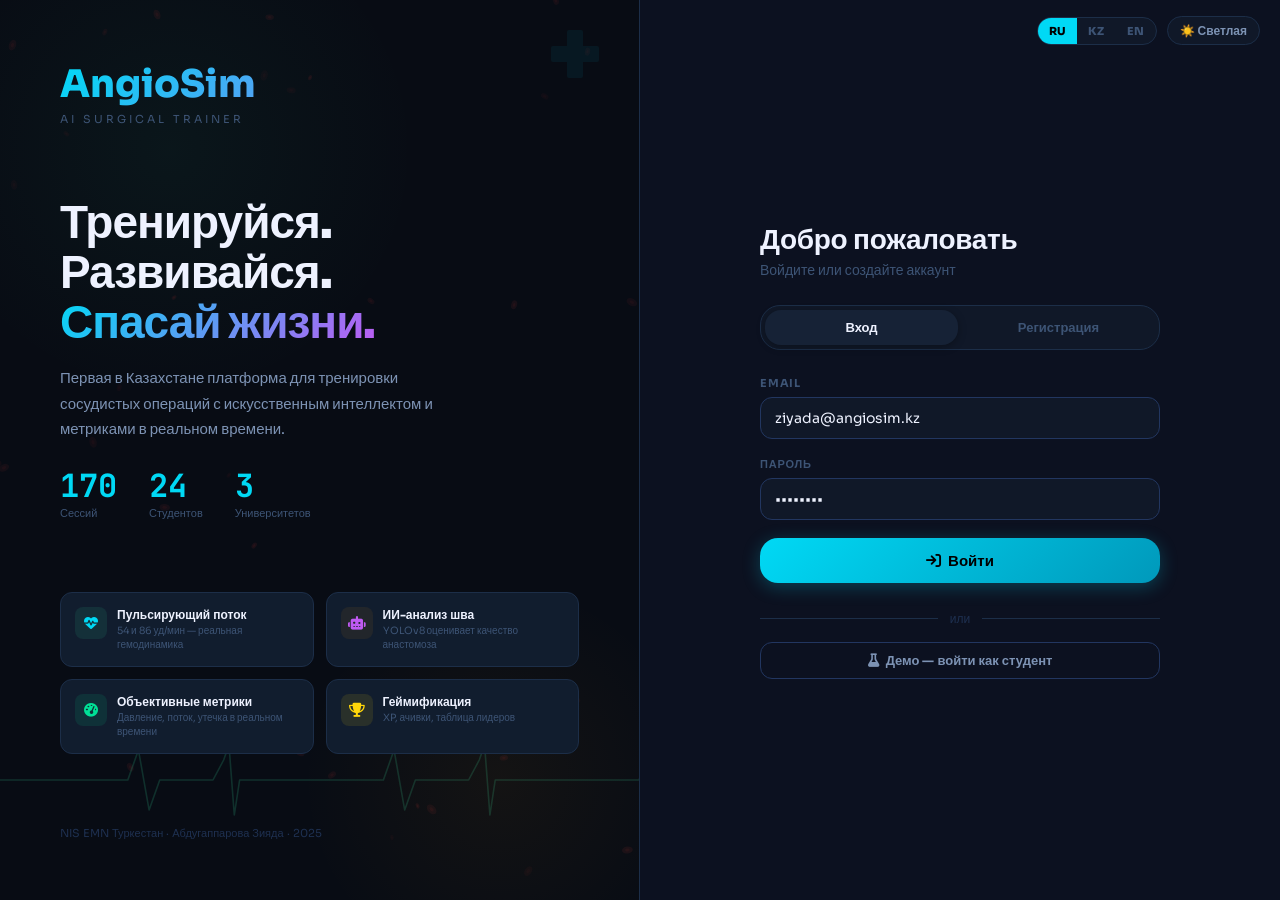
<file: index.html>
<!DOCTYPE html>
<html lang="ru" data-theme="dark">
<head>
<meta charset="UTF-8">
<meta name="viewport" content="width=device-width, initial-scale=1.0">
<title>AngioSim — AI Surgical Trainer</title>
<link rel="stylesheet" href="https://cdnjs.cloudflare.com/ajax/libs/font-awesome/6.5.0/css/all.min.css">
  <link rel="stylesheet" href="assets/css/styles.css">
  <link rel="stylesheet" href="assets/css/index.css">
</head>
<body data-page="login">

<div class="login-controls">
  <div class="lang-select">
    <button class="lang-btn active" data-lang="ru" onclick="applyLang('ru')">RU</button>
    <button class="lang-btn" data-lang="kz" onclick="applyLang('kz')">KZ</button>
    <button class="lang-btn" data-lang="en" onclick="applyLang('en')">EN</button>
  </div>
  <button class="ctrl-btn" id="theme-btn" onclick="toggleTheme()">☀️ Светлая</button>
</div>

<div class="login-page">
  <!-- LEFT: HERO -->
  <div class="l-left">
    <canvas id="particles-canvas" style="position:absolute;inset:0;width:100%;height:100%;pointer-events:none;z-index:0;opacity:.55"></canvas>
    <div class="ecg-wrap">
      <svg class="ecg-svg" viewBox="0 0 1200 80" preserveAspectRatio="none" fill="none" xmlns="http://www.w3.org/2000/svg">
        <polyline points="0,40 100,40 120,40 130,10 140,70 150,40 160,40 180,40 200,40 210,20 215,5 220,75 225,40 240,40 340,40 360,40 370,10 380,70 390,40 400,40 420,40 440,40 450,20 455,5 460,75 465,40 480,40 580,40 600,40 610,10 620,70 630,40 640,40 660,40 680,40 690,20 695,5 700,75 705,40 720,40 820,40 840,40 850,10 860,70 870,40 880,40 900,40 920,40 930,20 935,5 940,75 945,40 960,40 1060,40 1080,40 1090,10 1100,70 1110,40 1120,40 1140,40 1160,40 1170,20 1175,5 1180,75 1185,40 1200,40"
          stroke="#34d399" stroke-width="1.5" stroke-linejoin="round" stroke-linecap="round"/>
      </svg>
    </div>
    <div class="med-cross"></div>
    <div>
      <div class="brand-logo">AngioSim</div>
      <div class="brand-sub">AI Surgical Trainer</div>
    </div>

    <div class="hero fade">
      <h1>Тренируйся.<br>Развивайся.<br><span>Спасай жизни.</span></h1>
      <p>Первая в Казахстане платформа для тренировки сосудистых операций с искусственным интеллектом и метриками в реальном времени.</p>
      <div class="hero-stats">
        <div class="hstat"><div class="hstat-num" id="c1">0</div><div class="hstat-lbl">Сессий</div></div>
        <div class="hstat"><div class="hstat-num" id="c2">0</div><div class="hstat-lbl">Студентов</div></div>
        <div class="hstat"><div class="hstat-num" id="c3">0</div><div class="hstat-lbl">Университетов</div></div>
      </div>
    </div>

    <div class="features fade d2">
      <div class="feat">
        <div class="feat-icon"><i class="fa-solid fa-heart-pulse"></i></div>
        <div><div class="feat-name">Пульсирующий поток</div><div class="feat-desc">54 и 86 уд/мин — реальная гемодинамика</div></div>
      </div>
      <div class="feat">
        <div class="feat-icon" style="background:rgba(245,158,11,.08);color:var(--purple)"><i class="fa-solid fa-robot"></i></div>
        <div><div class="feat-name">ИИ-анализ шва</div><div class="feat-desc">YOLOv8 оценивает качество анастомоза</div></div>
      </div>
      <div class="feat">
        <div class="feat-icon" style="background:rgba(0,224,150,.1);color:var(--green)"><i class="fa-solid fa-gauge-high"></i></div>
        <div><div class="feat-name">Объективные метрики</div><div class="feat-desc">Давление, поток, утечка в реальном времени</div></div>
      </div>
      <div class="feat">
        <div class="feat-icon" style="background:rgba(255,214,10,.1);color:var(--yellow)"><i class="fa-solid fa-trophy"></i></div>
        <div><div class="feat-name">Геймификация</div><div class="feat-desc">XP, ачивки, таблица лидеров</div></div>
      </div>
    </div>

    <div style="font-size:11px;color:var(--t4)">NIS EMN Туркестан · Абдугаппарова Зияда · 2025</div>
  </div>

  <!-- RIGHT: AUTH -->
  <div class="l-right">
    <div class="auth-box fade d1">
      <div class="auth-heading" data-t="login_welcome">Добро пожаловать</div>
      <div class="auth-sub" data-t="login_sub">Войдите или создайте аккаунт</div>

      <div class="auth-tabs">
        <button class="auth-tab on" onclick="showTab('login')" data-t="login_tab">Вход</button>
        <button class="auth-tab" onclick="showTab('register')" data-t="reg_tab">Регистрация</button>
      </div>

      <!-- LOGIN FORM -->
      <div id="form-login">
        <div class="form-group">
          <label class="lbl" data-t="login_email">Email</label>
          <input class="inp" type="email" value="ziyada@angiosim.kz" data-tp="login_email">
        </div>
        <div class="form-group">
          <label class="lbl" data-t="login_pass">Пароль</label>
          <input class="inp" type="password" value="••••••••">
        </div>
        <button class="btn btn-primary btn-lg btn-full mb12" onclick="window.location.href='dashboard.html'">
          <i class="fa-solid fa-arrow-right-to-bracket"></i>
          <span data-t="login_btn">Войти</span>
        </button>
        <div class="sep-line">или</div>
        <button class="btn btn-ghost btn-full" onclick="window.location.href='dashboard.html'">
          <i class="fa-solid fa-flask"></i>
          <span data-t="demo_btn">Демо — войти как студент</span>
        </button>
      </div>

      <!-- REGISTER FORM -->
      <div id="form-register" style="display:none">
        <div class="form-group mb12">
          <label class="lbl" data-t="reg_role">Роль</label>
          <div class="role-grid">
            <div class="role-opt on" onclick="pickRole(this)">
              <div class="role-em">🎓</div>
              <div class="role-name" data-t="role_student">Студент</div>
              <div class="role-desc" data-t="role_student_desc">Тренировки и прогресс</div>
            </div>
            <div class="role-opt" onclick="pickRole(this)">
              <div class="role-em">👨‍🏫</div>
              <div class="role-name" data-t="role_teacher">Преподаватель</div>
              <div class="role-desc" data-t="role_teacher_desc">Мониторинг студентов</div>
            </div>
          </div>
        </div>
        <div class="form-row-2">
          <div class="form-group"><label class="lbl" data-t="reg_name">Имя и фамилия</label><input class="inp" data-tp="reg_name"></div>
          <div class="form-group"><label class="lbl" data-t="login_email">Email</label><input class="inp" type="email" data-tp="login_email"></div>
        </div>
        <div class="form-group">
          <label class="lbl" data-t="reg_uni">Университет</label>
          <input class="inp" placeholder="NIS EMN Туркестан" data-tp="reg_uni">
        </div>
        <div class="form-group">
          <label class="lbl" data-t="login_pass">Пароль</label>
          <input class="inp" type="password">
        </div>
        <button class="btn btn-primary btn-lg btn-full" onclick="window.location.href='dashboard.html'">
          <i class="fa-solid fa-user-plus"></i>
          <span data-t="reg_btn">Создать аккаунт</span>
        </button>
      </div>
    </div>
  </div>
</div>

<script>
/* ═══════════════════════════════════
   base.js — AngioSim shared logic
   Theme toggle + Language system
   ═══════════════════════════════════ */

// ── TRANSLATIONS ─────────────────────────────────────────────────
const LANG = {
  ru: {
    // nav
    nav_dashboard:    'Главная',
    nav_session:      'Новая сессия',
    nav_results:      'Результаты',
    nav_leaderboard:  'Рейтинг',
    nav_profile:      'Мой профиль',
    nav_teacher:      'Преподаватель',
  
  /* ── NAVIGATION EXTRAS ── */
  nav_lessons:         'Уроки',

  /* ── LESSONS PAGE ── */
  lessons_title:       'Видеоуроки',
  lessons_sub:         'Теория и техника сосудистой хирургии',
  filter_all:          '🎯 Все',
  filter_basics:       '📖 Основы',
  filter_technique:    '🔬 Техника',
  filter_sim:          '🤖 Симулятор',
  filter_ai:           '🧠 ИИ-анализ',
  filter_done:         '✅ Пройденные',
  search_lessons:      'Поиск уроков...',

  /* ── PROFILE PAGE ── */
  profile_title:       'Мой профиль',
  profile_sub:         'Прогресс, достижения, настройки',
  profile_sessions:    'Сессий',
  profile_avg:         'Средний балл',
  profile_badges:      'Значков',
  profile_skills:      'Навыки',
  profile_recent:      'Последние сессии',
  profile_achievements:'Достижения',
  profile_settings:    'Настройки',
  profile_all_history: 'Вся история',
  set_theme:           'Тёмная тема',
  set_theme_d:         'Переключить между тёмным и светлым режимом',
  set_notif:           'Уведомления',
  set_notif_d:         'Напоминания о тренировках и новых уроках',
  set_sound:           'Звуковые сигналы',
  set_sound_d:         'Звук при завершении сессии и достижении',
  set_lang:            'Язык интерфейса',
  set_lang_d:          'Выберите язык платформы',
  set_export:          'Экспорт данных',
  set_export_d:        'Скачать все сессии и результаты в PDF',
  set_reset:           'Сбросить прогресс',
  set_reset_d:         'Удалить все сессии и начать заново',
    nav_logout:       'Выйти',
    // topbar
    theme_dark:  '🌙 Тёмная',
    theme_light: '☀️ Светлая',
    // common
    btn_start_session: '▶ Начать сессию',
    btn_view: 'Открыть',
    btn_all: 'Все',
    live_label: 'Симулятор активен',
    // login
    login_welcome: 'Добро пожаловать',
    login_sub: 'Войдите или создайте аккаунт',
    login_tab: 'Вход',
    reg_tab: 'Регистрация',
    login_email: 'Email',
    login_pass: 'Пароль',
    login_btn: 'Войти',
    demo_btn: 'Демо — войти как студент',
    reg_name: 'Имя и фамилия',
    reg_uni: 'Университет',
    reg_role: 'Роль',
    role_student: 'Студент',
    role_teacher: 'Преподаватель',
    role_student_desc: 'Тренировки и прогресс',
    role_teacher_desc: 'Мониторинг студентов',
    reg_btn: 'Создать аккаунт',
    // dashboard
    dash_title: 'Главная',
    dash_sub: 'Добро пожаловать обратно',
    dash_welcome: 'Привет',
    dash_sessions: 'Всего сессий',
    dash_avg: 'Средний балл',
    dash_best: 'Лучший результат',
    dash_achievements: 'Достижений',
    dash_progress: 'Прогресс',
    dash_ai_tip: 'Рекомендация ИИ',
    dash_lessons: 'Видеоуроки',
    dash_recent: 'Последние сессии',
    dash_history: 'История',
    dash_ach_title: 'Достижения',
    // sessions table headers
    th_date: 'Дата',
    th_mode: 'Режим',
    th_vessel: 'Сосуд',
    th_osats: 'OSATS',
    th_leak: 'Утечка',
    th_time: 'Время',
    th_score: 'Итог',
    // lessons
    les_anatomy: 'Анатомия сосудов',
    les_anatomy_desc: 'Базовый курс: строение артерий и вен',
    les_suture: 'Техника анастомоза',
    les_suture_desc: 'Пошаговое руководство по сосудистому шву',
    les_pressure: 'Гемодинамика',
    les_pressure_desc: 'Давление, поток и клинические нормы',
    les_ai: 'ИИ-оценка шва',
    les_ai_desc: 'Как читать результаты AngioSim AI',
    les_min: 'мин',
    les_watch: 'Смотреть',
    // session
    sess_title: 'Сессия',
    sess_sensors: 'Датчики',
    sess_bpm: 'Частота пульса',
    sess_flow: 'Поток',
    sess_press: 'Давление',
    sess_leak: 'Утечка',
    sess_time: 'Время',
    sess_camera: 'Зона анализа шва',
    sess_capture: 'Сфотографировать шов',
    sess_upload: 'Загрузить',
    sess_ai: 'ИИ-анализ',
    sess_notes: 'Заметки',
    sess_end: 'Завершить сессию',
    sess_mode: 'Режим',
    sess_cam_hint: 'Нажми для анализа шва',
    sess_cam_sub: 'ИИ оценит качество анастомоза',
    sess_analyzing: 'ИИ анализирует шов...',
    sess_ai_empty: 'Сфотографируй анастомоз для оценки',
    sess_stitches: 'Стежков',
    sess_uniformity: 'Равномерность',
    // results
    res_title: 'Результаты',
    res_grade_ex: 'Отлично',
    res_grade_gd: 'Хорошо',
    res_grade_ok: 'Удовлетворительно',
    res_grade_bd: 'Требует доработки',
    res_breakdown: 'Разбивка оценки',
    res_ai: 'Анализ ИИ',
    res_strong: 'Сильные стороны',
    res_weak: 'Для улучшения',
    res_teacher_fb: 'Фидбек преподавателя',
    res_prev: 'Предыдущая сессия',
    // leaderboard
    lb_title: 'Рейтинг',
    lb_sub: 'Лучшие хирурги платформы',
    lb_score: '🏆 Лучший балл',
    lb_xp: '📈 XP Прогресс',
    lb_active: '⚡ Активность',
    lb_student: 'Студент',
    lb_uni: 'Университет',
    lb_level: 'Уровень',
    lb_avg: 'Средний балл',
    lb_trend: 'Тренд',
    // teacher
    tea_title: 'Панель преподавателя',
    tea_students: 'Студентов',
    tea_sessions: 'Сессий всего',
    tea_avg: 'Средний балл группы',
    tea_attention: 'Требуют внимания',
    tea_all_students: 'Все студенты',
    tea_group_progress: 'Прогресс группы',
  },

  kz: {
    nav_dashboard:    'Басты бет',
    nav_session:      'Жаңа сессия',
    nav_results:      'Нәтижелер',
    nav_leaderboard:  'Рейтинг',
    nav_profile:      'Менің профилім',
    nav_teacher:      'Оқытушы',
  
  nav_lessons:         'Сабақтар',
  lessons_title:       'Бейне сабақтар',
  lessons_sub:         'Тамырлық хирургияның теориясы мен техникасы',
  filter_all:          '🎯 Барлығы',
  filter_basics:       '📖 Негіздер',
  filter_technique:    '🔬 Техника',
  filter_sim:          '🤖 Симулятор',
  filter_ai:           '🧠 ЖИ-талдау',
  filter_done:         '✅ Аяқталған',
  search_lessons:      'Сабақтарды іздеу...',
  profile_title:       'Менің профилім',
  profile_sub:         'Прогресс, жетістіктер, параметрлер',
  profile_sessions:    'Сессиялар',
  profile_avg:         'Орташа балл',
  profile_badges:      'Белгілер',
  profile_skills:      'Дағдылар',
  profile_recent:      'Соңғы сессиялар',
  profile_achievements:'Жетістіктер',
  profile_settings:    'Параметрлер',
  profile_all_history: 'Барлық тарих',
  set_theme:           'Күңгірт тақырып',
  set_theme_d:         'Күңгірт және жарық режим арасында ауысу',
  set_notif:           'Хабарландырулар',
  set_notif_d:         'Жаттығулар мен жаңа сабақтар туралы еске салу',
  set_sound:           'Дыбыстық сигналдар',
  set_sound_d:         'Сессия аяқталғанда және жетістік алғанда дыбыс',
  set_lang:            'Интерфейс тілі',
  set_lang_d:          'Платформа тілін таңдаңыз',
  set_export:          'Деректерді экспорттау',
  set_export_d:        'Барлық сессияларды PDF форматында жүктеу',
  set_reset:           'Прогресті қалпына келтіру',
  set_reset_d:         'Барлық сессияларды жою және қайта бастау',
    nav_logout:       'Шығу',
    theme_dark:  '🌙 Қараңғы',
    theme_light: '☀️ Ашық',
    btn_start_session: '▶ Сессия бастау',
    btn_view: 'Ашу',
    btn_all: 'Барлығы',
    live_label: 'Симулятор белсенді',
    login_welcome: 'Қош келдіңіз',
    login_sub: 'Кіріңіз немесе тіркеліңіз',
    login_tab: 'Кіру',
    reg_tab: 'Тіркелу',
    login_email: 'Email',
    login_pass: 'Құпия сөз',
    login_btn: 'Кіру',
    demo_btn: 'Демо — студент ретінде кіру',
    reg_name: 'Аты-жөні',
    reg_uni: 'Университет',
    reg_role: 'Рөл',
    role_student: 'Студент',
    role_teacher: 'Оқытушы',
    role_student_desc: 'Жаттығу және прогресс',
    role_teacher_desc: 'Студенттерді бақылау',
    reg_btn: 'Тіркелу',
    dash_title: 'Басты бет',
    dash_sub: 'Қайта оралуыңызбен',
    dash_welcome: 'Сәлем',
    dash_sessions: 'Барлық сессиялар',
    dash_avg: 'Орташа балл',
    dash_best: 'Үздік нәтиже',
    dash_achievements: 'Жетістіктер',
    dash_progress: 'Прогресс',
    dash_ai_tip: 'ЖИ ұсынысы',
    dash_lessons: 'Бейне сабақтар',
    dash_recent: 'Соңғы сессиялар',
    dash_history: 'Тарих',
    dash_ach_title: 'Жетістіктер',
    th_date:'Күні',th_mode:'Режим',th_vessel:'Тамыр',th_osats:'OSATS',th_leak:'Ағып кету',th_time:'Уақыт',th_score:'Нәтиже',
    les_anatomy:'Тамыр анатомиясы',les_anatomy_desc:'Негізгі курс: артерия және вена құрылымы',
    les_suture:'Анастомоз техникасы',les_suture_desc:'Тамырлық тігіске қадамдық нұсқаулық',
    les_pressure:'Гемодинамика',les_pressure_desc:'Қысым, ағын және клиникалық нормалар',
    les_ai:'ЖИ тігіс бағасы',les_ai_desc:'AngioSim AI нәтижелерін қалай оқуға болады',
    les_min:'мин',les_watch:'Қарау',
    sess_title:'Сессия',sess_sensors:'Датчиктер',sess_bpm:'Жүрек соғысы жиілігі',
    sess_flow:'Ағын',sess_press:'Қысым',sess_leak:'Ағып кету',sess_time:'Уақыт',
    sess_camera:'Тігіс талдау аймағы',sess_capture:'Тігісті суретке түсіру',
    sess_upload:'Жүктеу',sess_ai:'ЖИ-талдау',sess_notes:'Жазбалар',
    sess_end:'Сессияны аяқтау',sess_mode:'Режим',
    sess_cam_hint:'Талдау үшін басыңыз',sess_cam_sub:'ЖИ анастомоз сапасын бағалайды',
    sess_analyzing:'ЖИ тігісті талдап жатыр...',sess_ai_empty:'Бағалау үшін анастомозды суретке түсіріңіз',
    sess_stitches:'Тігістер',sess_uniformity:'Біркелкілік',
    res_title:'Нәтижелер',res_grade_ex:'Өте жақсы',res_grade_gd:'Жақсы',
    res_grade_ok:'Қанағаттанарлық',res_grade_bd:'Жетілдіру қажет',
    res_breakdown:'Баллдың бөлінуі',res_ai:'ЖИ талдауы',
    res_strong:'Күшті жақтары',res_weak:'Жақсарту үшін',res_teacher_fb:'Оқытушы пікірі',res_prev:'Алдыңғы сессия',
    lb_title:'Рейтинг',lb_sub:'Платформаның үздік хирургтары',
    lb_score:'🏆 Үздік балл',lb_xp:'📈 XP Прогресс',lb_active:'⚡ Белсенділік',
    lb_student:'Студент',lb_uni:'Университет',lb_level:'Деңгей',lb_avg:'Орташа балл',lb_trend:'Үрдіс',
    tea_title:'Оқытушы тақтасы',tea_students:'Студенттер',tea_sessions:'Барлық сессиялар',
    tea_avg:'Топтың орташа баллы',tea_attention:'Назар аудару қажет',
    tea_all_students:'Барлық студенттер',tea_group_progress:'Топ прогресі',
  },

  en: {
    nav_dashboard:    'Dashboard',
    nav_session:      'New Session',
    nav_results:      'Results',
    nav_leaderboard:  'Leaderboard',
    nav_profile:      'My Profile',
    nav_teacher:      'Teacher',
  
  nav_lessons:         'Lessons',
  lessons_title:       'Video Lessons',
  lessons_sub:         'Theory and technique of vascular surgery',
  filter_all:          '🎯 All',
  filter_basics:       '📖 Basics',
  filter_technique:    '🔬 Technique',
  filter_sim:          '🤖 Simulator',
  filter_ai:           '🧠 AI Analysis',
  filter_done:         '✅ Completed',
  search_lessons:      'Search lessons...',
  profile_title:       'My Profile',
  profile_sub:         'Progress, achievements, settings',
  profile_sessions:    'Sessions',
  profile_avg:         'Average Score',
  profile_badges:      'Badges',
  profile_skills:      'Skills',
  profile_recent:      'Recent Sessions',
  profile_achievements:'Achievements',
  profile_settings:    'Settings',
  profile_all_history: 'Full History',
  set_theme:           'Dark Theme',
  set_theme_d:         'Switch between dark and light mode',
  set_notif:           'Notifications',
  set_notif_d:         'Reminders about training and new lessons',
  set_sound:           'Sound Alerts',
  set_sound_d:         'Sound on session end and new achievement',
  set_lang:            'Interface Language',
  set_lang_d:          'Choose platform language',
  set_export:          'Export Data',
  set_export_d:        'Download all sessions and results as PDF',
  set_reset:           'Reset Progress',
  set_reset_d:         'Delete all sessions and start over',
    nav_logout:       'Log Out',
    theme_dark:  '🌙 Dark',
    theme_light: '☀️ Light',
    btn_start_session: '▶ Start Session',
    btn_view: 'Open',
    btn_all: 'All',
    live_label: 'Simulator Active',
    login_welcome: 'Welcome',
    login_sub: 'Sign in or create an account',
    login_tab: 'Sign In',
    reg_tab: 'Register',
    login_email: 'Email',
    login_pass: 'Password',
    login_btn: 'Sign In',
    demo_btn: 'Demo — enter as student',
    reg_name: 'Full Name',
    reg_uni: 'University',
    reg_role: 'Role',
    role_student: 'Student',
    role_teacher: 'Teacher',
    role_student_desc: 'Training & progress',
    role_teacher_desc: 'Monitor students',
    reg_btn: 'Create Account',
    dash_title: 'Dashboard',
    dash_sub: 'Welcome back',
    dash_welcome: 'Hello',
    dash_sessions: 'Total Sessions',
    dash_avg: 'Average Score',
    dash_best: 'Best Result',
    dash_achievements: 'Achievements',
    dash_progress: 'Progress',
    dash_ai_tip: 'AI Recommendation',
    dash_lessons: 'Video Lessons',
    dash_recent: 'Recent Sessions',
    dash_history: 'History',
    dash_ach_title: 'Achievements',
    th_date:'Date',th_mode:'Mode',th_vessel:'Vessel',th_osats:'OSATS',th_leak:'Leak',th_time:'Time',th_score:'Score',
    les_anatomy:'Vascular Anatomy',les_anatomy_desc:'Basic course: artery and vein structure',
    les_suture:'Anastomosis Technique',les_suture_desc:'Step-by-step vascular suture guide',
    les_pressure:'Hemodynamics',les_pressure_desc:'Pressure, flow and clinical norms',
    les_ai:'AI Suture Assessment',les_ai_desc:'How to read AngioSim AI results',
    les_min:'min',les_watch:'Watch',
    sess_title:'Session',sess_sensors:'Sensors',sess_bpm:'Heart Rate',
    sess_flow:'Flow',sess_press:'Pressure',sess_leak:'Leak',sess_time:'Time',
    sess_camera:'Suture Analysis Zone',sess_capture:'Photograph Suture',
    sess_upload:'Upload',sess_ai:'AI Analysis',sess_notes:'Notes',
    sess_end:'End Session',sess_mode:'Mode',
    sess_cam_hint:'Tap to analyze suture',sess_cam_sub:'AI will evaluate anastomosis quality',
    sess_analyzing:'AI analyzing suture...',sess_ai_empty:'Photograph anastomosis for assessment',
    sess_stitches:'Stitches',sess_uniformity:'Uniformity',
    res_title:'Results',res_grade_ex:'Excellent',res_grade_gd:'Good',
    res_grade_ok:'Satisfactory',res_grade_bd:'Needs Improvement',
    res_breakdown:'Score Breakdown',res_ai:'AI Analysis',
    res_strong:'Strengths',res_weak:'Areas to Improve',res_teacher_fb:'Teacher Feedback',res_prev:'Previous Session',
    lb_title:'Leaderboard',lb_sub:'Top surgeons on the platform',
    lb_score:'🏆 Best Score',lb_xp:'📈 XP Progress',lb_active:'⚡ Activity',
    lb_student:'Student',lb_uni:'University',lb_level:'Level',lb_avg:'Avg Score',lb_trend:'Trend',
    tea_title:'Teacher Dashboard',tea_students:'Students',tea_sessions:'Total Sessions',
    tea_avg:'Group Average Score',tea_attention:'Need Attention',
    tea_all_students:'All Students',tea_group_progress:'Group Progress',
  }
};

// ── STATE ─────────────────────────────────────────────────────────
let currentLang = localStorage.getItem('as_lang') || 'ru';
let currentTheme = localStorage.getItem('as_theme') || 'dark';

// ── APPLY THEME ───────────────────────────────────────────────────
function applyTheme(theme) {
  currentTheme = theme;
  document.documentElement.setAttribute('data-theme', theme);
  localStorage.setItem('as_theme', theme);
  const btn = document.getElementById('theme-btn');
  if (btn) btn.textContent = LANG[currentLang][theme === 'dark' ? 'theme_light' : 'theme_dark'];
}

function toggleTheme() {
  applyTheme(currentTheme === 'dark' ? 'light' : 'dark');
}

// ── APPLY LANGUAGE ────────────────────────────────────────────────
function applyLang(lang) {
  currentLang = lang;
  localStorage.setItem('as_lang', lang);

  // update all [data-t] elements
  document.querySelectorAll('[data-t]').forEach(el => {
    const key = el.getAttribute('data-t');
    if (LANG[lang][key] !== undefined) el.textContent = LANG[lang][key];
  });

  // update placeholder [data-tp]
  document.querySelectorAll('[data-tp]').forEach(el => {
    const key = el.getAttribute('data-tp');
    if (LANG[lang][key] !== undefined) el.placeholder = LANG[lang][key];
  });

  // highlight active lang button
  document.querySelectorAll('.lang-btn').forEach(b => {
    b.classList.toggle('active', b.dataset.lang === lang);
  });

  // update theme btn label
  const btn = document.getElementById('theme-btn');
  if (btn) btn.textContent = LANG[lang][currentTheme === 'dark' ? 'theme_light' : 'theme_dark'];
}

// ── SIDEBAR ACTIVE STATE ──────────────────────────────────────────
function setActiveNav() {
  const page = document.body.dataset.page;
  document.querySelectorAll('.nav-item[data-page]').forEach(el => {
    el.classList.toggle('active', el.dataset.page === page);
  });
}

// ── INIT ──────────────────────────────────────────────────────────
document.addEventListener('DOMContentLoaded', () => {
  applyTheme(currentTheme);
  applyLang(currentLang);
  setActiveNav();
});

// T helper for JS-generated text
function t(key) {
  return LANG[currentLang][key] || key;
}


/* ══════════════════════════════════════
   #9  RIPPLE on all .btn clicks
══════════════════════════════════════ */
document.addEventListener('click', function(e) {
  const btn = e.target.closest('.btn');
  if (!btn) return;
  const r = document.createElement('span');
  r.className = 'ripple';
  const rect = btn.getBoundingClientRect();
  const size = Math.max(rect.width, rect.height);
  r.style.cssText = 'width:'+size+'px;height:'+size+'px;left:'+(e.clientX-rect.left-size/2)+'px;top:'+(e.clientY-rect.top-size/2)+'px';
  btn.appendChild(r);
  setTimeout(function(){ r.remove(); }, 560);
});

/* ══════════════════════════════════════
   #5  SKELETON on stat cards (dashboard/teacher)
══════════════════════════════════════ */
(function(){
  const scards = document.querySelectorAll('.scard');
  if (!scards.length) return;
  scards.forEach(function(c){ c.classList.add('sk-active'); });
  setTimeout(function(){
    scards.forEach(function(c){
      c.classList.remove('sk-active');
      c.style.transition = 'opacity .4s';
    });
  }, 900);
})();

</script>
<script>
function showTab(t) {
  document.getElementById('form-login').style.display = t==='login' ? 'block' : 'none';
  document.getElementById('form-register').style.display = t==='register' ? 'block' : 'none';
  document.querySelectorAll('.auth-tab').forEach((el,i) =>
    el.classList.toggle('on', (t==='login'&&i===0)||(t==='register'&&i===1))
  );
}
function pickRole(el) {
  document.querySelectorAll('.role-opt').forEach(r => r.classList.remove('on'));
  el.classList.add('on');
}
// counters
function animCount(el, target) {
  let v = 0; const step = Math.ceil(target/40);
  const id = setInterval(() => { v = Math.min(v+step, target); el.textContent = v; if(v>=target) clearInterval(id); }, 35);
}
animCount(document.getElementById('c1'), 187);
animCount(document.getElementById('c2'), 24);
animCount(document.getElementById('c3'), 3);


/* ══ #2 BLOOD CELL PARTICLES ══ */
(function(){
  const cv = document.getElementById('particles-canvas');
  if (!cv) return;
  const ctx = cv.getContext('2d');
  function resize(){ cv.width = cv.offsetWidth; cv.height = cv.offsetHeight; }
  resize();
  window.addEventListener('resize', resize);
  const N = 38;
  const cells = Array.from({length:N}, function(){
    return {
      x: Math.random()*cv.width,
      y: Math.random()*cv.height,
      r: 2.5 + Math.random()*3.5,
      vx: (Math.random()-.5)*.35,
      vy: (Math.random()-.5)*.35,
      op: .06 + Math.random()*.1,
      rot: Math.random()*Math.PI*2,
      vr: (Math.random()-.5)*.008,
    };
  });
  function draw(){
    ctx.clearRect(0,0,cv.width,cv.height);
    cells.forEach(function(c){
      c.x+=c.vx; c.y+=c.vy; c.rot+=c.vr;
      if(c.x<-20) c.x=cv.width+20;
      if(c.x>cv.width+20) c.x=-20;
      if(c.y<-20) c.y=cv.height+20;
      if(c.y>cv.height+20) c.y=-20;
      ctx.save();
      ctx.globalAlpha=c.op;
      ctx.translate(c.x,c.y);
      ctx.rotate(c.rot);
      // erythrocyte shape
      ctx.beginPath();
      ctx.ellipse(0,0,c.r,c.r*.65,0,0,Math.PI*2);
      ctx.fillStyle='#e53e3e';
      ctx.fill();
      // center dimple
      ctx.beginPath();
      ctx.ellipse(0,0,c.r*.42,c.r*.28,0,0,Math.PI*2);
      ctx.fillStyle='#c53030';
      ctx.fill();
      ctx.restore();
    });
    requestAnimationFrame(draw);
  }
  draw();
})();

</script>
</body>
</html>
</file>
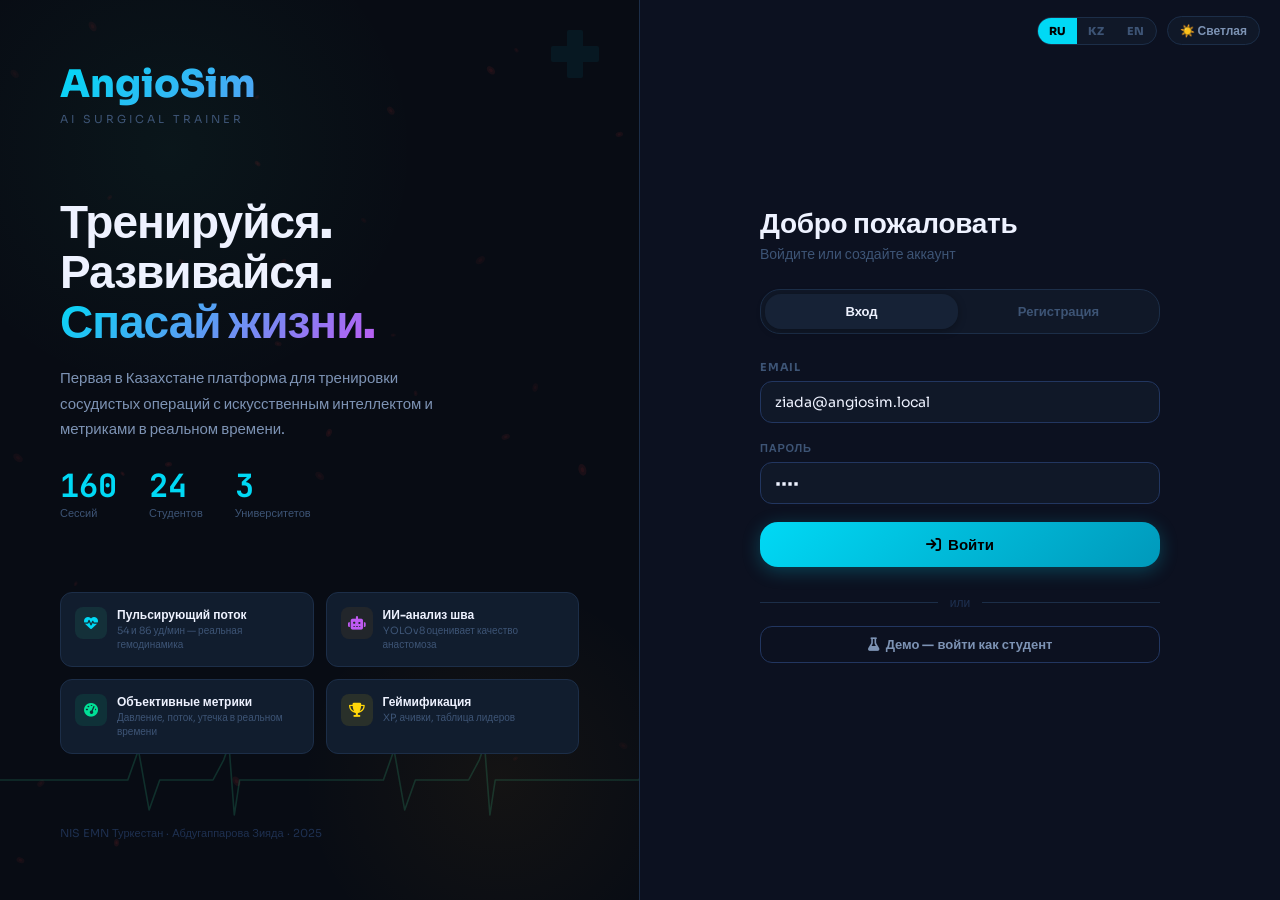
<file: frontend/static/index.html>
<!DOCTYPE html>
<html lang="ru" data-theme="dark">
<head>
<meta charset="UTF-8">
<meta name="viewport" content="width=device-width, initial-scale=1.0">
<title>AngioSim — AI Surgical Trainer</title>
<link rel="stylesheet" href="https://cdnjs.cloudflare.com/ajax/libs/font-awesome/6.5.0/css/all.min.css">
  <link rel="stylesheet" href="assets/css/styles.css">
  <link rel="stylesheet" href="assets/css/index.css">
</head>
<body data-page="login">

<div class="login-controls">
  <div class="lang-select">
    <button class="lang-btn active" data-lang="ru" onclick="applyLang('ru')">RU</button>
    <button class="lang-btn" data-lang="kz" onclick="applyLang('kz')">KZ</button>
    <button class="lang-btn" data-lang="en" onclick="applyLang('en')">EN</button>
  </div>
  <button class="ctrl-btn" id="theme-btn" onclick="toggleTheme()">☀️ Светлая</button>
</div>

<div class="login-page">
  <!-- LEFT: HERO -->
  <div class="l-left">
    <canvas id="particles-canvas" style="position:absolute;inset:0;width:100%;height:100%;pointer-events:none;z-index:0;opacity:.55"></canvas>
    <div class="ecg-wrap">
      <svg class="ecg-svg" viewBox="0 0 1200 80" preserveAspectRatio="none" fill="none" xmlns="http://www.w3.org/2000/svg">
        <polyline points="0,40 100,40 120,40 130,10 140,70 150,40 160,40 180,40 200,40 210,20 215,5 220,75 225,40 240,40 340,40 360,40 370,10 380,70 390,40 400,40 420,40 440,40 450,20 455,5 460,75 465,40 480,40 580,40 600,40 610,10 620,70 630,40 640,40 660,40 680,40 690,20 695,5 700,75 705,40 720,40 820,40 840,40 850,10 860,70 870,40 880,40 900,40 920,40 930,20 935,5 940,75 945,40 960,40 1060,40 1080,40 1090,10 1100,70 1110,40 1120,40 1140,40 1160,40 1170,20 1175,5 1180,75 1185,40 1200,40"
          stroke="#34d399" stroke-width="1.5" stroke-linejoin="round" stroke-linecap="round"/>
      </svg>
    </div>
    <div class="med-cross"></div>
    <div>
      <div class="brand-logo">AngioSim</div>
      <div class="brand-sub">AI Surgical Trainer</div>
    </div>

    <div class="hero fade">
      <h1>Тренируйся.<br>Развивайся.<br><span>Спасай жизни.</span></h1>
      <p>Первая в Казахстане платформа для тренировки сосудистых операций с искусственным интеллектом и метриками в реальном времени.</p>
      <div class="hero-stats">
        <div class="hstat"><div class="hstat-num" id="c1">0</div><div class="hstat-lbl">Сессий</div></div>
        <div class="hstat"><div class="hstat-num" id="c2">0</div><div class="hstat-lbl">Студентов</div></div>
        <div class="hstat"><div class="hstat-num" id="c3">0</div><div class="hstat-lbl">Университетов</div></div>
      </div>
    </div>

    <div class="features fade d2">
      <div class="feat">
        <div class="feat-icon"><i class="fa-solid fa-heart-pulse"></i></div>
        <div><div class="feat-name">Пульсирующий поток</div><div class="feat-desc">54 и 86 уд/мин — реальная гемодинамика</div></div>
      </div>
      <div class="feat">
        <div class="feat-icon" style="background:rgba(245,158,11,.08);color:var(--purple)"><i class="fa-solid fa-robot"></i></div>
        <div><div class="feat-name">ИИ-анализ шва</div><div class="feat-desc">YOLOv8 оценивает качество анастомоза</div></div>
      </div>
      <div class="feat">
        <div class="feat-icon" style="background:rgba(0,224,150,.1);color:var(--green)"><i class="fa-solid fa-gauge-high"></i></div>
        <div><div class="feat-name">Объективные метрики</div><div class="feat-desc">Давление, поток, утечка в реальном времени</div></div>
      </div>
      <div class="feat">
        <div class="feat-icon" style="background:rgba(255,214,10,.1);color:var(--yellow)"><i class="fa-solid fa-trophy"></i></div>
        <div><div class="feat-name">Геймификация</div><div class="feat-desc">XP, ачивки, таблица лидеров</div></div>
      </div>
    </div>

    <div style="font-size:11px;color:var(--t4)">NIS EMN Туркестан · Абдугаппарова Зияда · 2025</div>
  </div>

  <!-- RIGHT: AUTH -->
  <div class="l-right">
    <div class="auth-box fade d1">
      <div class="auth-heading" data-t="login_welcome">Добро пожаловать</div>
      <div class="auth-sub" data-t="login_sub">Войдите или создайте аккаунт</div>

      <div class="auth-tabs">
        <button class="auth-tab on" onclick="showTab('login')" data-t="login_tab">Вход</button>
        <button class="auth-tab" onclick="showTab('register')" data-t="reg_tab">Регистрация</button>
      </div>

      <!-- LOGIN FORM -->
      <div id="form-login">
        <div class="form-group">
          <label class="lbl" data-t="login_email">Email</label>
          <input class="inp" id="login-email" type="email" value="ziada@angiosim.local" data-tp="login_email">
        </div>
        <div class="form-group">
          <label class="lbl" data-t="login_pass">Пароль</label>
          <input class="inp" id="login-password" type="password" value="demo">
        </div>
        <button type="button" class="btn btn-primary btn-lg btn-full mb12" onclick="loginUser()">
          <i class="fa-solid fa-arrow-right-to-bracket"></i>
          <span data-t="login_btn">Войти</span>
        </button>
        <div class="sep-line">или</div>
        <button type="button" class="btn btn-ghost btn-full" onclick="demoLogin('student')">
          <i class="fa-solid fa-flask"></i>
          <span data-t="demo_btn">Демо — войти как студент</span>
        </button>
      </div>

      <!-- REGISTER FORM -->
      <div id="form-register" style="display:none">
        <div class="form-group mb12">
          <label class="lbl" data-t="reg_role">Роль</label>
          <div class="role-grid">
            <div class="role-opt on" data-role="student" onclick="pickRole(this)">
              <div class="role-em">🎓</div>
              <div class="role-name" data-t="role_student">Студент</div>
              <div class="role-desc" data-t="role_student_desc">Тренировки и прогресс</div>
            </div>
            <div class="role-opt" data-role="teacher" onclick="pickRole(this)">
              <div class="role-em">👨‍🏫</div>
              <div class="role-name" data-t="role_teacher">Преподаватель</div>
              <div class="role-desc" data-t="role_teacher_desc">Мониторинг студентов</div>
            </div>
          </div>
        </div>
        <div class="form-row-2">
          <div class="form-group"><label class="lbl" data-t="reg_name">Имя и фамилия</label><input class="inp" id="reg-name" data-tp="reg_name"></div>
          <div class="form-group"><label class="lbl" data-t="login_email">Email</label><input class="inp" id="reg-email" type="email" data-tp="login_email"></div>
        </div>
        <div class="form-group">
          <label class="lbl" data-t="reg_uni">Университет</label>
          <input class="inp" id="reg-university" placeholder="NIS EMN Туркестан" data-tp="reg_uni">
        </div>
        <div class="form-group">
          <label class="lbl" data-t="login_pass">Пароль</label>
          <input class="inp" id="reg-password" type="password">
        </div>
        <button type="button" class="btn btn-primary btn-lg btn-full" onclick="registerUser()">
          <i class="fa-solid fa-user-plus"></i>
          <span data-t="reg_btn">Создать аккаунт</span>
        </button>
      </div>
      <div id="auth-message" class="auth-message" role="status" aria-live="polite"></div>
    </div>
  </div>
</div>

<script>
/* ═══════════════════════════════════
   base.js — AngioSim shared logic
   Theme toggle + Language system
   ═══════════════════════════════════ */

// ── TRANSLATIONS ─────────────────────────────────────────────────
const LANG = {
  ru: {
    // nav
    nav_dashboard:    'Главная',
    nav_session:      'Новая сессия',
    nav_results:      'Результаты',
    nav_leaderboard:  'Рейтинг',
    nav_profile:      'Мой профиль',
    nav_teacher:      'Преподаватель',
  
  /* ── NAVIGATION EXTRAS ── */
  nav_lessons:         'Уроки',

  /* ── LESSONS PAGE ── */
  lessons_title:       'Видеоуроки',
  lessons_sub:         'Теория и техника сосудистой хирургии',
  filter_all:          '🎯 Все',
  filter_basics:       '📖 Основы',
  filter_technique:    '🔬 Техника',
  filter_sim:          '🤖 Симулятор',
  filter_ai:           '🧠 ИИ-анализ',
  filter_done:         '✅ Пройденные',
  search_lessons:      'Поиск уроков...',

  /* ── PROFILE PAGE ── */
  profile_title:       'Мой профиль',
  profile_sub:         'Прогресс, достижения, настройки',
  profile_sessions:    'Сессий',
  profile_avg:         'Средний балл',
  profile_badges:      'Значков',
  profile_skills:      'Навыки',
  profile_recent:      'Последние сессии',
  profile_achievements:'Достижения',
  profile_settings:    'Настройки',
  profile_all_history: 'Вся история',
  set_theme:           'Тёмная тема',
  set_theme_d:         'Переключить между тёмным и светлым режимом',
  set_notif:           'Уведомления',
  set_notif_d:         'Напоминания о тренировках и новых уроках',
  set_sound:           'Звуковые сигналы',
  set_sound_d:         'Звук при завершении сессии и достижении',
  set_lang:            'Язык интерфейса',
  set_lang_d:          'Выберите язык платформы',
  set_export:          'Экспорт данных',
  set_export_d:        'Скачать все сессии и результаты в PDF',
  set_reset:           'Сбросить прогресс',
  set_reset_d:         'Удалить все сессии и начать заново',
    nav_logout:       'Выйти',
    // topbar
    theme_dark:  '🌙 Тёмная',
    theme_light: '☀️ Светлая',
    // common
    btn_start_session: '▶ Начать сессию',
    btn_view: 'Открыть',
    btn_all: 'Все',
    live_label: 'Симулятор активен',
    // login
    login_welcome: 'Добро пожаловать',
    login_sub: 'Войдите или создайте аккаунт',
    login_tab: 'Вход',
    reg_tab: 'Регистрация',
    login_email: 'Email',
    login_pass: 'Пароль',
    login_btn: 'Войти',
    demo_btn: 'Демо — войти как студент',
    reg_name: 'Имя и фамилия',
    reg_uni: 'Университет',
    reg_role: 'Роль',
    role_student: 'Студент',
    role_teacher: 'Преподаватель',
    role_student_desc: 'Тренировки и прогресс',
    role_teacher_desc: 'Мониторинг студентов',
    reg_btn: 'Создать аккаунт',
    // dashboard
    dash_title: 'Главная',
    dash_sub: 'Добро пожаловать обратно',
    dash_welcome: 'Привет',
    dash_sessions: 'Всего сессий',
    dash_avg: 'Средний балл',
    dash_best: 'Лучший результат',
    dash_achievements: 'Достижений',
    dash_progress: 'Прогресс',
    dash_ai_tip: 'Рекомендация ИИ',
    dash_lessons: 'Видеоуроки',
    dash_recent: 'Последние сессии',
    dash_history: 'История',
    dash_ach_title: 'Достижения',
    // sessions table headers
    th_date: 'Дата',
    th_mode: 'Режим',
    th_vessel: 'Сосуд',
    th_osats: 'OSATS',
    th_leak: 'Утечка',
    th_time: 'Время',
    th_score: 'Итог',
    // lessons
    les_anatomy: 'Анатомия сосудов',
    les_anatomy_desc: 'Базовый курс: строение артерий и вен',
    les_suture: 'Техника анастомоза',
    les_suture_desc: 'Пошаговое руководство по сосудистому шву',
    les_pressure: 'Гемодинамика',
    les_pressure_desc: 'Давление, поток и клинические нормы',
    les_ai: 'ИИ-оценка шва',
    les_ai_desc: 'Как читать результаты AngioSim AI',
    les_min: 'мин',
    les_watch: 'Смотреть',
    // session
    sess_title: 'Сессия',
    sess_sensors: 'Датчики',
    sess_bpm: 'Частота пульса',
    sess_flow: 'Поток',
    sess_press: 'Давление',
    sess_leak: 'Утечка',
    sess_time: 'Время',
    sess_camera: 'Зона анализа шва',
    sess_capture: 'Сфотографировать шов',
    sess_upload: 'Загрузить',
    sess_ai: 'ИИ-анализ',
    sess_notes: 'Заметки',
    sess_end: 'Завершить сессию',
    sess_mode: 'Режим',
    sess_cam_hint: 'Нажми для анализа шва',
    sess_cam_sub: 'ИИ оценит качество анастомоза',
    sess_analyzing: 'ИИ анализирует шов...',
    sess_ai_empty: 'Сфотографируй анастомоз для оценки',
    sess_stitches: 'Стежков',
    sess_uniformity: 'Равномерность',
    // results
    res_title: 'Результаты',
    res_grade_ex: 'Отлично',
    res_grade_gd: 'Хорошо',
    res_grade_ok: 'Удовлетворительно',
    res_grade_bd: 'Требует доработки',
    res_breakdown: 'Разбивка оценки',
    res_ai: 'Анализ ИИ',
    res_strong: 'Сильные стороны',
    res_weak: 'Для улучшения',
    res_teacher_fb: 'Фидбек преподавателя',
    res_prev: 'Предыдущая сессия',
    // leaderboard
    lb_title: 'Рейтинг',
    lb_sub: 'Лучшие хирурги платформы',
    lb_score: '🏆 Лучший балл',
    lb_xp: '📈 XP Прогресс',
    lb_active: '⚡ Активность',
    lb_student: 'Студент',
    lb_uni: 'Университет',
    lb_level: 'Уровень',
    lb_avg: 'Средний балл',
    lb_trend: 'Тренд',
    // teacher
    tea_title: 'Панель преподавателя',
    tea_students: 'Студентов',
    tea_sessions: 'Сессий всего',
    tea_avg: 'Средний балл группы',
    tea_attention: 'Требуют внимания',
    tea_all_students: 'Все студенты',
    tea_group_progress: 'Прогресс группы',
  },

  kz: {
    nav_dashboard:    'Басты бет',
    nav_session:      'Жаңа сессия',
    nav_results:      'Нәтижелер',
    nav_leaderboard:  'Рейтинг',
    nav_profile:      'Менің профилім',
    nav_teacher:      'Оқытушы',
  
  nav_lessons:         'Сабақтар',
  lessons_title:       'Бейне сабақтар',
  lessons_sub:         'Тамырлық хирургияның теориясы мен техникасы',
  filter_all:          '🎯 Барлығы',
  filter_basics:       '📖 Негіздер',
  filter_technique:    '🔬 Техника',
  filter_sim:          '🤖 Симулятор',
  filter_ai:           '🧠 ЖИ-талдау',
  filter_done:         '✅ Аяқталған',
  search_lessons:      'Сабақтарды іздеу...',
  profile_title:       'Менің профилім',
  profile_sub:         'Прогресс, жетістіктер, параметрлер',
  profile_sessions:    'Сессиялар',
  profile_avg:         'Орташа балл',
  profile_badges:      'Белгілер',
  profile_skills:      'Дағдылар',
  profile_recent:      'Соңғы сессиялар',
  profile_achievements:'Жетістіктер',
  profile_settings:    'Параметрлер',
  profile_all_history: 'Барлық тарих',
  set_theme:           'Күңгірт тақырып',
  set_theme_d:         'Күңгірт және жарық режим арасында ауысу',
  set_notif:           'Хабарландырулар',
  set_notif_d:         'Жаттығулар мен жаңа сабақтар туралы еске салу',
  set_sound:           'Дыбыстық сигналдар',
  set_sound_d:         'Сессия аяқталғанда және жетістік алғанда дыбыс',
  set_lang:            'Интерфейс тілі',
  set_lang_d:          'Платформа тілін таңдаңыз',
  set_export:          'Деректерді экспорттау',
  set_export_d:        'Барлық сессияларды PDF форматында жүктеу',
  set_reset:           'Прогресті қалпына келтіру',
  set_reset_d:         'Барлық сессияларды жою және қайта бастау',
    nav_logout:       'Шығу',
    theme_dark:  '🌙 Қараңғы',
    theme_light: '☀️ Ашық',
    btn_start_session: '▶ Сессия бастау',
    btn_view: 'Ашу',
    btn_all: 'Барлығы',
    live_label: 'Симулятор белсенді',
    login_welcome: 'Қош келдіңіз',
    login_sub: 'Кіріңіз немесе тіркеліңіз',
    login_tab: 'Кіру',
    reg_tab: 'Тіркелу',
    login_email: 'Email',
    login_pass: 'Құпия сөз',
    login_btn: 'Кіру',
    demo_btn: 'Демо — студент ретінде кіру',
    reg_name: 'Аты-жөні',
    reg_uni: 'Университет',
    reg_role: 'Рөл',
    role_student: 'Студент',
    role_teacher: 'Оқытушы',
    role_student_desc: 'Жаттығу және прогресс',
    role_teacher_desc: 'Студенттерді бақылау',
    reg_btn: 'Тіркелу',
    dash_title: 'Басты бет',
    dash_sub: 'Қайта оралуыңызбен',
    dash_welcome: 'Сәлем',
    dash_sessions: 'Барлық сессиялар',
    dash_avg: 'Орташа балл',
    dash_best: 'Үздік нәтиже',
    dash_achievements: 'Жетістіктер',
    dash_progress: 'Прогресс',
    dash_ai_tip: 'ЖИ ұсынысы',
    dash_lessons: 'Бейне сабақтар',
    dash_recent: 'Соңғы сессиялар',
    dash_history: 'Тарих',
    dash_ach_title: 'Жетістіктер',
    th_date:'Күні',th_mode:'Режим',th_vessel:'Тамыр',th_osats:'OSATS',th_leak:'Ағып кету',th_time:'Уақыт',th_score:'Нәтиже',
    les_anatomy:'Тамыр анатомиясы',les_anatomy_desc:'Негізгі курс: артерия және вена құрылымы',
    les_suture:'Анастомоз техникасы',les_suture_desc:'Тамырлық тігіске қадамдық нұсқаулық',
    les_pressure:'Гемодинамика',les_pressure_desc:'Қысым, ағын және клиникалық нормалар',
    les_ai:'ЖИ тігіс бағасы',les_ai_desc:'AngioSim AI нәтижелерін қалай оқуға болады',
    les_min:'мин',les_watch:'Қарау',
    sess_title:'Сессия',sess_sensors:'Датчиктер',sess_bpm:'Жүрек соғысы жиілігі',
    sess_flow:'Ағын',sess_press:'Қысым',sess_leak:'Ағып кету',sess_time:'Уақыт',
    sess_camera:'Тігіс талдау аймағы',sess_capture:'Тігісті суретке түсіру',
    sess_upload:'Жүктеу',sess_ai:'ЖИ-талдау',sess_notes:'Жазбалар',
    sess_end:'Сессияны аяқтау',sess_mode:'Режим',
    sess_cam_hint:'Талдау үшін басыңыз',sess_cam_sub:'ЖИ анастомоз сапасын бағалайды',
    sess_analyzing:'ЖИ тігісті талдап жатыр...',sess_ai_empty:'Бағалау үшін анастомозды суретке түсіріңіз',
    sess_stitches:'Тігістер',sess_uniformity:'Біркелкілік',
    res_title:'Нәтижелер',res_grade_ex:'Өте жақсы',res_grade_gd:'Жақсы',
    res_grade_ok:'Қанағаттанарлық',res_grade_bd:'Жетілдіру қажет',
    res_breakdown:'Баллдың бөлінуі',res_ai:'ЖИ талдауы',
    res_strong:'Күшті жақтары',res_weak:'Жақсарту үшін',res_teacher_fb:'Оқытушы пікірі',res_prev:'Алдыңғы сессия',
    lb_title:'Рейтинг',lb_sub:'Платформаның үздік хирургтары',
    lb_score:'🏆 Үздік балл',lb_xp:'📈 XP Прогресс',lb_active:'⚡ Белсенділік',
    lb_student:'Студент',lb_uni:'Университет',lb_level:'Деңгей',lb_avg:'Орташа балл',lb_trend:'Үрдіс',
    tea_title:'Оқытушы тақтасы',tea_students:'Студенттер',tea_sessions:'Барлық сессиялар',
    tea_avg:'Топтың орташа баллы',tea_attention:'Назар аудару қажет',
    tea_all_students:'Барлық студенттер',tea_group_progress:'Топ прогресі',
  },

  en: {
    nav_dashboard:    'Dashboard',
    nav_session:      'New Session',
    nav_results:      'Results',
    nav_leaderboard:  'Leaderboard',
    nav_profile:      'My Profile',
    nav_teacher:      'Teacher',
  
  nav_lessons:         'Lessons',
  lessons_title:       'Video Lessons',
  lessons_sub:         'Theory and technique of vascular surgery',
  filter_all:          '🎯 All',
  filter_basics:       '📖 Basics',
  filter_technique:    '🔬 Technique',
  filter_sim:          '🤖 Simulator',
  filter_ai:           '🧠 AI Analysis',
  filter_done:         '✅ Completed',
  search_lessons:      'Search lessons...',
  profile_title:       'My Profile',
  profile_sub:         'Progress, achievements, settings',
  profile_sessions:    'Sessions',
  profile_avg:         'Average Score',
  profile_badges:      'Badges',
  profile_skills:      'Skills',
  profile_recent:      'Recent Sessions',
  profile_achievements:'Achievements',
  profile_settings:    'Settings',
  profile_all_history: 'Full History',
  set_theme:           'Dark Theme',
  set_theme_d:         'Switch between dark and light mode',
  set_notif:           'Notifications',
  set_notif_d:         'Reminders about training and new lessons',
  set_sound:           'Sound Alerts',
  set_sound_d:         'Sound on session end and new achievement',
  set_lang:            'Interface Language',
  set_lang_d:          'Choose platform language',
  set_export:          'Export Data',
  set_export_d:        'Download all sessions and results as PDF',
  set_reset:           'Reset Progress',
  set_reset_d:         'Delete all sessions and start over',
    nav_logout:       'Log Out',
    theme_dark:  '🌙 Dark',
    theme_light: '☀️ Light',
    btn_start_session: '▶ Start Session',
    btn_view: 'Open',
    btn_all: 'All',
    live_label: 'Simulator Active',
    login_welcome: 'Welcome',
    login_sub: 'Sign in or create an account',
    login_tab: 'Sign In',
    reg_tab: 'Register',
    login_email: 'Email',
    login_pass: 'Password',
    login_btn: 'Sign In',
    demo_btn: 'Demo — enter as student',
    reg_name: 'Full Name',
    reg_uni: 'University',
    reg_role: 'Role',
    role_student: 'Student',
    role_teacher: 'Teacher',
    role_student_desc: 'Training & progress',
    role_teacher_desc: 'Monitor students',
    reg_btn: 'Create Account',
    dash_title: 'Dashboard',
    dash_sub: 'Welcome back',
    dash_welcome: 'Hello',
    dash_sessions: 'Total Sessions',
    dash_avg: 'Average Score',
    dash_best: 'Best Result',
    dash_achievements: 'Achievements',
    dash_progress: 'Progress',
    dash_ai_tip: 'AI Recommendation',
    dash_lessons: 'Video Lessons',
    dash_recent: 'Recent Sessions',
    dash_history: 'History',
    dash_ach_title: 'Achievements',
    th_date:'Date',th_mode:'Mode',th_vessel:'Vessel',th_osats:'OSATS',th_leak:'Leak',th_time:'Time',th_score:'Score',
    les_anatomy:'Vascular Anatomy',les_anatomy_desc:'Basic course: artery and vein structure',
    les_suture:'Anastomosis Technique',les_suture_desc:'Step-by-step vascular suture guide',
    les_pressure:'Hemodynamics',les_pressure_desc:'Pressure, flow and clinical norms',
    les_ai:'AI Suture Assessment',les_ai_desc:'How to read AngioSim AI results',
    les_min:'min',les_watch:'Watch',
    sess_title:'Session',sess_sensors:'Sensors',sess_bpm:'Heart Rate',
    sess_flow:'Flow',sess_press:'Pressure',sess_leak:'Leak',sess_time:'Time',
    sess_camera:'Suture Analysis Zone',sess_capture:'Photograph Suture',
    sess_upload:'Upload',sess_ai:'AI Analysis',sess_notes:'Notes',
    sess_end:'End Session',sess_mode:'Mode',
    sess_cam_hint:'Tap to analyze suture',sess_cam_sub:'AI will evaluate anastomosis quality',
    sess_analyzing:'AI analyzing suture...',sess_ai_empty:'Photograph anastomosis for assessment',
    sess_stitches:'Stitches',sess_uniformity:'Uniformity',
    res_title:'Results',res_grade_ex:'Excellent',res_grade_gd:'Good',
    res_grade_ok:'Satisfactory',res_grade_bd:'Needs Improvement',
    res_breakdown:'Score Breakdown',res_ai:'AI Analysis',
    res_strong:'Strengths',res_weak:'Areas to Improve',res_teacher_fb:'Teacher Feedback',res_prev:'Previous Session',
    lb_title:'Leaderboard',lb_sub:'Top surgeons on the platform',
    lb_score:'🏆 Best Score',lb_xp:'📈 XP Progress',lb_active:'⚡ Activity',
    lb_student:'Student',lb_uni:'University',lb_level:'Level',lb_avg:'Avg Score',lb_trend:'Trend',
    tea_title:'Teacher Dashboard',tea_students:'Students',tea_sessions:'Total Sessions',
    tea_avg:'Group Average Score',tea_attention:'Need Attention',
    tea_all_students:'All Students',tea_group_progress:'Group Progress',
  }
};

// ── STATE ─────────────────────────────────────────────────────────
let currentLang = localStorage.getItem('as_lang') || 'ru';
let currentTheme = localStorage.getItem('as_theme') || 'dark';

// ── APPLY THEME ───────────────────────────────────────────────────
function applyTheme(theme) {
  currentTheme = theme;
  document.documentElement.setAttribute('data-theme', theme);
  localStorage.setItem('as_theme', theme);
  const btn = document.getElementById('theme-btn');
  if (btn) btn.textContent = LANG[currentLang][theme === 'dark' ? 'theme_light' : 'theme_dark'];
}

function toggleTheme() {
  applyTheme(currentTheme === 'dark' ? 'light' : 'dark');
}

// ── APPLY LANGUAGE ────────────────────────────────────────────────
function applyLang(lang) {
  currentLang = lang;
  localStorage.setItem('as_lang', lang);

  // update all [data-t] elements
  document.querySelectorAll('[data-t]').forEach(el => {
    const key = el.getAttribute('data-t');
    if (LANG[lang][key] !== undefined) el.textContent = LANG[lang][key];
  });

  // update placeholder [data-tp]
  document.querySelectorAll('[data-tp]').forEach(el => {
    const key = el.getAttribute('data-tp');
    if (LANG[lang][key] !== undefined) el.placeholder = LANG[lang][key];
  });

  // highlight active lang button
  document.querySelectorAll('.lang-btn').forEach(b => {
    b.classList.toggle('active', b.dataset.lang === lang);
  });

  // update theme btn label
  const btn = document.getElementById('theme-btn');
  if (btn) btn.textContent = LANG[lang][currentTheme === 'dark' ? 'theme_light' : 'theme_dark'];
}

// ── SIDEBAR ACTIVE STATE ──────────────────────────────────────────
function setActiveNav() {
  const page = document.body.dataset.page;
  document.querySelectorAll('.nav-item[data-page]').forEach(el => {
    el.classList.toggle('active', el.dataset.page === page);
  });
}

// ── INIT ──────────────────────────────────────────────────────────
document.addEventListener('DOMContentLoaded', () => {
  applyTheme(currentTheme);
  applyLang(currentLang);
  setActiveNav();
});

// T helper for JS-generated text
function t(key) {
  return LANG[currentLang][key] || key;
}


/* ══════════════════════════════════════
   #9  RIPPLE on all .btn clicks
══════════════════════════════════════ */
document.addEventListener('click', function(e) {
  const btn = e.target.closest('.btn');
  if (!btn) return;
  const r = document.createElement('span');
  r.className = 'ripple';
  const rect = btn.getBoundingClientRect();
  const size = Math.max(rect.width, rect.height);
  r.style.cssText = 'width:'+size+'px;height:'+size+'px;left:'+(e.clientX-rect.left-size/2)+'px;top:'+(e.clientY-rect.top-size/2)+'px';
  btn.appendChild(r);
  setTimeout(function(){ r.remove(); }, 560);
});

/* ══════════════════════════════════════
   #5  SKELETON on stat cards (dashboard/teacher)
══════════════════════════════════════ */
(function(){
  const scards = document.querySelectorAll('.scard');
  if (!scards.length) return;
  scards.forEach(function(c){ c.classList.add('sk-active'); });
  setTimeout(function(){
    scards.forEach(function(c){
      c.classList.remove('sk-active');
      c.style.transition = 'opacity .4s';
    });
  }, 900);
})();

</script>
<script>
function showTab(t) {
  document.getElementById('form-login').style.display = t==='login' ? 'block' : 'none';
  document.getElementById('form-register').style.display = t==='register' ? 'block' : 'none';
  document.querySelectorAll('.auth-tab').forEach((el,i) =>
    el.classList.toggle('on', (t==='login'&&i===0)||(t==='register'&&i===1))
  );
}
function pickRole(el) {
  document.querySelectorAll('.role-opt').forEach(r => r.classList.remove('on'));
  el.classList.add('on');
}
const API_BASE = 'http://127.0.0.1:8000';

function setAuthMessage(message, type = '') {
  const box = document.getElementById('auth-message');
  if (!box) return;
  box.textContent = message || '';
  box.className = 'auth-message' + (type ? ' ' + type : '');
}

async function readApiError(response, fallback) {
  try {
    const data = await response.json();
    return data.detail || fallback;
  } catch (err) {
    return fallback;
  }
}

function saveAuth(user) {
  localStorage.setItem('as_user', JSON.stringify(user));
  window.location.href = user.role === 'teacher' ? 'teacher.html' : 'dashboard.html';
}

async function loginUser() {
  setAuthMessage('');
  const email = document.getElementById('login-email').value.trim().toLowerCase();
  const password = document.getElementById('login-password').value;
  if (!email || !password) {
    setAuthMessage('Введите email и пароль.', 'error');
    return;
  }
  try {
    const response = await fetch(API_BASE + '/api/auth/login', {
      method: 'POST',
      headers: { 'Content-Type': 'application/json' },
      body: JSON.stringify({ email, password })
    });
    if (!response.ok) throw new Error(await readApiError(response, 'Неверный email или пароль.'));
    setAuthMessage('Вход выполнен. Открываю профиль...', 'success');
    saveAuth((await response.json()).user);
  } catch (err) {
    setAuthMessage(err.message || 'Не удалось подключиться к API. Проверьте backend на 127.0.0.1:8000.', 'error');
  }
}

async function demoLogin(role) {
  setAuthMessage('');
  try {
    const response = await fetch(API_BASE + '/api/auth/demo?role=' + encodeURIComponent(role));
    if (!response.ok) throw new Error(await readApiError(response, 'Демо-пользователь не найден.'));
    setAuthMessage('Демо-вход выполнен. Открываю кабинет...', 'success');
    saveAuth((await response.json()).user);
  } catch (err) {
    setAuthMessage(err.message || 'Не удалось выполнить демо-вход. Проверьте backend.', 'error');
  }
}

async function registerUser() {
  setAuthMessage('');
  const activeRole = document.querySelector('.role-opt.on');
  const payload = {
    full_name: document.getElementById('reg-name').value.trim(),
    email: document.getElementById('reg-email').value.trim().toLowerCase(),
    university: document.getElementById('reg-university').value.trim(),
    password: document.getElementById('reg-password').value,
    role: activeRole ? activeRole.dataset.role : 'student'
  };
  if (!payload.full_name || !payload.email || !payload.password) {
    setAuthMessage('Заполните имя, email и пароль.', 'error');
    return;
  }
  try {
    const response = await fetch(API_BASE + '/api/auth/register', {
      method: 'POST',
      headers: { 'Content-Type': 'application/json' },
      body: JSON.stringify(payload)
    });
    if (!response.ok) throw new Error(await readApiError(response, 'Не удалось создать аккаунт.'));
    setAuthMessage('Аккаунт создан и сохранен в базе. Открываю кабинет...', 'success');
    saveAuth((await response.json()).user);
  } catch (err) {
    setAuthMessage(err.message || 'Не удалось зарегистрироваться. Проверьте backend.', 'error');
  }
}

// counters
function animCount(el, target) {
  let v = 0; const step = Math.ceil(target/40);
  const id = setInterval(() => { v = Math.min(v+step, target); el.textContent = v; if(v>=target) clearInterval(id); }, 35);
}
animCount(document.getElementById('c1'), 187);
animCount(document.getElementById('c2'), 24);
animCount(document.getElementById('c3'), 3);


/* ══ #2 BLOOD CELL PARTICLES ══ */
(function(){
  const cv = document.getElementById('particles-canvas');
  if (!cv) return;
  const ctx = cv.getContext('2d');
  function resize(){ cv.width = cv.offsetWidth; cv.height = cv.offsetHeight; }
  resize();
  window.addEventListener('resize', resize);
  const N = 38;
  const cells = Array.from({length:N}, function(){
    return {
      x: Math.random()*cv.width,
      y: Math.random()*cv.height,
      r: 2.5 + Math.random()*3.5,
      vx: (Math.random()-.5)*.35,
      vy: (Math.random()-.5)*.35,
      op: .06 + Math.random()*.1,
      rot: Math.random()*Math.PI*2,
      vr: (Math.random()-.5)*.008,
    };
  });
  function draw(){
    ctx.clearRect(0,0,cv.width,cv.height);
    cells.forEach(function(c){
      c.x+=c.vx; c.y+=c.vy; c.rot+=c.vr;
      if(c.x<-20) c.x=cv.width+20;
      if(c.x>cv.width+20) c.x=-20;
      if(c.y<-20) c.y=cv.height+20;
      if(c.y>cv.height+20) c.y=-20;
      ctx.save();
      ctx.globalAlpha=c.op;
      ctx.translate(c.x,c.y);
      ctx.rotate(c.rot);
      // erythrocyte shape
      ctx.beginPath();
      ctx.ellipse(0,0,c.r,c.r*.65,0,0,Math.PI*2);
      ctx.fillStyle='#e53e3e';
      ctx.fill();
      // center dimple
      ctx.beginPath();
      ctx.ellipse(0,0,c.r*.42,c.r*.28,0,0,Math.PI*2);
      ctx.fillStyle='#c53030';
      ctx.fill();
      ctx.restore();
    });
    requestAnimationFrame(draw);
  }
  draw();
})();

</script>
</body>
</html>
</file>
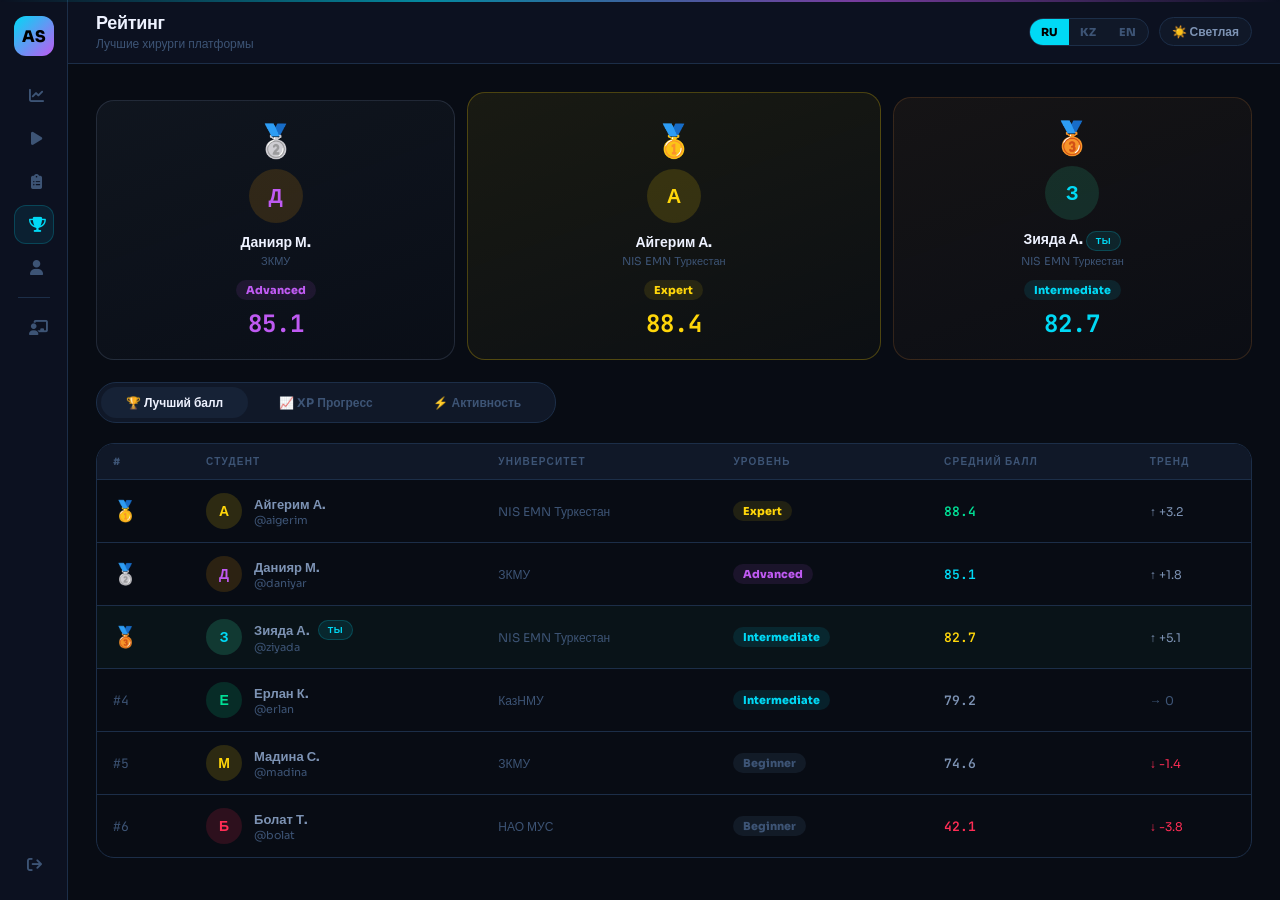
<file: leaderboard.html>
<!DOCTYPE html>
<html lang="ru" data-theme="dark">
<head>
<meta charset="UTF-8">
<meta name="viewport" content="width=device-width, initial-scale=1.0">
<title>AngioSim — Рейтинг</title>
<link rel="stylesheet" href="https://cdnjs.cloudflare.com/ajax/libs/font-awesome/6.5.0/css/all.min.css">
  <link rel="stylesheet" href="assets/css/styles.css">
  <link rel="stylesheet" href="assets/css/leaderboard.css">
</head>
<body data-page="leaderboard">
<aside class="sidebar">
  <a href="index.html" class="sidebar-logo">AS</a>
  <a href="dashboard.html" class="nav-item" data-page="dashboard"><i class="fa-solid fa-chart-line"></i><span class="nav-text" data-t="nav_dashboard">Главная</span></a>
  <a href="session.html" class="nav-item" data-page="session"><i class="fa-solid fa-play"></i><span class="nav-text" data-t="nav_session">Новая сессия</span></a>
  <a href="results.html" class="nav-item" data-page="results"><i class="fa-solid fa-clipboard-list"></i><span class="nav-text" data-t="nav_results">Результаты</span></a>
  <a href="leaderboard.html" class="nav-item" data-page="leaderboard"><i class="fa-solid fa-trophy"></i><span class="nav-text" data-t="nav_leaderboard">Рейтинг</span></a>
  <a href="profile.html" class="nav-item" data-page="profile"><i class="fa-solid fa-user"></i><span class="nav-text" data-t="nav_profile">Профиль</span></a>
  <div class="sidebar-sep"></div>
  <a href="teacher.html" class="nav-item" data-page="teacher"><i class="fa-solid fa-chalkboard-user"></i><span class="nav-text" data-t="nav_teacher">Преподаватель</span></a>
  <div class="sidebar-bottom">
    <a href="index.html" class="nav-item"><i class="fa-solid fa-arrow-right-from-bracket"></i><span class="nav-text" data-t="nav_logout">Выйти</span></a>
  </div>
</aside>
<div class="main">
  <div class="topbar">
    <div class="topbar-left"><h1 data-t="lb_title">Рейтинг</h1><p data-t="lb_sub">Лучшие хирурги платформы</p></div>
    <div class="topbar-right">
      <div class="lang-select">
        <button class="lang-btn active" data-lang="ru" onclick="applyLang('ru')">RU</button>
        <button class="lang-btn" data-lang="kz" onclick="applyLang('kz')">KZ</button>
        <button class="lang-btn" data-lang="en" onclick="applyLang('en')">EN</button>
      </div>
      <button class="ctrl-btn" id="theme-btn" onclick="toggleTheme()">☀️ Светлая</button>
    </div>
  </div>
  <div class="content">

    <!-- PODIUM -->
    <div class="podium fade">
      <div class="podium-card p2">
        <div class="podium-crown">🥈</div>
        <div class="podium-av" style="background:rgba(245,158,11,.15);color:var(--purple)">Д</div>
        <div class="podium-name">Данияр М.</div>
        <div class="podium-uni">ЗКМУ</div>
        <span class="lv lv-a">Advanced</span>
        <div class="podium-score cp mt8">85.1</div>
      </div>
      <div class="podium-card p1" style="padding-top:28px">
        <div class="podium-crown">🥇</div>
        <div class="podium-av" style="background:rgba(255,214,10,.15);color:var(--yellow)">А</div>
        <div class="podium-name">Айгерим А.</div>
        <div class="podium-uni">NIS EMN Туркестан</div>
        <span class="lv lv-e">Expert</span>
        <div class="podium-score cy mt8">88.4</div>
      </div>
      <div class="podium-card p3">
        <div class="podium-crown">🥉</div>
        <div class="podium-av" style="background:rgba(52,211,153,.15);color:var(--cyan)">З</div>
        <div class="podium-name">Зияда А. <span class="badge badge-c" style="font-size:9px">Ты</span></div>
        <div class="podium-uni">NIS EMN Туркестан</div>
        <span class="lv lv-i">Intermediate</span>
        <div class="podium-score cc mt8">82.7</div>
      </div>
    </div>

    <!-- TABS -->
    <div class="tabs fade d1">
      <button class="tab on" onclick="showTab('score',this)" data-t="lb_score">🏆 Лучший балл</button>
      <button class="tab" onclick="showTab('xp',this)" data-t="lb_xp">📈 XP Прогресс</button>
      <button class="tab" onclick="showTab('active',this)" data-t="lb_active">⚡ Активность</button>
    </div>

    <div class="tbl-wrap fade d1">
      <table>
        <thead><tr>
          <th>#</th>
          <th data-t="lb_student">Студент</th>
          <th data-t="lb_uni">Университет</th>
          <th data-t="lb_level">Уровень</th>
          <th id="col-hd" data-t="lb_avg">Средний балл</th>
          <th data-t="lb_trend">Тренд</th>
        </tr></thead>
        <tbody>
          <tr><td><span class="rank-em">🥇</span></td>
            <td><div class="fc gap12"><div class="av" style="background:rgba(255,214,10,.15);color:var(--yellow)">А</div><div><div class="fw" style="font-size:13px">Айгерим А.</div><div class="c3 fs11">@aigerim</div></div></div></td>
            <td class="c3 fs12">NIS EMN Туркестан</td><td><span class="lv lv-e">Expert</span></td>
            <td><span class="mono fw6 cg">88.4</span></td><td><span class="delta-up" style="font-size:12px">↑ +3.2</span></td></tr>
          <tr><td><span class="rank-em">🥈</span></td>
            <td><div class="fc gap12"><div class="av" style="background:rgba(245,158,11,.15);color:var(--purple)">Д</div><div><div class="fw" style="font-size:13px">Данияр М.</div><div class="c3 fs11">@daniyar</div></div></div></td>
            <td class="c3 fs12">ЗКМУ</td><td><span class="lv lv-a">Advanced</span></td>
            <td><span class="mono fw6 cc">85.1</span></td><td><span class="delta-up" style="font-size:12px">↑ +1.8</span></td></tr>
          <tr class="you-row"><td><span class="rank-em">🥉</span></td>
            <td><div class="fc gap12"><div class="av" style="background:rgba(52,211,153,.2);color:var(--cyan)">З</div><div><div class="fw fc gap8" style="font-size:13px">Зияда А. <span class="badge badge-c" style="font-size:9px">Ты</span></div><div class="c3 fs11">@ziyada</div></div></div></td>
            <td class="c3 fs12">NIS EMN Туркестан</td><td><span class="lv lv-i">Intermediate</span></td>
            <td><span class="mono fw6 cy">82.7</span></td><td><span class="delta-up" style="font-size:12px">↑ +5.1</span></td></tr>
          <tr><td class="mono c3">#4</td>
            <td><div class="fc gap12"><div class="av" style="background:rgba(0,224,150,.15);color:var(--green)">Е</div><div><div class="fw" style="font-size:13px">Ерлан К.</div><div class="c3 fs11">@erlan</div></div></div></td>
            <td class="c3 fs12">КазНМУ</td><td><span class="lv lv-i">Intermediate</span></td>
            <td><span class="mono fw6">79.2</span></td><td><span class="c3 fs12">→ 0</span></td></tr>
          <tr><td class="mono c3">#5</td>
            <td><div class="fc gap12"><div class="av" style="background:rgba(255,214,10,.15);color:var(--yellow)">М</div><div><div class="fw" style="font-size:13px">Мадина С.</div><div class="c3 fs11">@madina</div></div></div></td>
            <td class="c3 fs12">ЗКМУ</td><td><span class="lv lv-b">Beginner</span></td>
            <td><span class="mono fw6">74.6</span></td><td><span style="font-size:12px;color:var(--red)">↓ -1.4</span></td></tr>
          <tr><td class="mono c3">#6</td>
            <td><div class="fc gap12"><div class="av" style="background:rgba(255,45,85,.15);color:var(--red)">Б</div><div><div class="fw" style="font-size:13px">Болат Т.</div><div class="c3 fs11">@bolat</div></div></div></td>
            <td class="c3 fs12">НАО МУС</td><td><span class="lv lv-b">Beginner</span></td>
            <td><span class="mono fw6 cr">42.1</span></td><td><span style="font-size:12px;color:var(--red)">↓ -3.8</span></td></tr>
        </tbody>
      </table>
    </div>
  </div>
</div>
<script>
/* ═══════════════════════════════════
   base.js — AngioSim shared logic
   Theme toggle + Language system
   ═══════════════════════════════════ */

// ── TRANSLATIONS ─────────────────────────────────────────────────
const LANG = {
  ru: {
    // nav
    nav_dashboard:    'Главная',
    nav_session:      'Новая сессия',
    nav_results:      'Результаты',
    nav_leaderboard:  'Рейтинг',
    nav_profile:      'Мой профиль',
    nav_teacher:      'Преподаватель',
  
  /* ── NAVIGATION EXTRAS ── */
  nav_lessons:         'Уроки',

  /* ── LESSONS PAGE ── */
  lessons_title:       'Видеоуроки',
  lessons_sub:         'Теория и техника сосудистой хирургии',
  filter_all:          '🎯 Все',
  filter_basics:       '📖 Основы',
  filter_technique:    '🔬 Техника',
  filter_sim:          '🤖 Симулятор',
  filter_ai:           '🧠 ИИ-анализ',
  filter_done:         '✅ Пройденные',
  search_lessons:      'Поиск уроков...',

  /* ── PROFILE PAGE ── */
  profile_title:       'Мой профиль',
  profile_sub:         'Прогресс, достижения, настройки',
  profile_sessions:    'Сессий',
  profile_avg:         'Средний балл',
  profile_badges:      'Значков',
  profile_skills:      'Навыки',
  profile_recent:      'Последние сессии',
  profile_achievements:'Достижения',
  profile_settings:    'Настройки',
  profile_all_history: 'Вся история',
  set_theme:           'Тёмная тема',
  set_theme_d:         'Переключить между тёмным и светлым режимом',
  set_notif:           'Уведомления',
  set_notif_d:         'Напоминания о тренировках и новых уроках',
  set_sound:           'Звуковые сигналы',
  set_sound_d:         'Звук при завершении сессии и достижении',
  set_lang:            'Язык интерфейса',
  set_lang_d:          'Выберите язык платформы',
  set_export:          'Экспорт данных',
  set_export_d:        'Скачать все сессии и результаты в PDF',
  set_reset:           'Сбросить прогресс',
  set_reset_d:         'Удалить все сессии и начать заново',
    nav_logout:       'Выйти',
    // topbar
    theme_dark:  '🌙 Тёмная',
    theme_light: '☀️ Светлая',
    // common
    btn_start_session: '▶ Начать сессию',
    btn_view: 'Открыть',
    btn_all: 'Все',
    live_label: 'Симулятор активен',
    // login
    login_welcome: 'Добро пожаловать',
    login_sub: 'Войдите или создайте аккаунт',
    login_tab: 'Вход',
    reg_tab: 'Регистрация',
    login_email: 'Email',
    login_pass: 'Пароль',
    login_btn: 'Войти',
    demo_btn: 'Демо — войти как студент',
    reg_name: 'Имя и фамилия',
    reg_uni: 'Университет',
    reg_role: 'Роль',
    role_student: 'Студент',
    role_teacher: 'Преподаватель',
    role_student_desc: 'Тренировки и прогресс',
    role_teacher_desc: 'Мониторинг студентов',
    reg_btn: 'Создать аккаунт',
    // dashboard
    dash_title: 'Главная',
    dash_sub: 'Добро пожаловать обратно',
    dash_welcome: 'Привет',
    dash_sessions: 'Всего сессий',
    dash_avg: 'Средний балл',
    dash_best: 'Лучший результат',
    dash_achievements: 'Достижений',
    dash_progress: 'Прогресс',
    dash_ai_tip: 'Рекомендация ИИ',
    dash_lessons: 'Видеоуроки',
    dash_recent: 'Последние сессии',
    dash_history: 'История',
    dash_ach_title: 'Достижения',
    // sessions table headers
    th_date: 'Дата',
    th_mode: 'Режим',
    th_vessel: 'Сосуд',
    th_osats: 'OSATS',
    th_leak: 'Утечка',
    th_time: 'Время',
    th_score: 'Итог',
    // lessons
    les_anatomy: 'Анатомия сосудов',
    les_anatomy_desc: 'Базовый курс: строение артерий и вен',
    les_suture: 'Техника анастомоза',
    les_suture_desc: 'Пошаговое руководство по сосудистому шву',
    les_pressure: 'Гемодинамика',
    les_pressure_desc: 'Давление, поток и клинические нормы',
    les_ai: 'ИИ-оценка шва',
    les_ai_desc: 'Как читать результаты AngioSim AI',
    les_min: 'мин',
    les_watch: 'Смотреть',
    // session
    sess_title: 'Сессия',
    sess_sensors: 'Датчики',
    sess_bpm: 'Частота пульса',
    sess_flow: 'Поток',
    sess_press: 'Давление',
    sess_leak: 'Утечка',
    sess_time: 'Время',
    sess_camera: 'Зона анализа шва',
    sess_capture: 'Сфотографировать шов',
    sess_upload: 'Загрузить',
    sess_ai: 'ИИ-анализ',
    sess_notes: 'Заметки',
    sess_end: 'Завершить сессию',
    sess_mode: 'Режим',
    sess_cam_hint: 'Нажми для анализа шва',
    sess_cam_sub: 'ИИ оценит качество анастомоза',
    sess_analyzing: 'ИИ анализирует шов...',
    sess_ai_empty: 'Сфотографируй анастомоз для оценки',
    sess_stitches: 'Стежков',
    sess_uniformity: 'Равномерность',
    // results
    res_title: 'Результаты',
    res_grade_ex: 'Отлично',
    res_grade_gd: 'Хорошо',
    res_grade_ok: 'Удовлетворительно',
    res_grade_bd: 'Требует доработки',
    res_breakdown: 'Разбивка оценки',
    res_ai: 'Анализ ИИ',
    res_strong: 'Сильные стороны',
    res_weak: 'Для улучшения',
    res_teacher_fb: 'Фидбек преподавателя',
    res_prev: 'Предыдущая сессия',
    // leaderboard
    lb_title: 'Рейтинг',
    lb_sub: 'Лучшие хирурги платформы',
    lb_score: '🏆 Лучший балл',
    lb_xp: '📈 XP Прогресс',
    lb_active: '⚡ Активность',
    lb_student: 'Студент',
    lb_uni: 'Университет',
    lb_level: 'Уровень',
    lb_avg: 'Средний балл',
    lb_trend: 'Тренд',
    // teacher
    tea_title: 'Панель преподавателя',
    tea_students: 'Студентов',
    tea_sessions: 'Сессий всего',
    tea_avg: 'Средний балл группы',
    tea_attention: 'Требуют внимания',
    tea_all_students: 'Все студенты',
    tea_group_progress: 'Прогресс группы',
  },

  kz: {
    nav_dashboard:    'Басты бет',
    nav_session:      'Жаңа сессия',
    nav_results:      'Нәтижелер',
    nav_leaderboard:  'Рейтинг',
    nav_profile:      'Менің профилім',
    nav_teacher:      'Оқытушы',
  
  nav_lessons:         'Сабақтар',
  lessons_title:       'Бейне сабақтар',
  lessons_sub:         'Тамырлық хирургияның теориясы мен техникасы',
  filter_all:          '🎯 Барлығы',
  filter_basics:       '📖 Негіздер',
  filter_technique:    '🔬 Техника',
  filter_sim:          '🤖 Симулятор',
  filter_ai:           '🧠 ЖИ-талдау',
  filter_done:         '✅ Аяқталған',
  search_lessons:      'Сабақтарды іздеу...',
  profile_title:       'Менің профилім',
  profile_sub:         'Прогресс, жетістіктер, параметрлер',
  profile_sessions:    'Сессиялар',
  profile_avg:         'Орташа балл',
  profile_badges:      'Белгілер',
  profile_skills:      'Дағдылар',
  profile_recent:      'Соңғы сессиялар',
  profile_achievements:'Жетістіктер',
  profile_settings:    'Параметрлер',
  profile_all_history: 'Барлық тарих',
  set_theme:           'Күңгірт тақырып',
  set_theme_d:         'Күңгірт және жарық режим арасында ауысу',
  set_notif:           'Хабарландырулар',
  set_notif_d:         'Жаттығулар мен жаңа сабақтар туралы еске салу',
  set_sound:           'Дыбыстық сигналдар',
  set_sound_d:         'Сессия аяқталғанда және жетістік алғанда дыбыс',
  set_lang:            'Интерфейс тілі',
  set_lang_d:          'Платформа тілін таңдаңыз',
  set_export:          'Деректерді экспорттау',
  set_export_d:        'Барлық сессияларды PDF форматында жүктеу',
  set_reset:           'Прогресті қалпына келтіру',
  set_reset_d:         'Барлық сессияларды жою және қайта бастау',
    nav_logout:       'Шығу',
    theme_dark:  '🌙 Қараңғы',
    theme_light: '☀️ Ашық',
    btn_start_session: '▶ Сессия бастау',
    btn_view: 'Ашу',
    btn_all: 'Барлығы',
    live_label: 'Симулятор белсенді',
    login_welcome: 'Қош келдіңіз',
    login_sub: 'Кіріңіз немесе тіркеліңіз',
    login_tab: 'Кіру',
    reg_tab: 'Тіркелу',
    login_email: 'Email',
    login_pass: 'Құпия сөз',
    login_btn: 'Кіру',
    demo_btn: 'Демо — студент ретінде кіру',
    reg_name: 'Аты-жөні',
    reg_uni: 'Университет',
    reg_role: 'Рөл',
    role_student: 'Студент',
    role_teacher: 'Оқытушы',
    role_student_desc: 'Жаттығу және прогресс',
    role_teacher_desc: 'Студенттерді бақылау',
    reg_btn: 'Тіркелу',
    dash_title: 'Басты бет',
    dash_sub: 'Қайта оралуыңызбен',
    dash_welcome: 'Сәлем',
    dash_sessions: 'Барлық сессиялар',
    dash_avg: 'Орташа балл',
    dash_best: 'Үздік нәтиже',
    dash_achievements: 'Жетістіктер',
    dash_progress: 'Прогресс',
    dash_ai_tip: 'ЖИ ұсынысы',
    dash_lessons: 'Бейне сабақтар',
    dash_recent: 'Соңғы сессиялар',
    dash_history: 'Тарих',
    dash_ach_title: 'Жетістіктер',
    th_date:'Күні',th_mode:'Режим',th_vessel:'Тамыр',th_osats:'OSATS',th_leak:'Ағып кету',th_time:'Уақыт',th_score:'Нәтиже',
    les_anatomy:'Тамыр анатомиясы',les_anatomy_desc:'Негізгі курс: артерия және вена құрылымы',
    les_suture:'Анастомоз техникасы',les_suture_desc:'Тамырлық тігіске қадамдық нұсқаулық',
    les_pressure:'Гемодинамика',les_pressure_desc:'Қысым, ағын және клиникалық нормалар',
    les_ai:'ЖИ тігіс бағасы',les_ai_desc:'AngioSim AI нәтижелерін қалай оқуға болады',
    les_min:'мин',les_watch:'Қарау',
    sess_title:'Сессия',sess_sensors:'Датчиктер',sess_bpm:'Жүрек соғысы жиілігі',
    sess_flow:'Ағын',sess_press:'Қысым',sess_leak:'Ағып кету',sess_time:'Уақыт',
    sess_camera:'Тігіс талдау аймағы',sess_capture:'Тігісті суретке түсіру',
    sess_upload:'Жүктеу',sess_ai:'ЖИ-талдау',sess_notes:'Жазбалар',
    sess_end:'Сессияны аяқтау',sess_mode:'Режим',
    sess_cam_hint:'Талдау үшін басыңыз',sess_cam_sub:'ЖИ анастомоз сапасын бағалайды',
    sess_analyzing:'ЖИ тігісті талдап жатыр...',sess_ai_empty:'Бағалау үшін анастомозды суретке түсіріңіз',
    sess_stitches:'Тігістер',sess_uniformity:'Біркелкілік',
    res_title:'Нәтижелер',res_grade_ex:'Өте жақсы',res_grade_gd:'Жақсы',
    res_grade_ok:'Қанағаттанарлық',res_grade_bd:'Жетілдіру қажет',
    res_breakdown:'Баллдың бөлінуі',res_ai:'ЖИ талдауы',
    res_strong:'Күшті жақтары',res_weak:'Жақсарту үшін',res_teacher_fb:'Оқытушы пікірі',res_prev:'Алдыңғы сессия',
    lb_title:'Рейтинг',lb_sub:'Платформаның үздік хирургтары',
    lb_score:'🏆 Үздік балл',lb_xp:'📈 XP Прогресс',lb_active:'⚡ Белсенділік',
    lb_student:'Студент',lb_uni:'Университет',lb_level:'Деңгей',lb_avg:'Орташа балл',lb_trend:'Үрдіс',
    tea_title:'Оқытушы тақтасы',tea_students:'Студенттер',tea_sessions:'Барлық сессиялар',
    tea_avg:'Топтың орташа баллы',tea_attention:'Назар аудару қажет',
    tea_all_students:'Барлық студенттер',tea_group_progress:'Топ прогресі',
  },

  en: {
    nav_dashboard:    'Dashboard',
    nav_session:      'New Session',
    nav_results:      'Results',
    nav_leaderboard:  'Leaderboard',
    nav_profile:      'My Profile',
    nav_teacher:      'Teacher',
  
  nav_lessons:         'Lessons',
  lessons_title:       'Video Lessons',
  lessons_sub:         'Theory and technique of vascular surgery',
  filter_all:          '🎯 All',
  filter_basics:       '📖 Basics',
  filter_technique:    '🔬 Technique',
  filter_sim:          '🤖 Simulator',
  filter_ai:           '🧠 AI Analysis',
  filter_done:         '✅ Completed',
  search_lessons:      'Search lessons...',
  profile_title:       'My Profile',
  profile_sub:         'Progress, achievements, settings',
  profile_sessions:    'Sessions',
  profile_avg:         'Average Score',
  profile_badges:      'Badges',
  profile_skills:      'Skills',
  profile_recent:      'Recent Sessions',
  profile_achievements:'Achievements',
  profile_settings:    'Settings',
  profile_all_history: 'Full History',
  set_theme:           'Dark Theme',
  set_theme_d:         'Switch between dark and light mode',
  set_notif:           'Notifications',
  set_notif_d:         'Reminders about training and new lessons',
  set_sound:           'Sound Alerts',
  set_sound_d:         'Sound on session end and new achievement',
  set_lang:            'Interface Language',
  set_lang_d:          'Choose platform language',
  set_export:          'Export Data',
  set_export_d:        'Download all sessions and results as PDF',
  set_reset:           'Reset Progress',
  set_reset_d:         'Delete all sessions and start over',
    nav_logout:       'Log Out',
    theme_dark:  '🌙 Dark',
    theme_light: '☀️ Light',
    btn_start_session: '▶ Start Session',
    btn_view: 'Open',
    btn_all: 'All',
    live_label: 'Simulator Active',
    login_welcome: 'Welcome',
    login_sub: 'Sign in or create an account',
    login_tab: 'Sign In',
    reg_tab: 'Register',
    login_email: 'Email',
    login_pass: 'Password',
    login_btn: 'Sign In',
    demo_btn: 'Demo — enter as student',
    reg_name: 'Full Name',
    reg_uni: 'University',
    reg_role: 'Role',
    role_student: 'Student',
    role_teacher: 'Teacher',
    role_student_desc: 'Training & progress',
    role_teacher_desc: 'Monitor students',
    reg_btn: 'Create Account',
    dash_title: 'Dashboard',
    dash_sub: 'Welcome back',
    dash_welcome: 'Hello',
    dash_sessions: 'Total Sessions',
    dash_avg: 'Average Score',
    dash_best: 'Best Result',
    dash_achievements: 'Achievements',
    dash_progress: 'Progress',
    dash_ai_tip: 'AI Recommendation',
    dash_lessons: 'Video Lessons',
    dash_recent: 'Recent Sessions',
    dash_history: 'History',
    dash_ach_title: 'Achievements',
    th_date:'Date',th_mode:'Mode',th_vessel:'Vessel',th_osats:'OSATS',th_leak:'Leak',th_time:'Time',th_score:'Score',
    les_anatomy:'Vascular Anatomy',les_anatomy_desc:'Basic course: artery and vein structure',
    les_suture:'Anastomosis Technique',les_suture_desc:'Step-by-step vascular suture guide',
    les_pressure:'Hemodynamics',les_pressure_desc:'Pressure, flow and clinical norms',
    les_ai:'AI Suture Assessment',les_ai_desc:'How to read AngioSim AI results',
    les_min:'min',les_watch:'Watch',
    sess_title:'Session',sess_sensors:'Sensors',sess_bpm:'Heart Rate',
    sess_flow:'Flow',sess_press:'Pressure',sess_leak:'Leak',sess_time:'Time',
    sess_camera:'Suture Analysis Zone',sess_capture:'Photograph Suture',
    sess_upload:'Upload',sess_ai:'AI Analysis',sess_notes:'Notes',
    sess_end:'End Session',sess_mode:'Mode',
    sess_cam_hint:'Tap to analyze suture',sess_cam_sub:'AI will evaluate anastomosis quality',
    sess_analyzing:'AI analyzing suture...',sess_ai_empty:'Photograph anastomosis for assessment',
    sess_stitches:'Stitches',sess_uniformity:'Uniformity',
    res_title:'Results',res_grade_ex:'Excellent',res_grade_gd:'Good',
    res_grade_ok:'Satisfactory',res_grade_bd:'Needs Improvement',
    res_breakdown:'Score Breakdown',res_ai:'AI Analysis',
    res_strong:'Strengths',res_weak:'Areas to Improve',res_teacher_fb:'Teacher Feedback',res_prev:'Previous Session',
    lb_title:'Leaderboard',lb_sub:'Top surgeons on the platform',
    lb_score:'🏆 Best Score',lb_xp:'📈 XP Progress',lb_active:'⚡ Activity',
    lb_student:'Student',lb_uni:'University',lb_level:'Level',lb_avg:'Avg Score',lb_trend:'Trend',
    tea_title:'Teacher Dashboard',tea_students:'Students',tea_sessions:'Total Sessions',
    tea_avg:'Group Average Score',tea_attention:'Need Attention',
    tea_all_students:'All Students',tea_group_progress:'Group Progress',
  }
};

// ── STATE ─────────────────────────────────────────────────────────
let currentLang = localStorage.getItem('as_lang') || 'ru';
let currentTheme = localStorage.getItem('as_theme') || 'dark';

// ── APPLY THEME ───────────────────────────────────────────────────
function applyTheme(theme) {
  currentTheme = theme;
  document.documentElement.setAttribute('data-theme', theme);
  localStorage.setItem('as_theme', theme);
  const btn = document.getElementById('theme-btn');
  if (btn) btn.textContent = LANG[currentLang][theme === 'dark' ? 'theme_light' : 'theme_dark'];
}

function toggleTheme() {
  applyTheme(currentTheme === 'dark' ? 'light' : 'dark');
}

// ── APPLY LANGUAGE ────────────────────────────────────────────────
function applyLang(lang) {
  currentLang = lang;
  localStorage.setItem('as_lang', lang);

  // update all [data-t] elements
  document.querySelectorAll('[data-t]').forEach(el => {
    const key = el.getAttribute('data-t');
    if (LANG[lang][key] !== undefined) el.textContent = LANG[lang][key];
  });

  // update placeholder [data-tp]
  document.querySelectorAll('[data-tp]').forEach(el => {
    const key = el.getAttribute('data-tp');
    if (LANG[lang][key] !== undefined) el.placeholder = LANG[lang][key];
  });

  // highlight active lang button
  document.querySelectorAll('.lang-btn').forEach(b => {
    b.classList.toggle('active', b.dataset.lang === lang);
  });

  // update theme btn label
  const btn = document.getElementById('theme-btn');
  if (btn) btn.textContent = LANG[lang][currentTheme === 'dark' ? 'theme_light' : 'theme_dark'];
}

// ── SIDEBAR ACTIVE STATE ──────────────────────────────────────────
function setActiveNav() {
  const page = document.body.dataset.page;
  document.querySelectorAll('.nav-item[data-page]').forEach(el => {
    el.classList.toggle('active', el.dataset.page === page);
  });
}

// ── INIT ──────────────────────────────────────────────────────────
document.addEventListener('DOMContentLoaded', () => {
  applyTheme(currentTheme);
  applyLang(currentLang);
  setActiveNav();
});

// T helper for JS-generated text
function t(key) {
  return LANG[currentLang][key] || key;
}


/* ══════════════════════════════════════
   #9  RIPPLE on all .btn clicks
══════════════════════════════════════ */
document.addEventListener('click', function(e) {
  const btn = e.target.closest('.btn');
  if (!btn) return;
  const r = document.createElement('span');
  r.className = 'ripple';
  const rect = btn.getBoundingClientRect();
  const size = Math.max(rect.width, rect.height);
  r.style.cssText = 'width:'+size+'px;height:'+size+'px;left:'+(e.clientX-rect.left-size/2)+'px;top:'+(e.clientY-rect.top-size/2)+'px';
  btn.appendChild(r);
  setTimeout(function(){ r.remove(); }, 560);
});

/* ══════════════════════════════════════
   #5  SKELETON on stat cards (dashboard/teacher)
══════════════════════════════════════ */
(function(){
  const scards = document.querySelectorAll('.scard');
  if (!scards.length) return;
  scards.forEach(function(c){ c.classList.add('sk-active'); });
  setTimeout(function(){
    scards.forEach(function(c){
      c.classList.remove('sk-active');
      c.style.transition = 'opacity .4s';
    });
  }, 900);
})();

</script>
<script>
function showTab(type, btn) {
  document.querySelectorAll('.tab').forEach(t => t.classList.remove('on'));
  btn.classList.add('on');
  const labels = { score: 'Средний балл', xp: 'XP', active: 'Сессий' };
  document.getElementById('col-hd').textContent = labels[type];
}
</script>
</body>
</html>
</file>
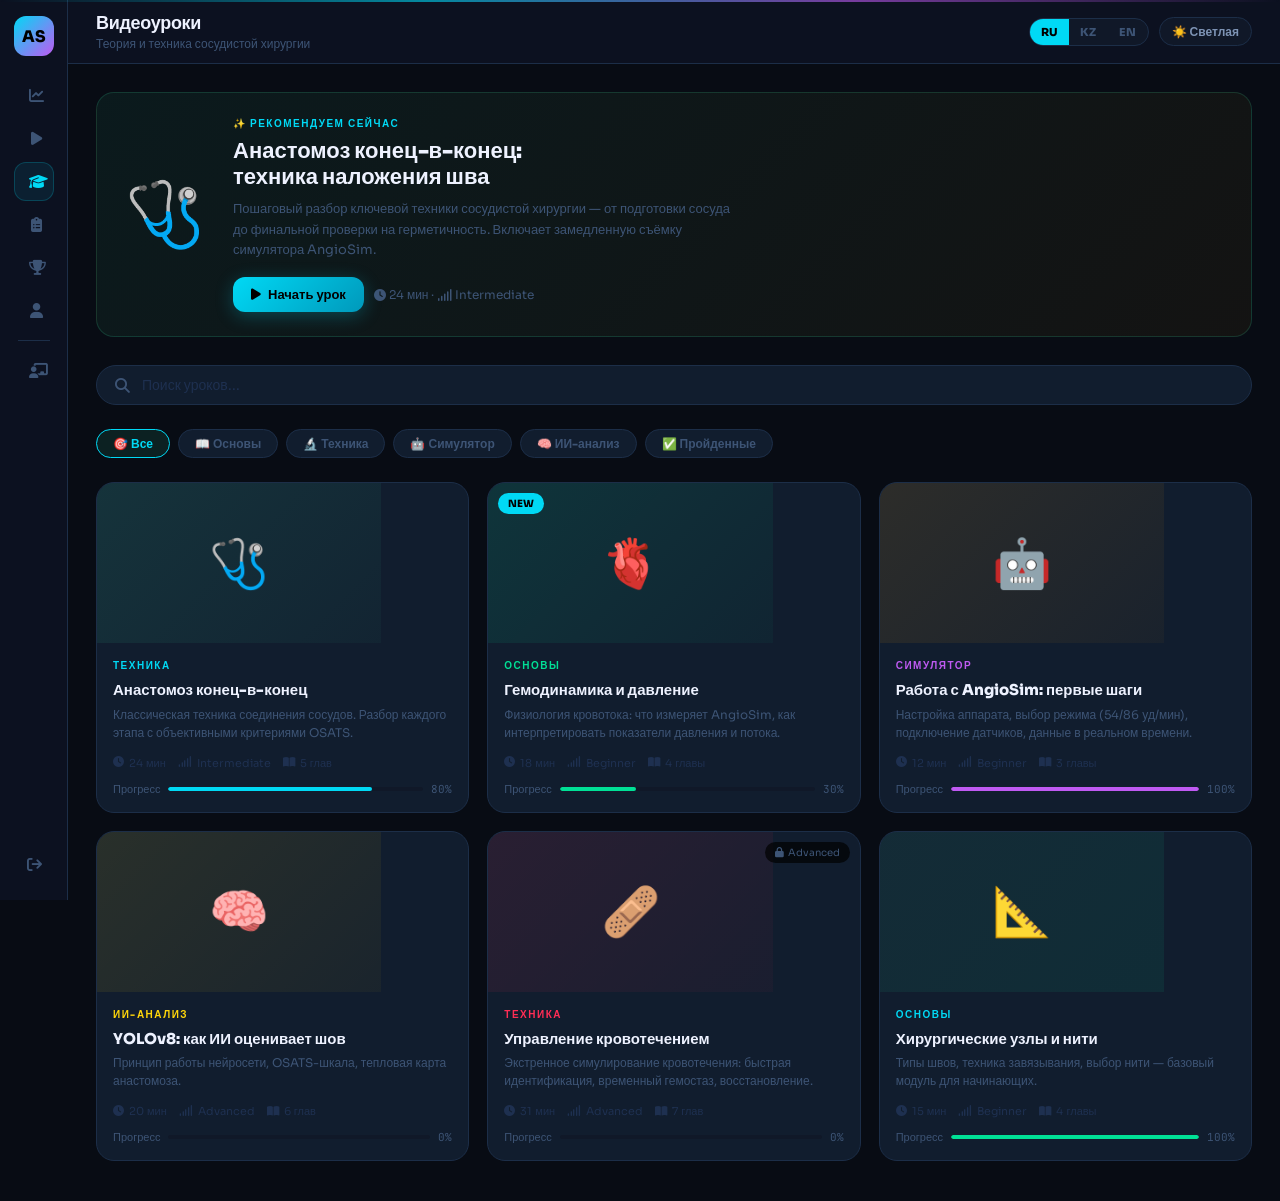
<file: lessons.html>
<!DOCTYPE html>
<html lang="ru" data-theme="dark">
<head>
<meta charset="UTF-8">
<meta name="viewport" content="width=device-width, initial-scale=1.0">
<title>AngioSim — Видеоуроки</title>
<link rel="stylesheet" href="https://cdnjs.cloudflare.com/ajax/libs/font-awesome/6.5.0/css/all.min.css">
  <link rel="stylesheet" href="assets/css/styles.css">
  <link rel="stylesheet" href="assets/css/lessons.css">
</head>
<body data-page="lessons">
<aside class="sidebar">
  <a href="index.html" class="sidebar-logo">AS</a>
  <a href="dashboard.html" class="nav-item" data-page="dashboard"><i class="fa-solid fa-chart-line"></i><span class="nav-text" data-t="nav_dashboard">Главная</span></a>
  <a href="session.html"   class="nav-item" data-page="session"><i class="fa-solid fa-play"></i><span class="nav-text" data-t="nav_session">Новая сессия</span></a>
  <a href="lessons.html"   class="nav-item" data-page="lessons"><i class="fa-solid fa-graduation-cap"></i><span class="nav-text" data-t="nav_lessons">Уроки</span></a>
  <a href="results.html"   class="nav-item" data-page="results"><i class="fa-solid fa-clipboard-list"></i><span class="nav-text" data-t="nav_results">Результаты</span></a>
  <a href="leaderboard.html" class="nav-item" data-page="leaderboard"><i class="fa-solid fa-trophy"></i><span class="nav-text" data-t="nav_leaderboard">Рейтинг</span></a>
  <a href="profile.html"   class="nav-item" data-page="profile"><i class="fa-solid fa-user"></i><span class="nav-text" data-t="nav_profile">Профиль</span></a>
  <div class="sidebar-sep"></div>
  <a href="teacher.html"   class="nav-item" data-page="teacher"><i class="fa-solid fa-chalkboard-user"></i><span class="nav-text" data-t="nav_teacher">Преподаватель</span></a>
  <div class="sidebar-bottom">
    <a href="index.html" class="nav-item"><i class="fa-solid fa-arrow-right-from-bracket"></i><span class="nav-text" data-t="nav_logout">Выйти</span></a>
  </div>
</aside>
<div class="main">
  <div class="topbar">
    <div class="topbar-left"><h1 data-t="lessons_title">Видеоуроки</h1><p data-t="lessons_sub">Теория и техника сосудистой хирургии</p></div>
    <div class="topbar-right">
      <div class="lang-select">
        <button class="lang-btn active" data-lang="ru" onclick="applyLang('ru')">RU</button>
        <button class="lang-btn" data-lang="kz" onclick="applyLang('kz')">KZ</button>
        <button class="lang-btn" data-lang="en" onclick="applyLang('en')">EN</button>
      </div>
      <button class="ctrl-btn" id="theme-btn" onclick="toggleTheme()">☀️ Светлая</button>
    </div>
  </div>
  <div class="content">

    <div class="featured-banner fade">
      <div class="feat-thumb">🩺</div>
      <div>
        <div class="feat-tag">✨ Рекомендуем сейчас</div>
        <div class="feat-title">Анастомоз конец-в-конец:<br>техника наложения шва</div>
        <div class="feat-desc">Пошаговый разбор ключевой техники сосудистой хирургии — от подготовки сосуда до финальной проверки на герметичность. Включает замедленную съёмку симулятора AngioSim.</div>
        <div style="display:flex;gap:10px;align-items:center">
          <button class="btn btn-primary" onclick="openLesson(0)"><i class="fa-solid fa-play"></i> Начать урок</button>
          <span class="fs12 c3"><i class="fa-solid fa-clock"></i> 24 мин · <i class="fa-solid fa-signal"></i> Intermediate</span>
        </div>
      </div>
    </div>

    <div class="search-bar-wrap fade d1">
      <i class="fa-solid fa-magnifying-glass"></i>
      <input class="search-inp" id="lesson-search" type="text" placeholder="Поиск уроков..." oninput="filterLessons()" data-tp="search_lessons">
      <span id="search-count" class="fs12 c4"></span>
    </div>

    <div class="filter-row fade d1">
      <button class="filter-chip on" onclick="setFilter(this,'all')" data-t="filter_all">🎯 Все</button>
      <button class="filter-chip" onclick="setFilter(this,'basics')" data-t="filter_basics">📖 Основы</button>
      <button class="filter-chip" onclick="setFilter(this,'technique')" data-t="filter_technique">🔬 Техника</button>
      <button class="filter-chip" onclick="setFilter(this,'sim')" data-t="filter_sim">🤖 Симулятор</button>
      <button class="filter-chip" onclick="setFilter(this,'ai')" data-t="filter_ai">🧠 ИИ-анализ</button>
      <button class="filter-chip" onclick="setFilter(this,'done')" data-t="filter_done">✅ Пройденные</button>
    </div>

    <div class="lessons-grid fade d2" id="lessons-grid">
      <div class="lesson-card-full" data-cat="technique" data-done="true" onclick="openLesson(0)">
        <div class="lesson-thumb" style="background:linear-gradient(135deg,rgba(52,211,153,.12),rgba(52,211,153,.04))">🩺<div class="lesson-thumb-overlay"><div class="play-btn-big"><i class="fa-solid fa-play"></i></div></div></div>
        <div class="lesson-body">
          <div class="lesson-category" style="color:var(--cyan)">Техника</div>
          <div class="lesson-title">Анастомоз конец-в-конец</div>
          <div class="lesson-desc">Классическая техника соединения сосудов. Разбор каждого этапа с объективными критериями OSATS.</div>
          <div class="lesson-meta"><span class="lesson-meta-item"><i class="fa-solid fa-clock"></i> 24 мин</span><span class="lesson-meta-item"><i class="fa-solid fa-signal"></i> Intermediate</span><span class="lesson-meta-item"><i class="fa-solid fa-book-open"></i> 5 глав</span></div>
          <div class="lesson-prog-row"><span class="lesson-prog-label">Прогресс</span><div class="lesson-prog-bar"><div class="lesson-prog-fill" style="width:80%;background:var(--cyan)"></div></div><span class="lesson-prog-pct">80%</span></div>
        </div>
      </div>
      <div class="lesson-card-full" data-cat="basics" data-done="false" onclick="openLesson(1)">
        <div class="lesson-thumb" style="background:linear-gradient(135deg,rgba(0,224,150,.12),rgba(0,224,150,.04))">🫀<div class="lesson-thumb-overlay"><div class="play-btn-big"><i class="fa-solid fa-play"></i></div></div></div>
        <div class="new-badge">NEW</div>
        <div class="lesson-body">
          <div class="lesson-category" style="color:var(--green)">Основы</div>
          <div class="lesson-title">Гемодинамика и давление</div>
          <div class="lesson-desc">Физиология кровотока: что измеряет AngioSim, как интерпретировать показатели давления и потока.</div>
          <div class="lesson-meta"><span class="lesson-meta-item"><i class="fa-solid fa-clock"></i> 18 мин</span><span class="lesson-meta-item"><i class="fa-solid fa-signal"></i> Beginner</span><span class="lesson-meta-item"><i class="fa-solid fa-book-open"></i> 4 главы</span></div>
          <div class="lesson-prog-row"><span class="lesson-prog-label">Прогресс</span><div class="lesson-prog-bar"><div class="lesson-prog-fill" style="width:30%;background:var(--green)"></div></div><span class="lesson-prog-pct">30%</span></div>
        </div>
      </div>
      <div class="lesson-card-full" data-cat="sim" data-done="true" onclick="openLesson(2)">
        <div class="lesson-thumb" style="background:linear-gradient(135deg,rgba(245,158,11,.12),rgba(245,158,11,.04))">🤖<div class="lesson-thumb-overlay"><div class="play-btn-big"><i class="fa-solid fa-play"></i></div></div></div>
        <div class="lesson-body">
          <div class="lesson-category" style="color:var(--purple)">Симулятор</div>
          <div class="lesson-title">Работа с AngioSim: первые шаги</div>
          <div class="lesson-desc">Настройка аппарата, выбор режима (54/86 уд/мин), подключение датчиков, данные в реальном времени.</div>
          <div class="lesson-meta"><span class="lesson-meta-item"><i class="fa-solid fa-clock"></i> 12 мин</span><span class="lesson-meta-item"><i class="fa-solid fa-signal"></i> Beginner</span><span class="lesson-meta-item"><i class="fa-solid fa-book-open"></i> 3 главы</span></div>
          <div class="lesson-prog-row"><span class="lesson-prog-label">Прогресс</span><div class="lesson-prog-bar"><div class="lesson-prog-fill" style="width:100%;background:var(--purple)"></div></div><span class="lesson-prog-pct">100%</span></div>
        </div>
      </div>
      <div class="lesson-card-full" data-cat="ai" data-done="false" onclick="openLesson(3)">
        <div class="lesson-thumb" style="background:linear-gradient(135deg,rgba(255,214,10,.10),rgba(255,214,10,.04))">🧠<div class="lesson-thumb-overlay"><div class="play-btn-big"><i class="fa-solid fa-play"></i></div></div></div>
        <div class="lesson-body">
          <div class="lesson-category" style="color:var(--yellow)">ИИ-анализ</div>
          <div class="lesson-title">YOLOv8: как ИИ оценивает шов</div>
          <div class="lesson-desc">Принцип работы нейросети, OSATS-шкала, тепловая карта анастомоза.</div>
          <div class="lesson-meta"><span class="lesson-meta-item"><i class="fa-solid fa-clock"></i> 20 мин</span><span class="lesson-meta-item"><i class="fa-solid fa-signal"></i> Advanced</span><span class="lesson-meta-item"><i class="fa-solid fa-book-open"></i> 6 глав</span></div>
          <div class="lesson-prog-row"><span class="lesson-prog-label">Прогресс</span><div class="lesson-prog-bar"><div class="lesson-prog-fill" style="width:0%;background:var(--yellow)"></div></div><span class="lesson-prog-pct">0%</span></div>
        </div>
      </div>
      <div class="lesson-card-full" data-cat="technique" data-done="false" onclick="openLesson(4)">
        <div class="lesson-thumb" style="background:linear-gradient(135deg,rgba(255,45,85,.10),rgba(255,45,85,.04))">🩹<div class="lesson-thumb-overlay"><div class="play-btn-big"><i class="fa-solid fa-play"></i></div></div></div>
        <div class="lock-badge"><i class="fa-solid fa-lock"></i> Advanced</div>
        <div class="lesson-body">
          <div class="lesson-category" style="color:var(--red)">Техника</div>
          <div class="lesson-title">Управление кровотечением</div>
          <div class="lesson-desc">Экстренное симулирование кровотечения: быстрая идентификация, временный гемостаз, восстановление.</div>
          <div class="lesson-meta"><span class="lesson-meta-item"><i class="fa-solid fa-clock"></i> 31 мин</span><span class="lesson-meta-item"><i class="fa-solid fa-signal"></i> Advanced</span><span class="lesson-meta-item"><i class="fa-solid fa-book-open"></i> 7 глав</span></div>
          <div class="lesson-prog-row"><span class="lesson-prog-label">Прогресс</span><div class="lesson-prog-bar"><div class="lesson-prog-fill" style="width:0%;background:var(--red)"></div></div><span class="lesson-prog-pct">0%</span></div>
        </div>
      </div>
      <div class="lesson-card-full" data-cat="basics" data-done="true" onclick="openLesson(5)">
        <div class="lesson-thumb" style="background:linear-gradient(135deg,rgba(52,211,153,.08),rgba(0,224,150,.08))">📐<div class="lesson-thumb-overlay"><div class="play-btn-big"><i class="fa-solid fa-play"></i></div></div></div>
        <div class="lesson-body">
          <div class="lesson-category" style="color:var(--cyan)">Основы</div>
          <div class="lesson-title">Хирургические узлы и нити</div>
          <div class="lesson-desc">Типы швов, техника завязывания, выбор нити — базовый модуль для начинающих.</div>
          <div class="lesson-meta"><span class="lesson-meta-item"><i class="fa-solid fa-clock"></i> 15 мин</span><span class="lesson-meta-item"><i class="fa-solid fa-signal"></i> Beginner</span><span class="lesson-meta-item"><i class="fa-solid fa-book-open"></i> 4 главы</span></div>
          <div class="lesson-prog-row"><span class="lesson-prog-label">Прогресс</span><div class="lesson-prog-bar"><div class="lesson-prog-fill" style="width:100%;background:var(--green)"></div></div><span class="lesson-prog-pct">100%</span></div>
        </div>
      </div>
    </div>
    <div class="empty-state" id="empty-state" style="display:none"><i class="fa-solid fa-magnifying-glass"></i><p>Ничего не найдено. Попробуй другой запрос.</p></div>
  </div>
</div>

<div class="modal-overlay" id="lesson-modal" onclick="closeIfBg(event)">
  <div class="modal-box">
    <div class="modal-close-btn"><button class="btn btn-ghost btn-sm" onclick="closeLesson()"><i class="fa-solid fa-xmark"></i> Закрыть</button></div>
    <div class="modal-video" id="modal-thumb"></div>
    <div class="modal-body">
      <div id="modal-cat" class="lesson-category mb8"></div>
      <div id="modal-title" style="font-size:20px;margin-bottom:8px;font-weight:900"></div>
      <div id="modal-desc" class="fs13 c3 mb16" style="line-height:1.6"></div>
      <div class="fc gap20 mb16 fs12 c3">
        <span><i class="fa-solid fa-clock cc"></i> <span id="modal-dur"></span></span>
        <span><i class="fa-solid fa-signal cc"></i> <span id="modal-level"></span></span>
        <span><i class="fa-solid fa-trophy" style="color:var(--yellow)"></i> <span id="modal-xp"></span> XP</span>
      </div>
      <div class="lesson-prog-row mb20">
        <span class="lesson-prog-label fs12">Ваш прогресс</span>
        <div class="lesson-prog-bar"><div class="lesson-prog-fill" id="modal-prog" style="background:var(--cyan)"></div></div>
        <span class="lesson-prog-pct" id="modal-pct"></span>
      </div>
      <div style="display:flex;gap:10px;margin-bottom:24px">
        <button class="btn btn-primary" id="modal-cta-btn" style="flex:1"></button>
        <button class="btn btn-ghost btn-sm" onclick="closeLesson()">Позже</button>
      </div>
      <div class="sec-hd mb12"><i class="fa-solid fa-list-ol cc"></i> Содержание урока</div>
      <div class="chapter-list" id="modal-chapters"></div>
    </div>
  </div>
</div>

<script>
/* ═══════════════════════════════════
   base.js — AngioSim shared logic
   Theme toggle + Language system
   ═══════════════════════════════════ */

// ── TRANSLATIONS ─────────────────────────────────────────────────
const LANG = {
  ru: {
    // nav
    nav_dashboard:    'Главная',
    nav_session:      'Новая сессия',
    nav_results:      'Результаты',
    nav_leaderboard:  'Рейтинг',
    nav_profile:      'Мой профиль',
    nav_teacher:      'Преподаватель',
  
  /* ── NAVIGATION EXTRAS ── */
  nav_lessons:         'Уроки',

  /* ── LESSONS PAGE ── */
  lessons_title:       'Видеоуроки',
  lessons_sub:         'Теория и техника сосудистой хирургии',
  filter_all:          '🎯 Все',
  filter_basics:       '📖 Основы',
  filter_technique:    '🔬 Техника',
  filter_sim:          '🤖 Симулятор',
  filter_ai:           '🧠 ИИ-анализ',
  filter_done:         '✅ Пройденные',
  search_lessons:      'Поиск уроков...',

  /* ── PROFILE PAGE ── */
  profile_title:       'Мой профиль',
  profile_sub:         'Прогресс, достижения, настройки',
  profile_sessions:    'Сессий',
  profile_avg:         'Средний балл',
  profile_badges:      'Значков',
  profile_skills:      'Навыки',
  profile_recent:      'Последние сессии',
  profile_achievements:'Достижения',
  profile_settings:    'Настройки',
  profile_all_history: 'Вся история',
  set_theme:           'Тёмная тема',
  set_theme_d:         'Переключить между тёмным и светлым режимом',
  set_notif:           'Уведомления',
  set_notif_d:         'Напоминания о тренировках и новых уроках',
  set_sound:           'Звуковые сигналы',
  set_sound_d:         'Звук при завершении сессии и достижении',
  set_lang:            'Язык интерфейса',
  set_lang_d:          'Выберите язык платформы',
  set_export:          'Экспорт данных',
  set_export_d:        'Скачать все сессии и результаты в PDF',
  set_reset:           'Сбросить прогресс',
  set_reset_d:         'Удалить все сессии и начать заново',
    nav_logout:       'Выйти',
    // topbar
    theme_dark:  '🌙 Тёмная',
    theme_light: '☀️ Светлая',
    // common
    btn_start_session: '▶ Начать сессию',
    btn_view: 'Открыть',
    btn_all: 'Все',
    live_label: 'Симулятор активен',
    // login
    login_welcome: 'Добро пожаловать',
    login_sub: 'Войдите или создайте аккаунт',
    login_tab: 'Вход',
    reg_tab: 'Регистрация',
    login_email: 'Email',
    login_pass: 'Пароль',
    login_btn: 'Войти',
    demo_btn: 'Демо — войти как студент',
    reg_name: 'Имя и фамилия',
    reg_uni: 'Университет',
    reg_role: 'Роль',
    role_student: 'Студент',
    role_teacher: 'Преподаватель',
    role_student_desc: 'Тренировки и прогресс',
    role_teacher_desc: 'Мониторинг студентов',
    reg_btn: 'Создать аккаунт',
    // dashboard
    dash_title: 'Главная',
    dash_sub: 'Добро пожаловать обратно',
    dash_welcome: 'Привет',
    dash_sessions: 'Всего сессий',
    dash_avg: 'Средний балл',
    dash_best: 'Лучший результат',
    dash_achievements: 'Достижений',
    dash_progress: 'Прогресс',
    dash_ai_tip: 'Рекомендация ИИ',
    dash_lessons: 'Видеоуроки',
    dash_recent: 'Последние сессии',
    dash_history: 'История',
    dash_ach_title: 'Достижения',
    // sessions table headers
    th_date: 'Дата',
    th_mode: 'Режим',
    th_vessel: 'Сосуд',
    th_osats: 'OSATS',
    th_leak: 'Утечка',
    th_time: 'Время',
    th_score: 'Итог',
    // lessons
    les_anatomy: 'Анатомия сосудов',
    les_anatomy_desc: 'Базовый курс: строение артерий и вен',
    les_suture: 'Техника анастомоза',
    les_suture_desc: 'Пошаговое руководство по сосудистому шву',
    les_pressure: 'Гемодинамика',
    les_pressure_desc: 'Давление, поток и клинические нормы',
    les_ai: 'ИИ-оценка шва',
    les_ai_desc: 'Как читать результаты AngioSim AI',
    les_min: 'мин',
    les_watch: 'Смотреть',
    // session
    sess_title: 'Сессия',
    sess_sensors: 'Датчики',
    sess_bpm: 'Частота пульса',
    sess_flow: 'Поток',
    sess_press: 'Давление',
    sess_leak: 'Утечка',
    sess_time: 'Время',
    sess_camera: 'Зона анализа шва',
    sess_capture: 'Сфотографировать шов',
    sess_upload: 'Загрузить',
    sess_ai: 'ИИ-анализ',
    sess_notes: 'Заметки',
    sess_end: 'Завершить сессию',
    sess_mode: 'Режим',
    sess_cam_hint: 'Нажми для анализа шва',
    sess_cam_sub: 'ИИ оценит качество анастомоза',
    sess_analyzing: 'ИИ анализирует шов...',
    sess_ai_empty: 'Сфотографируй анастомоз для оценки',
    sess_stitches: 'Стежков',
    sess_uniformity: 'Равномерность',
    // results
    res_title: 'Результаты',
    res_grade_ex: 'Отлично',
    res_grade_gd: 'Хорошо',
    res_grade_ok: 'Удовлетворительно',
    res_grade_bd: 'Требует доработки',
    res_breakdown: 'Разбивка оценки',
    res_ai: 'Анализ ИИ',
    res_strong: 'Сильные стороны',
    res_weak: 'Для улучшения',
    res_teacher_fb: 'Фидбек преподавателя',
    res_prev: 'Предыдущая сессия',
    // leaderboard
    lb_title: 'Рейтинг',
    lb_sub: 'Лучшие хирурги платформы',
    lb_score: '🏆 Лучший балл',
    lb_xp: '📈 XP Прогресс',
    lb_active: '⚡ Активность',
    lb_student: 'Студент',
    lb_uni: 'Университет',
    lb_level: 'Уровень',
    lb_avg: 'Средний балл',
    lb_trend: 'Тренд',
    // teacher
    tea_title: 'Панель преподавателя',
    tea_students: 'Студентов',
    tea_sessions: 'Сессий всего',
    tea_avg: 'Средний балл группы',
    tea_attention: 'Требуют внимания',
    tea_all_students: 'Все студенты',
    tea_group_progress: 'Прогресс группы',
  },

  kz: {
    nav_dashboard:    'Басты бет',
    nav_session:      'Жаңа сессия',
    nav_results:      'Нәтижелер',
    nav_leaderboard:  'Рейтинг',
    nav_profile:      'Менің профилім',
    nav_teacher:      'Оқытушы',
  
  nav_lessons:         'Сабақтар',
  lessons_title:       'Бейне сабақтар',
  lessons_sub:         'Тамырлық хирургияның теориясы мен техникасы',
  filter_all:          '🎯 Барлығы',
  filter_basics:       '📖 Негіздер',
  filter_technique:    '🔬 Техника',
  filter_sim:          '🤖 Симулятор',
  filter_ai:           '🧠 ЖИ-талдау',
  filter_done:         '✅ Аяқталған',
  search_lessons:      'Сабақтарды іздеу...',
  profile_title:       'Менің профилім',
  profile_sub:         'Прогресс, жетістіктер, параметрлер',
  profile_sessions:    'Сессиялар',
  profile_avg:         'Орташа балл',
  profile_badges:      'Белгілер',
  profile_skills:      'Дағдылар',
  profile_recent:      'Соңғы сессиялар',
  profile_achievements:'Жетістіктер',
  profile_settings:    'Параметрлер',
  profile_all_history: 'Барлық тарих',
  set_theme:           'Күңгірт тақырып',
  set_theme_d:         'Күңгірт және жарық режим арасында ауысу',
  set_notif:           'Хабарландырулар',
  set_notif_d:         'Жаттығулар мен жаңа сабақтар туралы еске салу',
  set_sound:           'Дыбыстық сигналдар',
  set_sound_d:         'Сессия аяқталғанда және жетістік алғанда дыбыс',
  set_lang:            'Интерфейс тілі',
  set_lang_d:          'Платформа тілін таңдаңыз',
  set_export:          'Деректерді экспорттау',
  set_export_d:        'Барлық сессияларды PDF форматында жүктеу',
  set_reset:           'Прогресті қалпына келтіру',
  set_reset_d:         'Барлық сессияларды жою және қайта бастау',
    nav_logout:       'Шығу',
    theme_dark:  '🌙 Қараңғы',
    theme_light: '☀️ Ашық',
    btn_start_session: '▶ Сессия бастау',
    btn_view: 'Ашу',
    btn_all: 'Барлығы',
    live_label: 'Симулятор белсенді',
    login_welcome: 'Қош келдіңіз',
    login_sub: 'Кіріңіз немесе тіркеліңіз',
    login_tab: 'Кіру',
    reg_tab: 'Тіркелу',
    login_email: 'Email',
    login_pass: 'Құпия сөз',
    login_btn: 'Кіру',
    demo_btn: 'Демо — студент ретінде кіру',
    reg_name: 'Аты-жөні',
    reg_uni: 'Университет',
    reg_role: 'Рөл',
    role_student: 'Студент',
    role_teacher: 'Оқытушы',
    role_student_desc: 'Жаттығу және прогресс',
    role_teacher_desc: 'Студенттерді бақылау',
    reg_btn: 'Тіркелу',
    dash_title: 'Басты бет',
    dash_sub: 'Қайта оралуыңызбен',
    dash_welcome: 'Сәлем',
    dash_sessions: 'Барлық сессиялар',
    dash_avg: 'Орташа балл',
    dash_best: 'Үздік нәтиже',
    dash_achievements: 'Жетістіктер',
    dash_progress: 'Прогресс',
    dash_ai_tip: 'ЖИ ұсынысы',
    dash_lessons: 'Бейне сабақтар',
    dash_recent: 'Соңғы сессиялар',
    dash_history: 'Тарих',
    dash_ach_title: 'Жетістіктер',
    th_date:'Күні',th_mode:'Режим',th_vessel:'Тамыр',th_osats:'OSATS',th_leak:'Ағып кету',th_time:'Уақыт',th_score:'Нәтиже',
    les_anatomy:'Тамыр анатомиясы',les_anatomy_desc:'Негізгі курс: артерия және вена құрылымы',
    les_suture:'Анастомоз техникасы',les_suture_desc:'Тамырлық тігіске қадамдық нұсқаулық',
    les_pressure:'Гемодинамика',les_pressure_desc:'Қысым, ағын және клиникалық нормалар',
    les_ai:'ЖИ тігіс бағасы',les_ai_desc:'AngioSim AI нәтижелерін қалай оқуға болады',
    les_min:'мин',les_watch:'Қарау',
    sess_title:'Сессия',sess_sensors:'Датчиктер',sess_bpm:'Жүрек соғысы жиілігі',
    sess_flow:'Ағын',sess_press:'Қысым',sess_leak:'Ағып кету',sess_time:'Уақыт',
    sess_camera:'Тігіс талдау аймағы',sess_capture:'Тігісті суретке түсіру',
    sess_upload:'Жүктеу',sess_ai:'ЖИ-талдау',sess_notes:'Жазбалар',
    sess_end:'Сессияны аяқтау',sess_mode:'Режим',
    sess_cam_hint:'Талдау үшін басыңыз',sess_cam_sub:'ЖИ анастомоз сапасын бағалайды',
    sess_analyzing:'ЖИ тігісті талдап жатыр...',sess_ai_empty:'Бағалау үшін анастомозды суретке түсіріңіз',
    sess_stitches:'Тігістер',sess_uniformity:'Біркелкілік',
    res_title:'Нәтижелер',res_grade_ex:'Өте жақсы',res_grade_gd:'Жақсы',
    res_grade_ok:'Қанағаттанарлық',res_grade_bd:'Жетілдіру қажет',
    res_breakdown:'Баллдың бөлінуі',res_ai:'ЖИ талдауы',
    res_strong:'Күшті жақтары',res_weak:'Жақсарту үшін',res_teacher_fb:'Оқытушы пікірі',res_prev:'Алдыңғы сессия',
    lb_title:'Рейтинг',lb_sub:'Платформаның үздік хирургтары',
    lb_score:'🏆 Үздік балл',lb_xp:'📈 XP Прогресс',lb_active:'⚡ Белсенділік',
    lb_student:'Студент',lb_uni:'Университет',lb_level:'Деңгей',lb_avg:'Орташа балл',lb_trend:'Үрдіс',
    tea_title:'Оқытушы тақтасы',tea_students:'Студенттер',tea_sessions:'Барлық сессиялар',
    tea_avg:'Топтың орташа баллы',tea_attention:'Назар аудару қажет',
    tea_all_students:'Барлық студенттер',tea_group_progress:'Топ прогресі',
  },

  en: {
    nav_dashboard:    'Dashboard',
    nav_session:      'New Session',
    nav_results:      'Results',
    nav_leaderboard:  'Leaderboard',
    nav_profile:      'My Profile',
    nav_teacher:      'Teacher',
  
  nav_lessons:         'Lessons',
  lessons_title:       'Video Lessons',
  lessons_sub:         'Theory and technique of vascular surgery',
  filter_all:          '🎯 All',
  filter_basics:       '📖 Basics',
  filter_technique:    '🔬 Technique',
  filter_sim:          '🤖 Simulator',
  filter_ai:           '🧠 AI Analysis',
  filter_done:         '✅ Completed',
  search_lessons:      'Search lessons...',
  profile_title:       'My Profile',
  profile_sub:         'Progress, achievements, settings',
  profile_sessions:    'Sessions',
  profile_avg:         'Average Score',
  profile_badges:      'Badges',
  profile_skills:      'Skills',
  profile_recent:      'Recent Sessions',
  profile_achievements:'Achievements',
  profile_settings:    'Settings',
  profile_all_history: 'Full History',
  set_theme:           'Dark Theme',
  set_theme_d:         'Switch between dark and light mode',
  set_notif:           'Notifications',
  set_notif_d:         'Reminders about training and new lessons',
  set_sound:           'Sound Alerts',
  set_sound_d:         'Sound on session end and new achievement',
  set_lang:            'Interface Language',
  set_lang_d:          'Choose platform language',
  set_export:          'Export Data',
  set_export_d:        'Download all sessions and results as PDF',
  set_reset:           'Reset Progress',
  set_reset_d:         'Delete all sessions and start over',
    nav_logout:       'Log Out',
    theme_dark:  '🌙 Dark',
    theme_light: '☀️ Light',
    btn_start_session: '▶ Start Session',
    btn_view: 'Open',
    btn_all: 'All',
    live_label: 'Simulator Active',
    login_welcome: 'Welcome',
    login_sub: 'Sign in or create an account',
    login_tab: 'Sign In',
    reg_tab: 'Register',
    login_email: 'Email',
    login_pass: 'Password',
    login_btn: 'Sign In',
    demo_btn: 'Demo — enter as student',
    reg_name: 'Full Name',
    reg_uni: 'University',
    reg_role: 'Role',
    role_student: 'Student',
    role_teacher: 'Teacher',
    role_student_desc: 'Training & progress',
    role_teacher_desc: 'Monitor students',
    reg_btn: 'Create Account',
    dash_title: 'Dashboard',
    dash_sub: 'Welcome back',
    dash_welcome: 'Hello',
    dash_sessions: 'Total Sessions',
    dash_avg: 'Average Score',
    dash_best: 'Best Result',
    dash_achievements: 'Achievements',
    dash_progress: 'Progress',
    dash_ai_tip: 'AI Recommendation',
    dash_lessons: 'Video Lessons',
    dash_recent: 'Recent Sessions',
    dash_history: 'History',
    dash_ach_title: 'Achievements',
    th_date:'Date',th_mode:'Mode',th_vessel:'Vessel',th_osats:'OSATS',th_leak:'Leak',th_time:'Time',th_score:'Score',
    les_anatomy:'Vascular Anatomy',les_anatomy_desc:'Basic course: artery and vein structure',
    les_suture:'Anastomosis Technique',les_suture_desc:'Step-by-step vascular suture guide',
    les_pressure:'Hemodynamics',les_pressure_desc:'Pressure, flow and clinical norms',
    les_ai:'AI Suture Assessment',les_ai_desc:'How to read AngioSim AI results',
    les_min:'min',les_watch:'Watch',
    sess_title:'Session',sess_sensors:'Sensors',sess_bpm:'Heart Rate',
    sess_flow:'Flow',sess_press:'Pressure',sess_leak:'Leak',sess_time:'Time',
    sess_camera:'Suture Analysis Zone',sess_capture:'Photograph Suture',
    sess_upload:'Upload',sess_ai:'AI Analysis',sess_notes:'Notes',
    sess_end:'End Session',sess_mode:'Mode',
    sess_cam_hint:'Tap to analyze suture',sess_cam_sub:'AI will evaluate anastomosis quality',
    sess_analyzing:'AI analyzing suture...',sess_ai_empty:'Photograph anastomosis for assessment',
    sess_stitches:'Stitches',sess_uniformity:'Uniformity',
    res_title:'Results',res_grade_ex:'Excellent',res_grade_gd:'Good',
    res_grade_ok:'Satisfactory',res_grade_bd:'Needs Improvement',
    res_breakdown:'Score Breakdown',res_ai:'AI Analysis',
    res_strong:'Strengths',res_weak:'Areas to Improve',res_teacher_fb:'Teacher Feedback',res_prev:'Previous Session',
    lb_title:'Leaderboard',lb_sub:'Top surgeons on the platform',
    lb_score:'🏆 Best Score',lb_xp:'📈 XP Progress',lb_active:'⚡ Activity',
    lb_student:'Student',lb_uni:'University',lb_level:'Level',lb_avg:'Avg Score',lb_trend:'Trend',
    tea_title:'Teacher Dashboard',tea_students:'Students',tea_sessions:'Total Sessions',
    tea_avg:'Group Average Score',tea_attention:'Need Attention',
    tea_all_students:'All Students',tea_group_progress:'Group Progress',
  }
};

// ── STATE ─────────────────────────────────────────────────────────
let currentLang = localStorage.getItem('as_lang') || 'ru';
let currentTheme = localStorage.getItem('as_theme') || 'dark';

// ── APPLY THEME ───────────────────────────────────────────────────
function applyTheme(theme) {
  currentTheme = theme;
  document.documentElement.setAttribute('data-theme', theme);
  localStorage.setItem('as_theme', theme);
  const btn = document.getElementById('theme-btn');
  if (btn) btn.textContent = LANG[currentLang][theme === 'dark' ? 'theme_light' : 'theme_dark'];
}

function toggleTheme() {
  applyTheme(currentTheme === 'dark' ? 'light' : 'dark');
}

// ── APPLY LANGUAGE ────────────────────────────────────────────────
function applyLang(lang) {
  currentLang = lang;
  localStorage.setItem('as_lang', lang);

  // update all [data-t] elements
  document.querySelectorAll('[data-t]').forEach(el => {
    const key = el.getAttribute('data-t');
    if (LANG[lang][key] !== undefined) el.textContent = LANG[lang][key];
  });

  // update placeholder [data-tp]
  document.querySelectorAll('[data-tp]').forEach(el => {
    const key = el.getAttribute('data-tp');
    if (LANG[lang][key] !== undefined) el.placeholder = LANG[lang][key];
  });

  // highlight active lang button
  document.querySelectorAll('.lang-btn').forEach(b => {
    b.classList.toggle('active', b.dataset.lang === lang);
  });

  // update theme btn label
  const btn = document.getElementById('theme-btn');
  if (btn) btn.textContent = LANG[lang][currentTheme === 'dark' ? 'theme_light' : 'theme_dark'];
}

// ── SIDEBAR ACTIVE STATE ──────────────────────────────────────────
function setActiveNav() {
  const page = document.body.dataset.page;
  document.querySelectorAll('.nav-item[data-page]').forEach(el => {
    el.classList.toggle('active', el.dataset.page === page);
  });
}

// ── INIT ──────────────────────────────────────────────────────────
document.addEventListener('DOMContentLoaded', () => {
  applyTheme(currentTheme);
  applyLang(currentLang);
  setActiveNav();
});

// T helper for JS-generated text
function t(key) {
  return LANG[currentLang][key] || key;
}


/* ══════════════════════════════════════
   #9  RIPPLE on all .btn clicks
══════════════════════════════════════ */
document.addEventListener('click', function(e) {
  const btn = e.target.closest('.btn');
  if (!btn) return;
  const r = document.createElement('span');
  r.className = 'ripple';
  const rect = btn.getBoundingClientRect();
  const size = Math.max(rect.width, rect.height);
  r.style.cssText = 'width:'+size+'px;height:'+size+'px;left:'+(e.clientX-rect.left-size/2)+'px;top:'+(e.clientY-rect.top-size/2)+'px';
  btn.appendChild(r);
  setTimeout(function(){ r.remove(); }, 560);
});

/* ══════════════════════════════════════
   #5  SKELETON on stat cards (dashboard/teacher)
══════════════════════════════════════ */
(function(){
  const scards = document.querySelectorAll('.scard');
  if (!scards.length) return;
  scards.forEach(function(c){ c.classList.add('sk-active'); });
  setTimeout(function(){
    scards.forEach(function(c){
      c.classList.remove('sk-active');
      c.style.transition = 'opacity .4s';
    });
  }, 900);
})();


const LESSONS=[
  {emoji:"🩺",cat:"Техника",catColor:"var(--cyan)",title:"Анастомоз конец-в-конец",desc:"Классическая техника соединения сосудов. Разбор каждого этапа с объективными критериями OSATS — от подготовки сосуда до финальной проверки герметичности.",dur:"24 мин",level:"Intermediate",xp:120,prog:80,chapters:[{done:true,title:"Анатомия и подготовка",dur:"4:30"},{done:true,title:"Выбор шовного материала",dur:"3:15"},{done:true,title:"Техника «парашюта»",dur:"6:20"},{done:true,title:"Проверка герметичности",dur:"5:10"},{done:false,title:"Типичные ошибки",dur:"4:45"}]},
  {emoji:"🫀",cat:"Основы",catColor:"var(--green)",title:"Гемодинамика и давление",desc:"Физиология кровотока: датчики YF-S401 и давления, пульсирующий поток, интерпретация показателей в режимах 54 и 86 уд/мин.",dur:"18 мин",level:"Beginner",xp:80,prog:30,chapters:[{done:true,title:"Основы гемодинамики",dur:"5:00"},{done:false,title:"Датчики AngioSim",dur:"4:30"},{done:false,title:"Режимы симулятора",dur:"4:00"},{done:false,title:"Норма и патология",dur:"4:30"}]},
  {emoji:"🤖",cat:"Симулятор",catColor:"var(--purple)",title:"Работа с AngioSim",desc:"Настройка аппарата, запуск, калибровка датчиков, интерпретация данных в реальном времени на платформе.",dur:"12 мин",level:"Beginner",xp:60,prog:100,chapters:[{done:true,title:"Сборка и комплектация",dur:"3:00"},{done:true,title:"Первый запуск",dur:"4:00"},{done:true,title:"Чтение метрик",dur:"5:00"}]},
  {emoji:"🧠",cat:"ИИ-анализ",catColor:"var(--yellow)",title:"YOLOv8: оценка шва",desc:"Принцип работы нейросети, OSATS-шкала, тепловые карты анастомоза, сравнение с экспертной оценкой.",dur:"20 мин",level:"Advanced",xp:150,prog:0,chapters:[{done:false,title:"OSATS — зачем нужен",dur:"3:30"},{done:false,title:"YOLOv8: архитектура",dur:"4:00"},{done:false,title:"Разметка датасета",dur:"3:30"},{done:false,title:"Тепловые карты",dur:"4:00"},{done:false,title:"Сравнение с экспертом",dur:"3:00"},{done:false,title:"Будущее ИИ в хирургии",dur:"2:00"}]},
  {emoji:"🩹",cat:"Техника",catColor:"var(--red)",title:"Управление кровотечением",desc:"Экстренное симулирование: быстрая идентификация, гемостаз, восстановление сосуда под давлением.",dur:"31 мин",level:"Advanced",xp:200,prog:0,chapters:[{done:false,title:"Классификация кровотечений",dur:"4:00"},{done:false,title:"Активация режима",dur:"3:00"},{done:false,title:"Временный гемостаз",dur:"5:30"},{done:false,title:"Шов под давлением",dur:"8:00"},{done:false,title:"Контроль по датчикам",dur:"5:30"},{done:false,title:"Разбор ошибок",dur:"3:00"},{done:false,title:"Финальный сценарий",dur:"2:00"}]},
  {emoji:"📐",cat:"Основы",catColor:"var(--cyan)",title:"Хирургические узлы и нити",desc:"Типы швов, техника завязывания, выбор нити — базовый модуль для начинающих.",dur:"15 мин",level:"Beginner",xp:70,prog:100,chapters:[{done:true,title:"Типы нитей",dur:"4:00"},{done:true,title:"Хирургический узел",dur:"4:30"},{done:true,title:"Непрерывный шов",dur:"4:00"},{done:true,title:"Практика",dur:"2:30"}]}
];

let currentFilter='all';
function openLesson(idx){
  const l=LESSONS[idx];
  document.getElementById('modal-thumb').textContent=l.emoji;
  document.getElementById('modal-cat').textContent=l.cat;
  document.getElementById('modal-cat').style.color=l.catColor;
  document.getElementById('modal-title').textContent=l.title;
  document.getElementById('modal-desc').textContent=l.desc;
  document.getElementById('modal-dur').textContent=l.dur;
  document.getElementById('modal-level').textContent=l.level;
  document.getElementById('modal-xp').textContent=l.xp;
  document.getElementById('modal-prog').style.width=l.prog+'%';
  document.getElementById('modal-pct').textContent=l.prog+'%';
  const btn=document.getElementById('modal-cta-btn');
  btn.innerHTML=l.prog===0?'<i class="fa-solid fa-play"></i> Начать урок':l.prog===100?'<i class="fa-solid fa-rotate-right"></i> Пройти снова':'<i class="fa-solid fa-play"></i> Продолжить';
  document.getElementById('modal-chapters').innerHTML=l.chapters.map((c,i)=>{
    const first=l.chapters.findIndex(x=>!x.done);
    const cls=c.done?'ch-done':i===first?'ch-active':'ch-lock';
    const ic=c.done?'fa-check':i===first?'fa-play':'fa-lock';
    return '<div class="chapter"><span class="ch-num">'+(i+1)+'</span><div class="ch-icon '+cls+'"><i class="fa-solid '+ic+'"></i></div><span class="ch-title">'+c.title+'</span><span class="ch-dur">'+c.dur+'</span></div>';
  }).join('');
  document.getElementById('lesson-modal').classList.add('open');
  document.body.style.overflow='hidden';
}
function closeLesson(){document.getElementById('lesson-modal').classList.remove('open');document.body.style.overflow='';}
function closeIfBg(e){if(e.target===e.currentTarget)closeLesson();}
function setFilter(btn,cat){
  document.querySelectorAll('.filter-chip').forEach(c=>c.classList.remove('on'));
  btn.classList.add('on'); currentFilter=cat; filterLessons();
}
function filterLessons(){
  const q=document.getElementById('lesson-search').value.toLowerCase();
  const cards=document.querySelectorAll('.lesson-card-full');
  let v=0;
  cards.forEach(card=>{
    const title=card.querySelector('.lesson-title').textContent.toLowerCase();
    const desc=card.querySelector('.lesson-desc').textContent.toLowerCase();
    const match=(currentFilter==='all'||currentFilter===card.dataset.cat||(currentFilter==='done'&&card.dataset.done==='true'))&&(!q||title.includes(q)||desc.includes(q));
    card.style.display=match?'':'none'; if(match)v++;
  });
  document.getElementById('empty-state').style.display=v?'none':'block';
  document.getElementById('search-count').textContent=q?v+' урок(ов)':'';
}
</script>
</body>
</html>
</file>
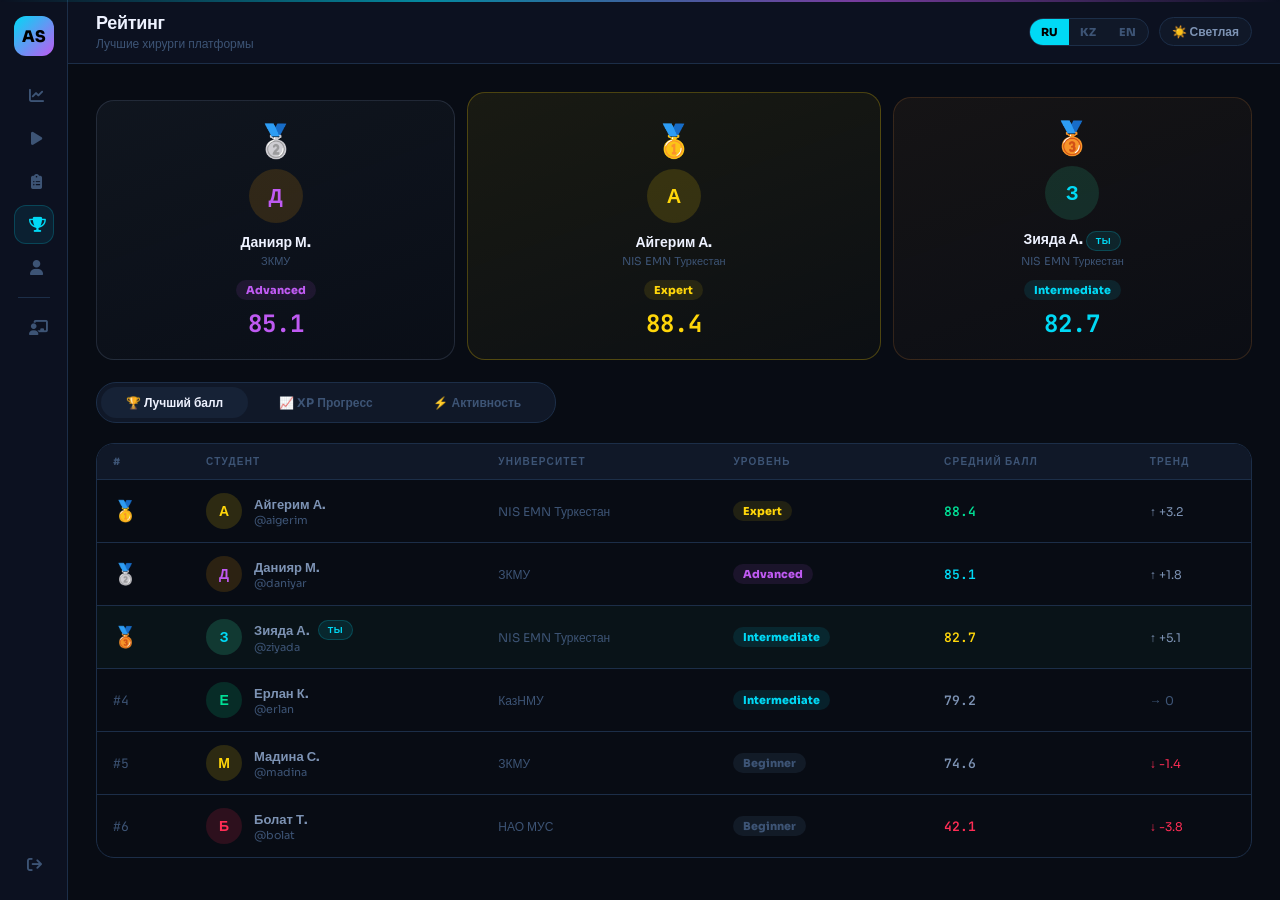
<file: frontend/static/leaderboard.html>
<!DOCTYPE html>
<html lang="ru" data-theme="dark">
<head>
<meta charset="UTF-8">
<meta name="viewport" content="width=device-width, initial-scale=1.0">
<title>AngioSim — Рейтинг</title>
<link rel="stylesheet" href="https://cdnjs.cloudflare.com/ajax/libs/font-awesome/6.5.0/css/all.min.css">
  <link rel="stylesheet" href="assets/css/styles.css">
  <link rel="stylesheet" href="assets/css/leaderboard.css">
</head>
<body data-page="leaderboard">
<aside class="sidebar">
  <a href="index.html" class="sidebar-logo">AS</a>
  <a href="dashboard.html" class="nav-item" data-page="dashboard"><i class="fa-solid fa-chart-line"></i><span class="nav-text" data-t="nav_dashboard">Главная</span></a>
  <a href="session.html" class="nav-item" data-page="session"><i class="fa-solid fa-play"></i><span class="nav-text" data-t="nav_session">Новая сессия</span></a>
  <a href="results.html" class="nav-item" data-page="results"><i class="fa-solid fa-clipboard-list"></i><span class="nav-text" data-t="nav_results">Результаты</span></a>
  <a href="leaderboard.html" class="nav-item" data-page="leaderboard"><i class="fa-solid fa-trophy"></i><span class="nav-text" data-t="nav_leaderboard">Рейтинг</span></a>
  <a href="profile.html" class="nav-item" data-page="profile"><i class="fa-solid fa-user"></i><span class="nav-text" data-t="nav_profile">Профиль</span></a>
  <div class="sidebar-sep"></div>
  <a href="teacher.html" class="nav-item" data-page="teacher"><i class="fa-solid fa-chalkboard-user"></i><span class="nav-text" data-t="nav_teacher">Преподаватель</span></a>
  <div class="sidebar-bottom">
    <a href="index.html" class="nav-item"><i class="fa-solid fa-arrow-right-from-bracket"></i><span class="nav-text" data-t="nav_logout">Выйти</span></a>
  </div>
</aside>
<div class="main">
  <div class="topbar">
    <div class="topbar-left"><h1 data-t="lb_title">Рейтинг</h1><p data-t="lb_sub">Лучшие хирурги платформы</p></div>
    <div class="topbar-right">
      <div class="lang-select">
        <button class="lang-btn active" data-lang="ru" onclick="applyLang('ru')">RU</button>
        <button class="lang-btn" data-lang="kz" onclick="applyLang('kz')">KZ</button>
        <button class="lang-btn" data-lang="en" onclick="applyLang('en')">EN</button>
      </div>
      <button class="ctrl-btn" id="theme-btn" onclick="toggleTheme()">☀️ Светлая</button>
    </div>
  </div>
  <div class="content">

    <!-- PODIUM -->
    <div class="podium fade">
      <div class="podium-card p2">
        <div class="podium-crown">🥈</div>
        <div class="podium-av" style="background:rgba(245,158,11,.15);color:var(--purple)">Д</div>
        <div class="podium-name">Данияр М.</div>
        <div class="podium-uni">ЗКМУ</div>
        <span class="lv lv-a">Advanced</span>
        <div class="podium-score cp mt8">85.1</div>
      </div>
      <div class="podium-card p1" style="padding-top:28px">
        <div class="podium-crown">🥇</div>
        <div class="podium-av" style="background:rgba(255,214,10,.15);color:var(--yellow)">А</div>
        <div class="podium-name">Айгерим А.</div>
        <div class="podium-uni">NIS EMN Туркестан</div>
        <span class="lv lv-e">Expert</span>
        <div class="podium-score cy mt8">88.4</div>
      </div>
      <div class="podium-card p3">
        <div class="podium-crown">🥉</div>
        <div class="podium-av" style="background:rgba(52,211,153,.15);color:var(--cyan)">З</div>
        <div class="podium-name">Зияда А. <span class="badge badge-c" style="font-size:9px">Ты</span></div>
        <div class="podium-uni">NIS EMN Туркестан</div>
        <span class="lv lv-i">Intermediate</span>
        <div class="podium-score cc mt8">82.7</div>
      </div>
    </div>

    <!-- TABS -->
    <div class="tabs fade d1">
      <button class="tab on" onclick="showTab('score',this)" data-t="lb_score">🏆 Лучший балл</button>
      <button class="tab" onclick="showTab('xp',this)" data-t="lb_xp">📈 XP Прогресс</button>
      <button class="tab" onclick="showTab('active',this)" data-t="lb_active">⚡ Активность</button>
    </div>

    <div class="tbl-wrap fade d1">
      <table>
        <thead><tr>
          <th>#</th>
          <th data-t="lb_student">Студент</th>
          <th data-t="lb_uni">Университет</th>
          <th data-t="lb_level">Уровень</th>
          <th id="col-hd" data-t="lb_avg">Средний балл</th>
          <th data-t="lb_trend">Тренд</th>
        </tr></thead>
        <tbody>
          <tr><td><span class="rank-em">🥇</span></td>
            <td><div class="fc gap12"><div class="av" style="background:rgba(255,214,10,.15);color:var(--yellow)">А</div><div><div class="fw" style="font-size:13px">Айгерим А.</div><div class="c3 fs11">@aigerim</div></div></div></td>
            <td class="c3 fs12">NIS EMN Туркестан</td><td><span class="lv lv-e">Expert</span></td>
            <td><span class="mono fw6 cg">88.4</span></td><td><span class="delta-up" style="font-size:12px">↑ +3.2</span></td></tr>
          <tr><td><span class="rank-em">🥈</span></td>
            <td><div class="fc gap12"><div class="av" style="background:rgba(245,158,11,.15);color:var(--purple)">Д</div><div><div class="fw" style="font-size:13px">Данияр М.</div><div class="c3 fs11">@daniyar</div></div></div></td>
            <td class="c3 fs12">ЗКМУ</td><td><span class="lv lv-a">Advanced</span></td>
            <td><span class="mono fw6 cc">85.1</span></td><td><span class="delta-up" style="font-size:12px">↑ +1.8</span></td></tr>
          <tr class="you-row"><td><span class="rank-em">🥉</span></td>
            <td><div class="fc gap12"><div class="av" style="background:rgba(52,211,153,.2);color:var(--cyan)">З</div><div><div class="fw fc gap8" style="font-size:13px">Зияда А. <span class="badge badge-c" style="font-size:9px">Ты</span></div><div class="c3 fs11">@ziyada</div></div></div></td>
            <td class="c3 fs12">NIS EMN Туркестан</td><td><span class="lv lv-i">Intermediate</span></td>
            <td><span class="mono fw6 cy">82.7</span></td><td><span class="delta-up" style="font-size:12px">↑ +5.1</span></td></tr>
          <tr><td class="mono c3">#4</td>
            <td><div class="fc gap12"><div class="av" style="background:rgba(0,224,150,.15);color:var(--green)">Е</div><div><div class="fw" style="font-size:13px">Ерлан К.</div><div class="c3 fs11">@erlan</div></div></div></td>
            <td class="c3 fs12">КазНМУ</td><td><span class="lv lv-i">Intermediate</span></td>
            <td><span class="mono fw6">79.2</span></td><td><span class="c3 fs12">→ 0</span></td></tr>
          <tr><td class="mono c3">#5</td>
            <td><div class="fc gap12"><div class="av" style="background:rgba(255,214,10,.15);color:var(--yellow)">М</div><div><div class="fw" style="font-size:13px">Мадина С.</div><div class="c3 fs11">@madina</div></div></div></td>
            <td class="c3 fs12">ЗКМУ</td><td><span class="lv lv-b">Beginner</span></td>
            <td><span class="mono fw6">74.6</span></td><td><span style="font-size:12px;color:var(--red)">↓ -1.4</span></td></tr>
          <tr><td class="mono c3">#6</td>
            <td><div class="fc gap12"><div class="av" style="background:rgba(255,45,85,.15);color:var(--red)">Б</div><div><div class="fw" style="font-size:13px">Болат Т.</div><div class="c3 fs11">@bolat</div></div></div></td>
            <td class="c3 fs12">НАО МУС</td><td><span class="lv lv-b">Beginner</span></td>
            <td><span class="mono fw6 cr">42.1</span></td><td><span style="font-size:12px;color:var(--red)">↓ -3.8</span></td></tr>
        </tbody>
      </table>
    </div>
  </div>
</div>
<script>
/* ═══════════════════════════════════
   base.js — AngioSim shared logic
   Theme toggle + Language system
   ═══════════════════════════════════ */

// ── TRANSLATIONS ─────────────────────────────────────────────────
const LANG = {
  ru: {
    // nav
    nav_dashboard:    'Главная',
    nav_session:      'Новая сессия',
    nav_results:      'Результаты',
    nav_leaderboard:  'Рейтинг',
    nav_profile:      'Мой профиль',
    nav_teacher:      'Преподаватель',
  
  /* ── NAVIGATION EXTRAS ── */
  nav_lessons:         'Уроки',

  /* ── LESSONS PAGE ── */
  lessons_title:       'Видеоуроки',
  lessons_sub:         'Теория и техника сосудистой хирургии',
  filter_all:          '🎯 Все',
  filter_basics:       '📖 Основы',
  filter_technique:    '🔬 Техника',
  filter_sim:          '🤖 Симулятор',
  filter_ai:           '🧠 ИИ-анализ',
  filter_done:         '✅ Пройденные',
  search_lessons:      'Поиск уроков...',

  /* ── PROFILE PAGE ── */
  profile_title:       'Мой профиль',
  profile_sub:         'Прогресс, достижения, настройки',
  profile_sessions:    'Сессий',
  profile_avg:         'Средний балл',
  profile_badges:      'Значков',
  profile_skills:      'Навыки',
  profile_recent:      'Последние сессии',
  profile_achievements:'Достижения',
  profile_settings:    'Настройки',
  profile_all_history: 'Вся история',
  set_theme:           'Тёмная тема',
  set_theme_d:         'Переключить между тёмным и светлым режимом',
  set_notif:           'Уведомления',
  set_notif_d:         'Напоминания о тренировках и новых уроках',
  set_sound:           'Звуковые сигналы',
  set_sound_d:         'Звук при завершении сессии и достижении',
  set_lang:            'Язык интерфейса',
  set_lang_d:          'Выберите язык платформы',
  set_export:          'Экспорт данных',
  set_export_d:        'Скачать все сессии и результаты в PDF',
  set_reset:           'Сбросить прогресс',
  set_reset_d:         'Удалить все сессии и начать заново',
    nav_logout:       'Выйти',
    // topbar
    theme_dark:  '🌙 Тёмная',
    theme_light: '☀️ Светлая',
    // common
    btn_start_session: '▶ Начать сессию',
    btn_view: 'Открыть',
    btn_all: 'Все',
    live_label: 'Симулятор активен',
    // login
    login_welcome: 'Добро пожаловать',
    login_sub: 'Войдите или создайте аккаунт',
    login_tab: 'Вход',
    reg_tab: 'Регистрация',
    login_email: 'Email',
    login_pass: 'Пароль',
    login_btn: 'Войти',
    demo_btn: 'Демо — войти как студент',
    reg_name: 'Имя и фамилия',
    reg_uni: 'Университет',
    reg_role: 'Роль',
    role_student: 'Студент',
    role_teacher: 'Преподаватель',
    role_student_desc: 'Тренировки и прогресс',
    role_teacher_desc: 'Мониторинг студентов',
    reg_btn: 'Создать аккаунт',
    // dashboard
    dash_title: 'Главная',
    dash_sub: 'Добро пожаловать обратно',
    dash_welcome: 'Привет',
    dash_sessions: 'Всего сессий',
    dash_avg: 'Средний балл',
    dash_best: 'Лучший результат',
    dash_achievements: 'Достижений',
    dash_progress: 'Прогресс',
    dash_ai_tip: 'Рекомендация ИИ',
    dash_lessons: 'Видеоуроки',
    dash_recent: 'Последние сессии',
    dash_history: 'История',
    dash_ach_title: 'Достижения',
    // sessions table headers
    th_date: 'Дата',
    th_mode: 'Режим',
    th_vessel: 'Сосуд',
    th_osats: 'OSATS',
    th_leak: 'Утечка',
    th_time: 'Время',
    th_score: 'Итог',
    // lessons
    les_anatomy: 'Анатомия сосудов',
    les_anatomy_desc: 'Базовый курс: строение артерий и вен',
    les_suture: 'Техника анастомоза',
    les_suture_desc: 'Пошаговое руководство по сосудистому шву',
    les_pressure: 'Гемодинамика',
    les_pressure_desc: 'Давление, поток и клинические нормы',
    les_ai: 'ИИ-оценка шва',
    les_ai_desc: 'Как читать результаты AngioSim AI',
    les_min: 'мин',
    les_watch: 'Смотреть',
    // session
    sess_title: 'Сессия',
    sess_sensors: 'Датчики',
    sess_bpm: 'Частота пульса',
    sess_flow: 'Поток',
    sess_press: 'Давление',
    sess_leak: 'Утечка',
    sess_time: 'Время',
    sess_camera: 'Зона анализа шва',
    sess_capture: 'Сфотографировать шов',
    sess_upload: 'Загрузить',
    sess_ai: 'ИИ-анализ',
    sess_notes: 'Заметки',
    sess_end: 'Завершить сессию',
    sess_mode: 'Режим',
    sess_cam_hint: 'Нажми для анализа шва',
    sess_cam_sub: 'ИИ оценит качество анастомоза',
    sess_analyzing: 'ИИ анализирует шов...',
    sess_ai_empty: 'Сфотографируй анастомоз для оценки',
    sess_stitches: 'Стежков',
    sess_uniformity: 'Равномерность',
    // results
    res_title: 'Результаты',
    res_grade_ex: 'Отлично',
    res_grade_gd: 'Хорошо',
    res_grade_ok: 'Удовлетворительно',
    res_grade_bd: 'Требует доработки',
    res_breakdown: 'Разбивка оценки',
    res_ai: 'Анализ ИИ',
    res_strong: 'Сильные стороны',
    res_weak: 'Для улучшения',
    res_teacher_fb: 'Фидбек преподавателя',
    res_prev: 'Предыдущая сессия',
    // leaderboard
    lb_title: 'Рейтинг',
    lb_sub: 'Лучшие хирурги платформы',
    lb_score: '🏆 Лучший балл',
    lb_xp: '📈 XP Прогресс',
    lb_active: '⚡ Активность',
    lb_student: 'Студент',
    lb_uni: 'Университет',
    lb_level: 'Уровень',
    lb_avg: 'Средний балл',
    lb_trend: 'Тренд',
    // teacher
    tea_title: 'Панель преподавателя',
    tea_students: 'Студентов',
    tea_sessions: 'Сессий всего',
    tea_avg: 'Средний балл группы',
    tea_attention: 'Требуют внимания',
    tea_all_students: 'Все студенты',
    tea_group_progress: 'Прогресс группы',
  },

  kz: {
    nav_dashboard:    'Басты бет',
    nav_session:      'Жаңа сессия',
    nav_results:      'Нәтижелер',
    nav_leaderboard:  'Рейтинг',
    nav_profile:      'Менің профилім',
    nav_teacher:      'Оқытушы',
  
  nav_lessons:         'Сабақтар',
  lessons_title:       'Бейне сабақтар',
  lessons_sub:         'Тамырлық хирургияның теориясы мен техникасы',
  filter_all:          '🎯 Барлығы',
  filter_basics:       '📖 Негіздер',
  filter_technique:    '🔬 Техника',
  filter_sim:          '🤖 Симулятор',
  filter_ai:           '🧠 ЖИ-талдау',
  filter_done:         '✅ Аяқталған',
  search_lessons:      'Сабақтарды іздеу...',
  profile_title:       'Менің профилім',
  profile_sub:         'Прогресс, жетістіктер, параметрлер',
  profile_sessions:    'Сессиялар',
  profile_avg:         'Орташа балл',
  profile_badges:      'Белгілер',
  profile_skills:      'Дағдылар',
  profile_recent:      'Соңғы сессиялар',
  profile_achievements:'Жетістіктер',
  profile_settings:    'Параметрлер',
  profile_all_history: 'Барлық тарих',
  set_theme:           'Күңгірт тақырып',
  set_theme_d:         'Күңгірт және жарық режим арасында ауысу',
  set_notif:           'Хабарландырулар',
  set_notif_d:         'Жаттығулар мен жаңа сабақтар туралы еске салу',
  set_sound:           'Дыбыстық сигналдар',
  set_sound_d:         'Сессия аяқталғанда және жетістік алғанда дыбыс',
  set_lang:            'Интерфейс тілі',
  set_lang_d:          'Платформа тілін таңдаңыз',
  set_export:          'Деректерді экспорттау',
  set_export_d:        'Барлық сессияларды PDF форматында жүктеу',
  set_reset:           'Прогресті қалпына келтіру',
  set_reset_d:         'Барлық сессияларды жою және қайта бастау',
    nav_logout:       'Шығу',
    theme_dark:  '🌙 Қараңғы',
    theme_light: '☀️ Ашық',
    btn_start_session: '▶ Сессия бастау',
    btn_view: 'Ашу',
    btn_all: 'Барлығы',
    live_label: 'Симулятор белсенді',
    login_welcome: 'Қош келдіңіз',
    login_sub: 'Кіріңіз немесе тіркеліңіз',
    login_tab: 'Кіру',
    reg_tab: 'Тіркелу',
    login_email: 'Email',
    login_pass: 'Құпия сөз',
    login_btn: 'Кіру',
    demo_btn: 'Демо — студент ретінде кіру',
    reg_name: 'Аты-жөні',
    reg_uni: 'Университет',
    reg_role: 'Рөл',
    role_student: 'Студент',
    role_teacher: 'Оқытушы',
    role_student_desc: 'Жаттығу және прогресс',
    role_teacher_desc: 'Студенттерді бақылау',
    reg_btn: 'Тіркелу',
    dash_title: 'Басты бет',
    dash_sub: 'Қайта оралуыңызбен',
    dash_welcome: 'Сәлем',
    dash_sessions: 'Барлық сессиялар',
    dash_avg: 'Орташа балл',
    dash_best: 'Үздік нәтиже',
    dash_achievements: 'Жетістіктер',
    dash_progress: 'Прогресс',
    dash_ai_tip: 'ЖИ ұсынысы',
    dash_lessons: 'Бейне сабақтар',
    dash_recent: 'Соңғы сессиялар',
    dash_history: 'Тарих',
    dash_ach_title: 'Жетістіктер',
    th_date:'Күні',th_mode:'Режим',th_vessel:'Тамыр',th_osats:'OSATS',th_leak:'Ағып кету',th_time:'Уақыт',th_score:'Нәтиже',
    les_anatomy:'Тамыр анатомиясы',les_anatomy_desc:'Негізгі курс: артерия және вена құрылымы',
    les_suture:'Анастомоз техникасы',les_suture_desc:'Тамырлық тігіске қадамдық нұсқаулық',
    les_pressure:'Гемодинамика',les_pressure_desc:'Қысым, ағын және клиникалық нормалар',
    les_ai:'ЖИ тігіс бағасы',les_ai_desc:'AngioSim AI нәтижелерін қалай оқуға болады',
    les_min:'мин',les_watch:'Қарау',
    sess_title:'Сессия',sess_sensors:'Датчиктер',sess_bpm:'Жүрек соғысы жиілігі',
    sess_flow:'Ағын',sess_press:'Қысым',sess_leak:'Ағып кету',sess_time:'Уақыт',
    sess_camera:'Тігіс талдау аймағы',sess_capture:'Тігісті суретке түсіру',
    sess_upload:'Жүктеу',sess_ai:'ЖИ-талдау',sess_notes:'Жазбалар',
    sess_end:'Сессияны аяқтау',sess_mode:'Режим',
    sess_cam_hint:'Талдау үшін басыңыз',sess_cam_sub:'ЖИ анастомоз сапасын бағалайды',
    sess_analyzing:'ЖИ тігісті талдап жатыр...',sess_ai_empty:'Бағалау үшін анастомозды суретке түсіріңіз',
    sess_stitches:'Тігістер',sess_uniformity:'Біркелкілік',
    res_title:'Нәтижелер',res_grade_ex:'Өте жақсы',res_grade_gd:'Жақсы',
    res_grade_ok:'Қанағаттанарлық',res_grade_bd:'Жетілдіру қажет',
    res_breakdown:'Баллдың бөлінуі',res_ai:'ЖИ талдауы',
    res_strong:'Күшті жақтары',res_weak:'Жақсарту үшін',res_teacher_fb:'Оқытушы пікірі',res_prev:'Алдыңғы сессия',
    lb_title:'Рейтинг',lb_sub:'Платформаның үздік хирургтары',
    lb_score:'🏆 Үздік балл',lb_xp:'📈 XP Прогресс',lb_active:'⚡ Белсенділік',
    lb_student:'Студент',lb_uni:'Университет',lb_level:'Деңгей',lb_avg:'Орташа балл',lb_trend:'Үрдіс',
    tea_title:'Оқытушы тақтасы',tea_students:'Студенттер',tea_sessions:'Барлық сессиялар',
    tea_avg:'Топтың орташа баллы',tea_attention:'Назар аудару қажет',
    tea_all_students:'Барлық студенттер',tea_group_progress:'Топ прогресі',
  },

  en: {
    nav_dashboard:    'Dashboard',
    nav_session:      'New Session',
    nav_results:      'Results',
    nav_leaderboard:  'Leaderboard',
    nav_profile:      'My Profile',
    nav_teacher:      'Teacher',
  
  nav_lessons:         'Lessons',
  lessons_title:       'Video Lessons',
  lessons_sub:         'Theory and technique of vascular surgery',
  filter_all:          '🎯 All',
  filter_basics:       '📖 Basics',
  filter_technique:    '🔬 Technique',
  filter_sim:          '🤖 Simulator',
  filter_ai:           '🧠 AI Analysis',
  filter_done:         '✅ Completed',
  search_lessons:      'Search lessons...',
  profile_title:       'My Profile',
  profile_sub:         'Progress, achievements, settings',
  profile_sessions:    'Sessions',
  profile_avg:         'Average Score',
  profile_badges:      'Badges',
  profile_skills:      'Skills',
  profile_recent:      'Recent Sessions',
  profile_achievements:'Achievements',
  profile_settings:    'Settings',
  profile_all_history: 'Full History',
  set_theme:           'Dark Theme',
  set_theme_d:         'Switch between dark and light mode',
  set_notif:           'Notifications',
  set_notif_d:         'Reminders about training and new lessons',
  set_sound:           'Sound Alerts',
  set_sound_d:         'Sound on session end and new achievement',
  set_lang:            'Interface Language',
  set_lang_d:          'Choose platform language',
  set_export:          'Export Data',
  set_export_d:        'Download all sessions and results as PDF',
  set_reset:           'Reset Progress',
  set_reset_d:         'Delete all sessions and start over',
    nav_logout:       'Log Out',
    theme_dark:  '🌙 Dark',
    theme_light: '☀️ Light',
    btn_start_session: '▶ Start Session',
    btn_view: 'Open',
    btn_all: 'All',
    live_label: 'Simulator Active',
    login_welcome: 'Welcome',
    login_sub: 'Sign in or create an account',
    login_tab: 'Sign In',
    reg_tab: 'Register',
    login_email: 'Email',
    login_pass: 'Password',
    login_btn: 'Sign In',
    demo_btn: 'Demo — enter as student',
    reg_name: 'Full Name',
    reg_uni: 'University',
    reg_role: 'Role',
    role_student: 'Student',
    role_teacher: 'Teacher',
    role_student_desc: 'Training & progress',
    role_teacher_desc: 'Monitor students',
    reg_btn: 'Create Account',
    dash_title: 'Dashboard',
    dash_sub: 'Welcome back',
    dash_welcome: 'Hello',
    dash_sessions: 'Total Sessions',
    dash_avg: 'Average Score',
    dash_best: 'Best Result',
    dash_achievements: 'Achievements',
    dash_progress: 'Progress',
    dash_ai_tip: 'AI Recommendation',
    dash_lessons: 'Video Lessons',
    dash_recent: 'Recent Sessions',
    dash_history: 'History',
    dash_ach_title: 'Achievements',
    th_date:'Date',th_mode:'Mode',th_vessel:'Vessel',th_osats:'OSATS',th_leak:'Leak',th_time:'Time',th_score:'Score',
    les_anatomy:'Vascular Anatomy',les_anatomy_desc:'Basic course: artery and vein structure',
    les_suture:'Anastomosis Technique',les_suture_desc:'Step-by-step vascular suture guide',
    les_pressure:'Hemodynamics',les_pressure_desc:'Pressure, flow and clinical norms',
    les_ai:'AI Suture Assessment',les_ai_desc:'How to read AngioSim AI results',
    les_min:'min',les_watch:'Watch',
    sess_title:'Session',sess_sensors:'Sensors',sess_bpm:'Heart Rate',
    sess_flow:'Flow',sess_press:'Pressure',sess_leak:'Leak',sess_time:'Time',
    sess_camera:'Suture Analysis Zone',sess_capture:'Photograph Suture',
    sess_upload:'Upload',sess_ai:'AI Analysis',sess_notes:'Notes',
    sess_end:'End Session',sess_mode:'Mode',
    sess_cam_hint:'Tap to analyze suture',sess_cam_sub:'AI will evaluate anastomosis quality',
    sess_analyzing:'AI analyzing suture...',sess_ai_empty:'Photograph anastomosis for assessment',
    sess_stitches:'Stitches',sess_uniformity:'Uniformity',
    res_title:'Results',res_grade_ex:'Excellent',res_grade_gd:'Good',
    res_grade_ok:'Satisfactory',res_grade_bd:'Needs Improvement',
    res_breakdown:'Score Breakdown',res_ai:'AI Analysis',
    res_strong:'Strengths',res_weak:'Areas to Improve',res_teacher_fb:'Teacher Feedback',res_prev:'Previous Session',
    lb_title:'Leaderboard',lb_sub:'Top surgeons on the platform',
    lb_score:'🏆 Best Score',lb_xp:'📈 XP Progress',lb_active:'⚡ Activity',
    lb_student:'Student',lb_uni:'University',lb_level:'Level',lb_avg:'Avg Score',lb_trend:'Trend',
    tea_title:'Teacher Dashboard',tea_students:'Students',tea_sessions:'Total Sessions',
    tea_avg:'Group Average Score',tea_attention:'Need Attention',
    tea_all_students:'All Students',tea_group_progress:'Group Progress',
  }
};

// ── STATE ─────────────────────────────────────────────────────────
let currentLang = localStorage.getItem('as_lang') || 'ru';
let currentTheme = localStorage.getItem('as_theme') || 'dark';

// ── APPLY THEME ───────────────────────────────────────────────────
function applyTheme(theme) {
  currentTheme = theme;
  document.documentElement.setAttribute('data-theme', theme);
  localStorage.setItem('as_theme', theme);
  const btn = document.getElementById('theme-btn');
  if (btn) btn.textContent = LANG[currentLang][theme === 'dark' ? 'theme_light' : 'theme_dark'];
}

function toggleTheme() {
  applyTheme(currentTheme === 'dark' ? 'light' : 'dark');
}

// ── APPLY LANGUAGE ────────────────────────────────────────────────
function applyLang(lang) {
  currentLang = lang;
  localStorage.setItem('as_lang', lang);

  // update all [data-t] elements
  document.querySelectorAll('[data-t]').forEach(el => {
    const key = el.getAttribute('data-t');
    if (LANG[lang][key] !== undefined) el.textContent = LANG[lang][key];
  });

  // update placeholder [data-tp]
  document.querySelectorAll('[data-tp]').forEach(el => {
    const key = el.getAttribute('data-tp');
    if (LANG[lang][key] !== undefined) el.placeholder = LANG[lang][key];
  });

  // highlight active lang button
  document.querySelectorAll('.lang-btn').forEach(b => {
    b.classList.toggle('active', b.dataset.lang === lang);
  });

  // update theme btn label
  const btn = document.getElementById('theme-btn');
  if (btn) btn.textContent = LANG[lang][currentTheme === 'dark' ? 'theme_light' : 'theme_dark'];
}

// ── SIDEBAR ACTIVE STATE ──────────────────────────────────────────
function setActiveNav() {
  const page = document.body.dataset.page;
  document.querySelectorAll('.nav-item[data-page]').forEach(el => {
    el.classList.toggle('active', el.dataset.page === page);
  });
}

// ── INIT ──────────────────────────────────────────────────────────
document.addEventListener('DOMContentLoaded', () => {
  applyTheme(currentTheme);
  applyLang(currentLang);
  setActiveNav();
});

// T helper for JS-generated text
function t(key) {
  return LANG[currentLang][key] || key;
}


/* ══════════════════════════════════════
   #9  RIPPLE on all .btn clicks
══════════════════════════════════════ */
document.addEventListener('click', function(e) {
  const btn = e.target.closest('.btn');
  if (!btn) return;
  const r = document.createElement('span');
  r.className = 'ripple';
  const rect = btn.getBoundingClientRect();
  const size = Math.max(rect.width, rect.height);
  r.style.cssText = 'width:'+size+'px;height:'+size+'px;left:'+(e.clientX-rect.left-size/2)+'px;top:'+(e.clientY-rect.top-size/2)+'px';
  btn.appendChild(r);
  setTimeout(function(){ r.remove(); }, 560);
});

/* ══════════════════════════════════════
   #5  SKELETON on stat cards (dashboard/teacher)
══════════════════════════════════════ */
(function(){
  const scards = document.querySelectorAll('.scard');
  if (!scards.length) return;
  scards.forEach(function(c){ c.classList.add('sk-active'); });
  setTimeout(function(){
    scards.forEach(function(c){
      c.classList.remove('sk-active');
      c.style.transition = 'opacity .4s';
    });
  }, 900);
})();

</script>
<script>
const API_BASE = 'http://localhost:8000';
const AUTH_USER = JSON.parse(localStorage.getItem('as_user') || '{"id":1}');
let leaderboardRows = [];

function escapeHtml(value) {
  return String(value ?? '').replace(/[&<>"']/g, ch => ({'&':'&amp;','<':'&lt;','>':'&gt;','"':'&quot;',"'":'&#39;'}[ch]));
}

function levelClass(level) {
  return { Expert: 'lv-e', Advanced: 'lv-a', Intermediate: 'lv-i', Beginner: 'lv-b' }[level] || 'lv-b';
}

function rankEmoji(index) {
  return ['🥇', '🥈', '🥉'][index] || '#' + (index + 1);
}

function metricFor(row, type) {
  if (type === 'xp') return row.xp || 0;
  if (type === 'active') return row.completed_sessions || 0;
  return Number(row.average_score || 0).toFixed(1);
}

function renderLeaderboard(type = 'score') {
  const tbody = document.querySelector('tbody');
  if (!tbody || !leaderboardRows.length) return;
  const rows = [...leaderboardRows].sort((a, b) => Number(metricFor(b, type)) - Number(metricFor(a, type)));
  tbody.innerHTML = rows.map((row, index) => {
    const isCurrent = row.id === AUTH_USER.id;
    return `
      <tr class="${isCurrent ? 'you-row' : ''}">
        <td><span class="rank-em">${rankEmoji(index)}</span></td>
        <td><div class="fc gap12"><div class="av" style="background:rgba(52,211,153,.16);color:var(--cyan)">${escapeHtml(row.initials)}</div><div><div class="fw fc gap8" style="font-size:13px">${escapeHtml(row.full_name)} ${isCurrent ? '<span class="badge badge-c" style="font-size:9px">Ты</span>' : ''}</div><div class="c3 fs11">@${escapeHtml((row.email || '').split('@')[0])}</div></div></div></td>
        <td class="c3 fs12">${escapeHtml(row.university || '—')}</td>
        <td><span class="lv ${levelClass(row.level)}">${escapeHtml(row.level)}</span></td>
        <td><span class="score-pill">${metricFor(row, type)}</span></td>
        <td><span class="${row.trend === 'up' ? 'trend-up' : 'trend-down'}">${row.trend === 'up' ? '↑ stable' : 'practice'}</span></td>
      </tr>
    `;
  }).join('');
}

function showTab(type, btn) {
  document.querySelectorAll('.tab').forEach(t => t.classList.remove('on'));
  btn.classList.add('on');
  const labels = { score: 'Средний балл', xp: 'XP', active: 'Сессий' };
  document.getElementById('col-hd').textContent = labels[type];
  renderLeaderboard(type);
}

async function loadLeaderboard() {
  try {
    const response = await fetch(API_BASE + '/api/leaderboard');
    if (!response.ok) throw new Error('Leaderboard API unavailable');
    leaderboardRows = (await response.json()).students || [];
    renderLeaderboard('score');
  } catch (err) {
    console.warn('Using static leaderboard demo:', err.message);
  }
}

loadLeaderboard();
</script>
</body>
</html>
</file>
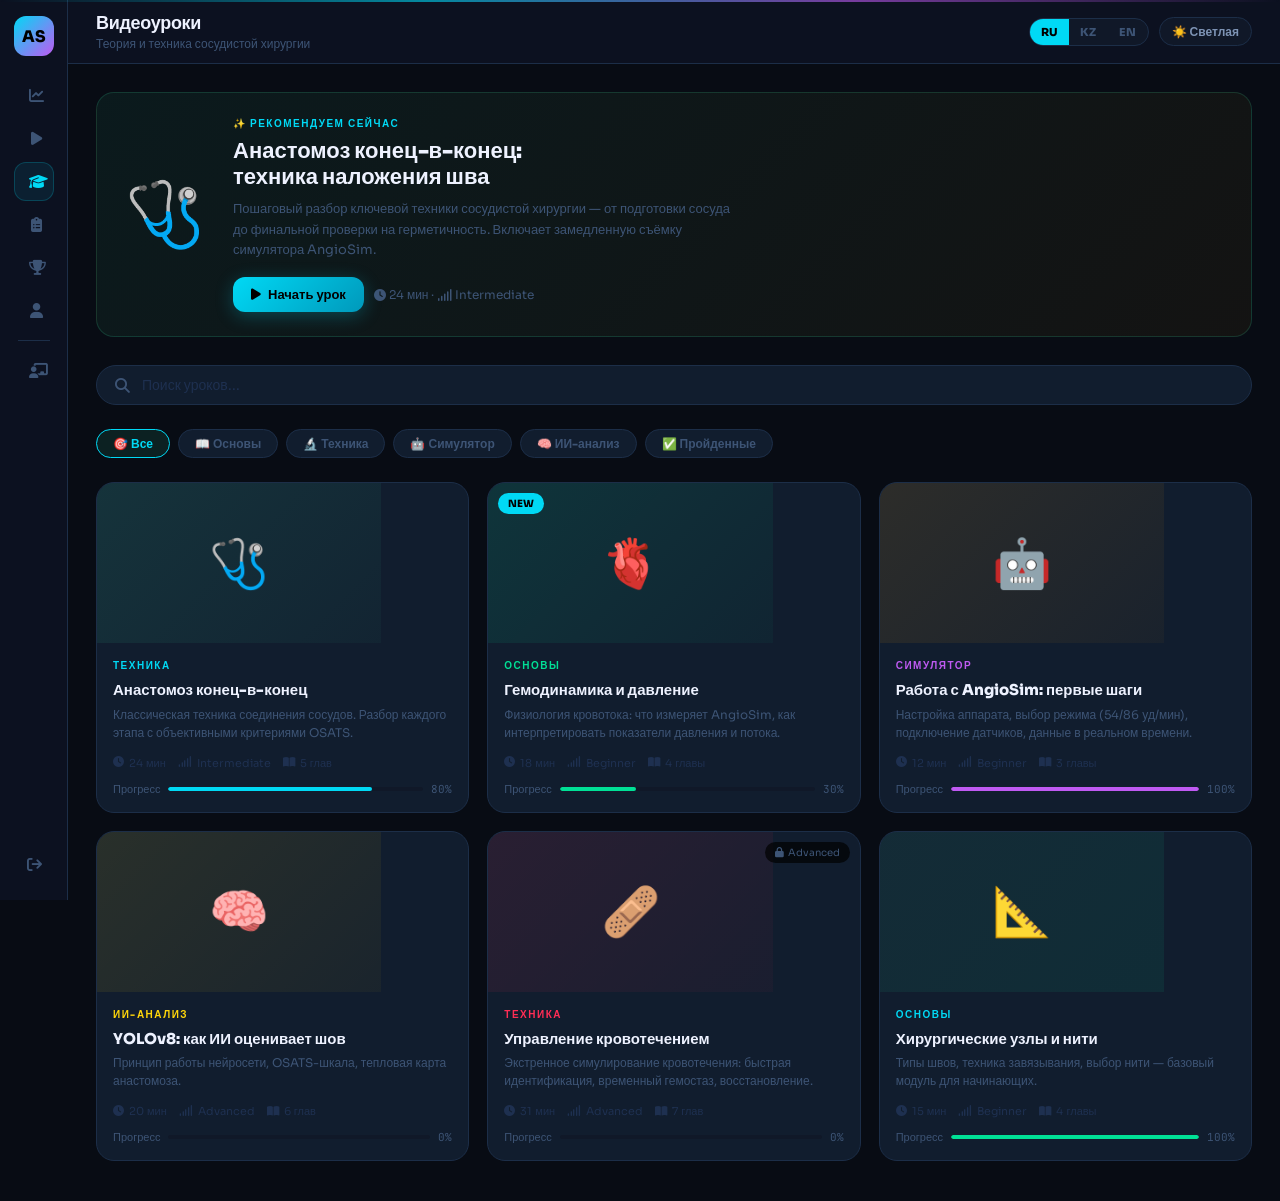
<file: frontend/static/lessons.html>
<!DOCTYPE html>
<html lang="ru" data-theme="dark">
<head>
<meta charset="UTF-8">
<meta name="viewport" content="width=device-width, initial-scale=1.0">
<title>AngioSim — Видеоуроки</title>
<link rel="stylesheet" href="https://cdnjs.cloudflare.com/ajax/libs/font-awesome/6.5.0/css/all.min.css">
  <link rel="stylesheet" href="assets/css/styles.css">
  <link rel="stylesheet" href="assets/css/lessons.css">
</head>
<body data-page="lessons">
<aside class="sidebar">
  <a href="index.html" class="sidebar-logo">AS</a>
  <a href="dashboard.html" class="nav-item" data-page="dashboard"><i class="fa-solid fa-chart-line"></i><span class="nav-text" data-t="nav_dashboard">Главная</span></a>
  <a href="session.html"   class="nav-item" data-page="session"><i class="fa-solid fa-play"></i><span class="nav-text" data-t="nav_session">Новая сессия</span></a>
  <a href="lessons.html"   class="nav-item" data-page="lessons"><i class="fa-solid fa-graduation-cap"></i><span class="nav-text" data-t="nav_lessons">Уроки</span></a>
  <a href="results.html"   class="nav-item" data-page="results"><i class="fa-solid fa-clipboard-list"></i><span class="nav-text" data-t="nav_results">Результаты</span></a>
  <a href="leaderboard.html" class="nav-item" data-page="leaderboard"><i class="fa-solid fa-trophy"></i><span class="nav-text" data-t="nav_leaderboard">Рейтинг</span></a>
  <a href="profile.html"   class="nav-item" data-page="profile"><i class="fa-solid fa-user"></i><span class="nav-text" data-t="nav_profile">Профиль</span></a>
  <div class="sidebar-sep"></div>
  <a href="teacher.html"   class="nav-item" data-page="teacher"><i class="fa-solid fa-chalkboard-user"></i><span class="nav-text" data-t="nav_teacher">Преподаватель</span></a>
  <div class="sidebar-bottom">
    <a href="index.html" class="nav-item"><i class="fa-solid fa-arrow-right-from-bracket"></i><span class="nav-text" data-t="nav_logout">Выйти</span></a>
  </div>
</aside>
<div class="main">
  <div class="topbar">
    <div class="topbar-left"><h1 data-t="lessons_title">Видеоуроки</h1><p data-t="lessons_sub">Теория и техника сосудистой хирургии</p></div>
    <div class="topbar-right">
      <div class="lang-select">
        <button class="lang-btn active" data-lang="ru" onclick="applyLang('ru')">RU</button>
        <button class="lang-btn" data-lang="kz" onclick="applyLang('kz')">KZ</button>
        <button class="lang-btn" data-lang="en" onclick="applyLang('en')">EN</button>
      </div>
      <button class="ctrl-btn" id="theme-btn" onclick="toggleTheme()">☀️ Светлая</button>
    </div>
  </div>
  <div class="content">

    <div class="featured-banner fade">
      <div class="feat-thumb">🩺</div>
      <div>
        <div class="feat-tag">✨ Рекомендуем сейчас</div>
        <div class="feat-title">Анастомоз конец-в-конец:<br>техника наложения шва</div>
        <div class="feat-desc">Пошаговый разбор ключевой техники сосудистой хирургии — от подготовки сосуда до финальной проверки на герметичность. Включает замедленную съёмку симулятора AngioSim.</div>
        <div style="display:flex;gap:10px;align-items:center">
          <button class="btn btn-primary" onclick="openLesson(0)"><i class="fa-solid fa-play"></i> Начать урок</button>
          <span class="fs12 c3"><i class="fa-solid fa-clock"></i> 24 мин · <i class="fa-solid fa-signal"></i> Intermediate</span>
        </div>
      </div>
    </div>

    <div class="search-bar-wrap fade d1">
      <i class="fa-solid fa-magnifying-glass"></i>
      <input class="search-inp" id="lesson-search" type="text" placeholder="Поиск уроков..." oninput="filterLessons()" data-tp="search_lessons">
      <span id="search-count" class="fs12 c4"></span>
    </div>

    <div class="filter-row fade d1">
      <button class="filter-chip on" onclick="setFilter(this,'all')" data-t="filter_all">🎯 Все</button>
      <button class="filter-chip" onclick="setFilter(this,'basics')" data-t="filter_basics">📖 Основы</button>
      <button class="filter-chip" onclick="setFilter(this,'technique')" data-t="filter_technique">🔬 Техника</button>
      <button class="filter-chip" onclick="setFilter(this,'sim')" data-t="filter_sim">🤖 Симулятор</button>
      <button class="filter-chip" onclick="setFilter(this,'ai')" data-t="filter_ai">🧠 ИИ-анализ</button>
      <button class="filter-chip" onclick="setFilter(this,'done')" data-t="filter_done">✅ Пройденные</button>
    </div>

    <div class="lessons-grid fade d2" id="lessons-grid">
      <div class="lesson-card-full" data-cat="technique" data-done="true" onclick="openLesson(0)">
        <div class="lesson-thumb" style="background:linear-gradient(135deg,rgba(52,211,153,.12),rgba(52,211,153,.04))">🩺<div class="lesson-thumb-overlay"><div class="play-btn-big"><i class="fa-solid fa-play"></i></div></div></div>
        <div class="lesson-body">
          <div class="lesson-category" style="color:var(--cyan)">Техника</div>
          <div class="lesson-title">Анастомоз конец-в-конец</div>
          <div class="lesson-desc">Классическая техника соединения сосудов. Разбор каждого этапа с объективными критериями OSATS.</div>
          <div class="lesson-meta"><span class="lesson-meta-item"><i class="fa-solid fa-clock"></i> 24 мин</span><span class="lesson-meta-item"><i class="fa-solid fa-signal"></i> Intermediate</span><span class="lesson-meta-item"><i class="fa-solid fa-book-open"></i> 5 глав</span></div>
          <div class="lesson-prog-row"><span class="lesson-prog-label">Прогресс</span><div class="lesson-prog-bar"><div class="lesson-prog-fill" style="width:80%;background:var(--cyan)"></div></div><span class="lesson-prog-pct">80%</span></div>
        </div>
      </div>
      <div class="lesson-card-full" data-cat="basics" data-done="false" onclick="openLesson(1)">
        <div class="lesson-thumb" style="background:linear-gradient(135deg,rgba(0,224,150,.12),rgba(0,224,150,.04))">🫀<div class="lesson-thumb-overlay"><div class="play-btn-big"><i class="fa-solid fa-play"></i></div></div></div>
        <div class="new-badge">NEW</div>
        <div class="lesson-body">
          <div class="lesson-category" style="color:var(--green)">Основы</div>
          <div class="lesson-title">Гемодинамика и давление</div>
          <div class="lesson-desc">Физиология кровотока: что измеряет AngioSim, как интерпретировать показатели давления и потока.</div>
          <div class="lesson-meta"><span class="lesson-meta-item"><i class="fa-solid fa-clock"></i> 18 мин</span><span class="lesson-meta-item"><i class="fa-solid fa-signal"></i> Beginner</span><span class="lesson-meta-item"><i class="fa-solid fa-book-open"></i> 4 главы</span></div>
          <div class="lesson-prog-row"><span class="lesson-prog-label">Прогресс</span><div class="lesson-prog-bar"><div class="lesson-prog-fill" style="width:30%;background:var(--green)"></div></div><span class="lesson-prog-pct">30%</span></div>
        </div>
      </div>
      <div class="lesson-card-full" data-cat="sim" data-done="true" onclick="openLesson(2)">
        <div class="lesson-thumb" style="background:linear-gradient(135deg,rgba(245,158,11,.12),rgba(245,158,11,.04))">🤖<div class="lesson-thumb-overlay"><div class="play-btn-big"><i class="fa-solid fa-play"></i></div></div></div>
        <div class="lesson-body">
          <div class="lesson-category" style="color:var(--purple)">Симулятор</div>
          <div class="lesson-title">Работа с AngioSim: первые шаги</div>
          <div class="lesson-desc">Настройка аппарата, выбор режима (54/86 уд/мин), подключение датчиков, данные в реальном времени.</div>
          <div class="lesson-meta"><span class="lesson-meta-item"><i class="fa-solid fa-clock"></i> 12 мин</span><span class="lesson-meta-item"><i class="fa-solid fa-signal"></i> Beginner</span><span class="lesson-meta-item"><i class="fa-solid fa-book-open"></i> 3 главы</span></div>
          <div class="lesson-prog-row"><span class="lesson-prog-label">Прогресс</span><div class="lesson-prog-bar"><div class="lesson-prog-fill" style="width:100%;background:var(--purple)"></div></div><span class="lesson-prog-pct">100%</span></div>
        </div>
      </div>
      <div class="lesson-card-full" data-cat="ai" data-done="false" onclick="openLesson(3)">
        <div class="lesson-thumb" style="background:linear-gradient(135deg,rgba(255,214,10,.10),rgba(255,214,10,.04))">🧠<div class="lesson-thumb-overlay"><div class="play-btn-big"><i class="fa-solid fa-play"></i></div></div></div>
        <div class="lesson-body">
          <div class="lesson-category" style="color:var(--yellow)">ИИ-анализ</div>
          <div class="lesson-title">YOLOv8: как ИИ оценивает шов</div>
          <div class="lesson-desc">Принцип работы нейросети, OSATS-шкала, тепловая карта анастомоза.</div>
          <div class="lesson-meta"><span class="lesson-meta-item"><i class="fa-solid fa-clock"></i> 20 мин</span><span class="lesson-meta-item"><i class="fa-solid fa-signal"></i> Advanced</span><span class="lesson-meta-item"><i class="fa-solid fa-book-open"></i> 6 глав</span></div>
          <div class="lesson-prog-row"><span class="lesson-prog-label">Прогресс</span><div class="lesson-prog-bar"><div class="lesson-prog-fill" style="width:0%;background:var(--yellow)"></div></div><span class="lesson-prog-pct">0%</span></div>
        </div>
      </div>
      <div class="lesson-card-full" data-cat="technique" data-done="false" onclick="openLesson(4)">
        <div class="lesson-thumb" style="background:linear-gradient(135deg,rgba(255,45,85,.10),rgba(255,45,85,.04))">🩹<div class="lesson-thumb-overlay"><div class="play-btn-big"><i class="fa-solid fa-play"></i></div></div></div>
        <div class="lock-badge"><i class="fa-solid fa-lock"></i> Advanced</div>
        <div class="lesson-body">
          <div class="lesson-category" style="color:var(--red)">Техника</div>
          <div class="lesson-title">Управление кровотечением</div>
          <div class="lesson-desc">Экстренное симулирование кровотечения: быстрая идентификация, временный гемостаз, восстановление.</div>
          <div class="lesson-meta"><span class="lesson-meta-item"><i class="fa-solid fa-clock"></i> 31 мин</span><span class="lesson-meta-item"><i class="fa-solid fa-signal"></i> Advanced</span><span class="lesson-meta-item"><i class="fa-solid fa-book-open"></i> 7 глав</span></div>
          <div class="lesson-prog-row"><span class="lesson-prog-label">Прогресс</span><div class="lesson-prog-bar"><div class="lesson-prog-fill" style="width:0%;background:var(--red)"></div></div><span class="lesson-prog-pct">0%</span></div>
        </div>
      </div>
      <div class="lesson-card-full" data-cat="basics" data-done="true" onclick="openLesson(5)">
        <div class="lesson-thumb" style="background:linear-gradient(135deg,rgba(52,211,153,.08),rgba(0,224,150,.08))">📐<div class="lesson-thumb-overlay"><div class="play-btn-big"><i class="fa-solid fa-play"></i></div></div></div>
        <div class="lesson-body">
          <div class="lesson-category" style="color:var(--cyan)">Основы</div>
          <div class="lesson-title">Хирургические узлы и нити</div>
          <div class="lesson-desc">Типы швов, техника завязывания, выбор нити — базовый модуль для начинающих.</div>
          <div class="lesson-meta"><span class="lesson-meta-item"><i class="fa-solid fa-clock"></i> 15 мин</span><span class="lesson-meta-item"><i class="fa-solid fa-signal"></i> Beginner</span><span class="lesson-meta-item"><i class="fa-solid fa-book-open"></i> 4 главы</span></div>
          <div class="lesson-prog-row"><span class="lesson-prog-label">Прогресс</span><div class="lesson-prog-bar"><div class="lesson-prog-fill" style="width:100%;background:var(--green)"></div></div><span class="lesson-prog-pct">100%</span></div>
        </div>
      </div>
    </div>
    <div class="empty-state" id="empty-state" style="display:none"><i class="fa-solid fa-magnifying-glass"></i><p>Ничего не найдено. Попробуй другой запрос.</p></div>
  </div>
</div>

<div class="modal-overlay" id="lesson-modal" onclick="closeIfBg(event)">
  <div class="modal-box">
    <div class="modal-close-btn"><button class="btn btn-ghost btn-sm" onclick="closeLesson()"><i class="fa-solid fa-xmark"></i> Закрыть</button></div>
    <div class="modal-video" id="modal-thumb"></div>
    <div class="modal-body">
      <div id="modal-cat" class="lesson-category mb8"></div>
      <div id="modal-title" style="font-size:20px;margin-bottom:8px;font-weight:900"></div>
      <div id="modal-desc" class="fs13 c3 mb16" style="line-height:1.6"></div>
      <div class="fc gap20 mb16 fs12 c3">
        <span><i class="fa-solid fa-clock cc"></i> <span id="modal-dur"></span></span>
        <span><i class="fa-solid fa-signal cc"></i> <span id="modal-level"></span></span>
        <span><i class="fa-solid fa-trophy" style="color:var(--yellow)"></i> <span id="modal-xp"></span> XP</span>
      </div>
      <div class="lesson-prog-row mb20">
        <span class="lesson-prog-label fs12">Ваш прогресс</span>
        <div class="lesson-prog-bar"><div class="lesson-prog-fill" id="modal-prog" style="background:var(--cyan)"></div></div>
        <span class="lesson-prog-pct" id="modal-pct"></span>
      </div>
      <div style="display:flex;gap:10px;margin-bottom:24px">
        <button class="btn btn-primary" id="modal-cta-btn" style="flex:1"></button>
        <button class="btn btn-ghost btn-sm" onclick="closeLesson()">Позже</button>
      </div>
      <div class="sec-hd mb12"><i class="fa-solid fa-list-ol cc"></i> Содержание урока</div>
      <div class="chapter-list" id="modal-chapters"></div>
    </div>
  </div>
</div>

<script>
/* ═══════════════════════════════════
   base.js — AngioSim shared logic
   Theme toggle + Language system
   ═══════════════════════════════════ */

// ── TRANSLATIONS ─────────────────────────────────────────────────
const LANG = {
  ru: {
    // nav
    nav_dashboard:    'Главная',
    nav_session:      'Новая сессия',
    nav_results:      'Результаты',
    nav_leaderboard:  'Рейтинг',
    nav_profile:      'Мой профиль',
    nav_teacher:      'Преподаватель',
  
  /* ── NAVIGATION EXTRAS ── */
  nav_lessons:         'Уроки',

  /* ── LESSONS PAGE ── */
  lessons_title:       'Видеоуроки',
  lessons_sub:         'Теория и техника сосудистой хирургии',
  filter_all:          '🎯 Все',
  filter_basics:       '📖 Основы',
  filter_technique:    '🔬 Техника',
  filter_sim:          '🤖 Симулятор',
  filter_ai:           '🧠 ИИ-анализ',
  filter_done:         '✅ Пройденные',
  search_lessons:      'Поиск уроков...',

  /* ── PROFILE PAGE ── */
  profile_title:       'Мой профиль',
  profile_sub:         'Прогресс, достижения, настройки',
  profile_sessions:    'Сессий',
  profile_avg:         'Средний балл',
  profile_badges:      'Значков',
  profile_skills:      'Навыки',
  profile_recent:      'Последние сессии',
  profile_achievements:'Достижения',
  profile_settings:    'Настройки',
  profile_all_history: 'Вся история',
  set_theme:           'Тёмная тема',
  set_theme_d:         'Переключить между тёмным и светлым режимом',
  set_notif:           'Уведомления',
  set_notif_d:         'Напоминания о тренировках и новых уроках',
  set_sound:           'Звуковые сигналы',
  set_sound_d:         'Звук при завершении сессии и достижении',
  set_lang:            'Язык интерфейса',
  set_lang_d:          'Выберите язык платформы',
  set_export:          'Экспорт данных',
  set_export_d:        'Скачать все сессии и результаты в PDF',
  set_reset:           'Сбросить прогресс',
  set_reset_d:         'Удалить все сессии и начать заново',
    nav_logout:       'Выйти',
    // topbar
    theme_dark:  '🌙 Тёмная',
    theme_light: '☀️ Светлая',
    // common
    btn_start_session: '▶ Начать сессию',
    btn_view: 'Открыть',
    btn_all: 'Все',
    live_label: 'Симулятор активен',
    // login
    login_welcome: 'Добро пожаловать',
    login_sub: 'Войдите или создайте аккаунт',
    login_tab: 'Вход',
    reg_tab: 'Регистрация',
    login_email: 'Email',
    login_pass: 'Пароль',
    login_btn: 'Войти',
    demo_btn: 'Демо — войти как студент',
    reg_name: 'Имя и фамилия',
    reg_uni: 'Университет',
    reg_role: 'Роль',
    role_student: 'Студент',
    role_teacher: 'Преподаватель',
    role_student_desc: 'Тренировки и прогресс',
    role_teacher_desc: 'Мониторинг студентов',
    reg_btn: 'Создать аккаунт',
    // dashboard
    dash_title: 'Главная',
    dash_sub: 'Добро пожаловать обратно',
    dash_welcome: 'Привет',
    dash_sessions: 'Всего сессий',
    dash_avg: 'Средний балл',
    dash_best: 'Лучший результат',
    dash_achievements: 'Достижений',
    dash_progress: 'Прогресс',
    dash_ai_tip: 'Рекомендация ИИ',
    dash_lessons: 'Видеоуроки',
    dash_recent: 'Последние сессии',
    dash_history: 'История',
    dash_ach_title: 'Достижения',
    // sessions table headers
    th_date: 'Дата',
    th_mode: 'Режим',
    th_vessel: 'Сосуд',
    th_osats: 'OSATS',
    th_leak: 'Утечка',
    th_time: 'Время',
    th_score: 'Итог',
    // lessons
    les_anatomy: 'Анатомия сосудов',
    les_anatomy_desc: 'Базовый курс: строение артерий и вен',
    les_suture: 'Техника анастомоза',
    les_suture_desc: 'Пошаговое руководство по сосудистому шву',
    les_pressure: 'Гемодинамика',
    les_pressure_desc: 'Давление, поток и клинические нормы',
    les_ai: 'ИИ-оценка шва',
    les_ai_desc: 'Как читать результаты AngioSim AI',
    les_min: 'мин',
    les_watch: 'Смотреть',
    // session
    sess_title: 'Сессия',
    sess_sensors: 'Датчики',
    sess_bpm: 'Частота пульса',
    sess_flow: 'Поток',
    sess_press: 'Давление',
    sess_leak: 'Утечка',
    sess_time: 'Время',
    sess_camera: 'Зона анализа шва',
    sess_capture: 'Сфотографировать шов',
    sess_upload: 'Загрузить',
    sess_ai: 'ИИ-анализ',
    sess_notes: 'Заметки',
    sess_end: 'Завершить сессию',
    sess_mode: 'Режим',
    sess_cam_hint: 'Нажми для анализа шва',
    sess_cam_sub: 'ИИ оценит качество анастомоза',
    sess_analyzing: 'ИИ анализирует шов...',
    sess_ai_empty: 'Сфотографируй анастомоз для оценки',
    sess_stitches: 'Стежков',
    sess_uniformity: 'Равномерность',
    // results
    res_title: 'Результаты',
    res_grade_ex: 'Отлично',
    res_grade_gd: 'Хорошо',
    res_grade_ok: 'Удовлетворительно',
    res_grade_bd: 'Требует доработки',
    res_breakdown: 'Разбивка оценки',
    res_ai: 'Анализ ИИ',
    res_strong: 'Сильные стороны',
    res_weak: 'Для улучшения',
    res_teacher_fb: 'Фидбек преподавателя',
    res_prev: 'Предыдущая сессия',
    // leaderboard
    lb_title: 'Рейтинг',
    lb_sub: 'Лучшие хирурги платформы',
    lb_score: '🏆 Лучший балл',
    lb_xp: '📈 XP Прогресс',
    lb_active: '⚡ Активность',
    lb_student: 'Студент',
    lb_uni: 'Университет',
    lb_level: 'Уровень',
    lb_avg: 'Средний балл',
    lb_trend: 'Тренд',
    // teacher
    tea_title: 'Панель преподавателя',
    tea_students: 'Студентов',
    tea_sessions: 'Сессий всего',
    tea_avg: 'Средний балл группы',
    tea_attention: 'Требуют внимания',
    tea_all_students: 'Все студенты',
    tea_group_progress: 'Прогресс группы',
  },

  kz: {
    nav_dashboard:    'Басты бет',
    nav_session:      'Жаңа сессия',
    nav_results:      'Нәтижелер',
    nav_leaderboard:  'Рейтинг',
    nav_profile:      'Менің профилім',
    nav_teacher:      'Оқытушы',
  
  nav_lessons:         'Сабақтар',
  lessons_title:       'Бейне сабақтар',
  lessons_sub:         'Тамырлық хирургияның теориясы мен техникасы',
  filter_all:          '🎯 Барлығы',
  filter_basics:       '📖 Негіздер',
  filter_technique:    '🔬 Техника',
  filter_sim:          '🤖 Симулятор',
  filter_ai:           '🧠 ЖИ-талдау',
  filter_done:         '✅ Аяқталған',
  search_lessons:      'Сабақтарды іздеу...',
  profile_title:       'Менің профилім',
  profile_sub:         'Прогресс, жетістіктер, параметрлер',
  profile_sessions:    'Сессиялар',
  profile_avg:         'Орташа балл',
  profile_badges:      'Белгілер',
  profile_skills:      'Дағдылар',
  profile_recent:      'Соңғы сессиялар',
  profile_achievements:'Жетістіктер',
  profile_settings:    'Параметрлер',
  profile_all_history: 'Барлық тарих',
  set_theme:           'Күңгірт тақырып',
  set_theme_d:         'Күңгірт және жарық режим арасында ауысу',
  set_notif:           'Хабарландырулар',
  set_notif_d:         'Жаттығулар мен жаңа сабақтар туралы еске салу',
  set_sound:           'Дыбыстық сигналдар',
  set_sound_d:         'Сессия аяқталғанда және жетістік алғанда дыбыс',
  set_lang:            'Интерфейс тілі',
  set_lang_d:          'Платформа тілін таңдаңыз',
  set_export:          'Деректерді экспорттау',
  set_export_d:        'Барлық сессияларды PDF форматында жүктеу',
  set_reset:           'Прогресті қалпына келтіру',
  set_reset_d:         'Барлық сессияларды жою және қайта бастау',
    nav_logout:       'Шығу',
    theme_dark:  '🌙 Қараңғы',
    theme_light: '☀️ Ашық',
    btn_start_session: '▶ Сессия бастау',
    btn_view: 'Ашу',
    btn_all: 'Барлығы',
    live_label: 'Симулятор белсенді',
    login_welcome: 'Қош келдіңіз',
    login_sub: 'Кіріңіз немесе тіркеліңіз',
    login_tab: 'Кіру',
    reg_tab: 'Тіркелу',
    login_email: 'Email',
    login_pass: 'Құпия сөз',
    login_btn: 'Кіру',
    demo_btn: 'Демо — студент ретінде кіру',
    reg_name: 'Аты-жөні',
    reg_uni: 'Университет',
    reg_role: 'Рөл',
    role_student: 'Студент',
    role_teacher: 'Оқытушы',
    role_student_desc: 'Жаттығу және прогресс',
    role_teacher_desc: 'Студенттерді бақылау',
    reg_btn: 'Тіркелу',
    dash_title: 'Басты бет',
    dash_sub: 'Қайта оралуыңызбен',
    dash_welcome: 'Сәлем',
    dash_sessions: 'Барлық сессиялар',
    dash_avg: 'Орташа балл',
    dash_best: 'Үздік нәтиже',
    dash_achievements: 'Жетістіктер',
    dash_progress: 'Прогресс',
    dash_ai_tip: 'ЖИ ұсынысы',
    dash_lessons: 'Бейне сабақтар',
    dash_recent: 'Соңғы сессиялар',
    dash_history: 'Тарих',
    dash_ach_title: 'Жетістіктер',
    th_date:'Күні',th_mode:'Режим',th_vessel:'Тамыр',th_osats:'OSATS',th_leak:'Ағып кету',th_time:'Уақыт',th_score:'Нәтиже',
    les_anatomy:'Тамыр анатомиясы',les_anatomy_desc:'Негізгі курс: артерия және вена құрылымы',
    les_suture:'Анастомоз техникасы',les_suture_desc:'Тамырлық тігіске қадамдық нұсқаулық',
    les_pressure:'Гемодинамика',les_pressure_desc:'Қысым, ағын және клиникалық нормалар',
    les_ai:'ЖИ тігіс бағасы',les_ai_desc:'AngioSim AI нәтижелерін қалай оқуға болады',
    les_min:'мин',les_watch:'Қарау',
    sess_title:'Сессия',sess_sensors:'Датчиктер',sess_bpm:'Жүрек соғысы жиілігі',
    sess_flow:'Ағын',sess_press:'Қысым',sess_leak:'Ағып кету',sess_time:'Уақыт',
    sess_camera:'Тігіс талдау аймағы',sess_capture:'Тігісті суретке түсіру',
    sess_upload:'Жүктеу',sess_ai:'ЖИ-талдау',sess_notes:'Жазбалар',
    sess_end:'Сессияны аяқтау',sess_mode:'Режим',
    sess_cam_hint:'Талдау үшін басыңыз',sess_cam_sub:'ЖИ анастомоз сапасын бағалайды',
    sess_analyzing:'ЖИ тігісті талдап жатыр...',sess_ai_empty:'Бағалау үшін анастомозды суретке түсіріңіз',
    sess_stitches:'Тігістер',sess_uniformity:'Біркелкілік',
    res_title:'Нәтижелер',res_grade_ex:'Өте жақсы',res_grade_gd:'Жақсы',
    res_grade_ok:'Қанағаттанарлық',res_grade_bd:'Жетілдіру қажет',
    res_breakdown:'Баллдың бөлінуі',res_ai:'ЖИ талдауы',
    res_strong:'Күшті жақтары',res_weak:'Жақсарту үшін',res_teacher_fb:'Оқытушы пікірі',res_prev:'Алдыңғы сессия',
    lb_title:'Рейтинг',lb_sub:'Платформаның үздік хирургтары',
    lb_score:'🏆 Үздік балл',lb_xp:'📈 XP Прогресс',lb_active:'⚡ Белсенділік',
    lb_student:'Студент',lb_uni:'Университет',lb_level:'Деңгей',lb_avg:'Орташа балл',lb_trend:'Үрдіс',
    tea_title:'Оқытушы тақтасы',tea_students:'Студенттер',tea_sessions:'Барлық сессиялар',
    tea_avg:'Топтың орташа баллы',tea_attention:'Назар аудару қажет',
    tea_all_students:'Барлық студенттер',tea_group_progress:'Топ прогресі',
  },

  en: {
    nav_dashboard:    'Dashboard',
    nav_session:      'New Session',
    nav_results:      'Results',
    nav_leaderboard:  'Leaderboard',
    nav_profile:      'My Profile',
    nav_teacher:      'Teacher',
  
  nav_lessons:         'Lessons',
  lessons_title:       'Video Lessons',
  lessons_sub:         'Theory and technique of vascular surgery',
  filter_all:          '🎯 All',
  filter_basics:       '📖 Basics',
  filter_technique:    '🔬 Technique',
  filter_sim:          '🤖 Simulator',
  filter_ai:           '🧠 AI Analysis',
  filter_done:         '✅ Completed',
  search_lessons:      'Search lessons...',
  profile_title:       'My Profile',
  profile_sub:         'Progress, achievements, settings',
  profile_sessions:    'Sessions',
  profile_avg:         'Average Score',
  profile_badges:      'Badges',
  profile_skills:      'Skills',
  profile_recent:      'Recent Sessions',
  profile_achievements:'Achievements',
  profile_settings:    'Settings',
  profile_all_history: 'Full History',
  set_theme:           'Dark Theme',
  set_theme_d:         'Switch between dark and light mode',
  set_notif:           'Notifications',
  set_notif_d:         'Reminders about training and new lessons',
  set_sound:           'Sound Alerts',
  set_sound_d:         'Sound on session end and new achievement',
  set_lang:            'Interface Language',
  set_lang_d:          'Choose platform language',
  set_export:          'Export Data',
  set_export_d:        'Download all sessions and results as PDF',
  set_reset:           'Reset Progress',
  set_reset_d:         'Delete all sessions and start over',
    nav_logout:       'Log Out',
    theme_dark:  '🌙 Dark',
    theme_light: '☀️ Light',
    btn_start_session: '▶ Start Session',
    btn_view: 'Open',
    btn_all: 'All',
    live_label: 'Simulator Active',
    login_welcome: 'Welcome',
    login_sub: 'Sign in or create an account',
    login_tab: 'Sign In',
    reg_tab: 'Register',
    login_email: 'Email',
    login_pass: 'Password',
    login_btn: 'Sign In',
    demo_btn: 'Demo — enter as student',
    reg_name: 'Full Name',
    reg_uni: 'University',
    reg_role: 'Role',
    role_student: 'Student',
    role_teacher: 'Teacher',
    role_student_desc: 'Training & progress',
    role_teacher_desc: 'Monitor students',
    reg_btn: 'Create Account',
    dash_title: 'Dashboard',
    dash_sub: 'Welcome back',
    dash_welcome: 'Hello',
    dash_sessions: 'Total Sessions',
    dash_avg: 'Average Score',
    dash_best: 'Best Result',
    dash_achievements: 'Achievements',
    dash_progress: 'Progress',
    dash_ai_tip: 'AI Recommendation',
    dash_lessons: 'Video Lessons',
    dash_recent: 'Recent Sessions',
    dash_history: 'History',
    dash_ach_title: 'Achievements',
    th_date:'Date',th_mode:'Mode',th_vessel:'Vessel',th_osats:'OSATS',th_leak:'Leak',th_time:'Time',th_score:'Score',
    les_anatomy:'Vascular Anatomy',les_anatomy_desc:'Basic course: artery and vein structure',
    les_suture:'Anastomosis Technique',les_suture_desc:'Step-by-step vascular suture guide',
    les_pressure:'Hemodynamics',les_pressure_desc:'Pressure, flow and clinical norms',
    les_ai:'AI Suture Assessment',les_ai_desc:'How to read AngioSim AI results',
    les_min:'min',les_watch:'Watch',
    sess_title:'Session',sess_sensors:'Sensors',sess_bpm:'Heart Rate',
    sess_flow:'Flow',sess_press:'Pressure',sess_leak:'Leak',sess_time:'Time',
    sess_camera:'Suture Analysis Zone',sess_capture:'Photograph Suture',
    sess_upload:'Upload',sess_ai:'AI Analysis',sess_notes:'Notes',
    sess_end:'End Session',sess_mode:'Mode',
    sess_cam_hint:'Tap to analyze suture',sess_cam_sub:'AI will evaluate anastomosis quality',
    sess_analyzing:'AI analyzing suture...',sess_ai_empty:'Photograph anastomosis for assessment',
    sess_stitches:'Stitches',sess_uniformity:'Uniformity',
    res_title:'Results',res_grade_ex:'Excellent',res_grade_gd:'Good',
    res_grade_ok:'Satisfactory',res_grade_bd:'Needs Improvement',
    res_breakdown:'Score Breakdown',res_ai:'AI Analysis',
    res_strong:'Strengths',res_weak:'Areas to Improve',res_teacher_fb:'Teacher Feedback',res_prev:'Previous Session',
    lb_title:'Leaderboard',lb_sub:'Top surgeons on the platform',
    lb_score:'🏆 Best Score',lb_xp:'📈 XP Progress',lb_active:'⚡ Activity',
    lb_student:'Student',lb_uni:'University',lb_level:'Level',lb_avg:'Avg Score',lb_trend:'Trend',
    tea_title:'Teacher Dashboard',tea_students:'Students',tea_sessions:'Total Sessions',
    tea_avg:'Group Average Score',tea_attention:'Need Attention',
    tea_all_students:'All Students',tea_group_progress:'Group Progress',
  }
};

// ── STATE ─────────────────────────────────────────────────────────
let currentLang = localStorage.getItem('as_lang') || 'ru';
let currentTheme = localStorage.getItem('as_theme') || 'dark';

// ── APPLY THEME ───────────────────────────────────────────────────
function applyTheme(theme) {
  currentTheme = theme;
  document.documentElement.setAttribute('data-theme', theme);
  localStorage.setItem('as_theme', theme);
  const btn = document.getElementById('theme-btn');
  if (btn) btn.textContent = LANG[currentLang][theme === 'dark' ? 'theme_light' : 'theme_dark'];
}

function toggleTheme() {
  applyTheme(currentTheme === 'dark' ? 'light' : 'dark');
}

// ── APPLY LANGUAGE ────────────────────────────────────────────────
function applyLang(lang) {
  currentLang = lang;
  localStorage.setItem('as_lang', lang);

  // update all [data-t] elements
  document.querySelectorAll('[data-t]').forEach(el => {
    const key = el.getAttribute('data-t');
    if (LANG[lang][key] !== undefined) el.textContent = LANG[lang][key];
  });

  // update placeholder [data-tp]
  document.querySelectorAll('[data-tp]').forEach(el => {
    const key = el.getAttribute('data-tp');
    if (LANG[lang][key] !== undefined) el.placeholder = LANG[lang][key];
  });

  // highlight active lang button
  document.querySelectorAll('.lang-btn').forEach(b => {
    b.classList.toggle('active', b.dataset.lang === lang);
  });

  // update theme btn label
  const btn = document.getElementById('theme-btn');
  if (btn) btn.textContent = LANG[lang][currentTheme === 'dark' ? 'theme_light' : 'theme_dark'];
}

// ── SIDEBAR ACTIVE STATE ──────────────────────────────────────────
function setActiveNav() {
  const page = document.body.dataset.page;
  document.querySelectorAll('.nav-item[data-page]').forEach(el => {
    el.classList.toggle('active', el.dataset.page === page);
  });
}

// ── INIT ──────────────────────────────────────────────────────────
document.addEventListener('DOMContentLoaded', () => {
  applyTheme(currentTheme);
  applyLang(currentLang);
  setActiveNav();
});

// T helper for JS-generated text
function t(key) {
  return LANG[currentLang][key] || key;
}


/* ══════════════════════════════════════
   #9  RIPPLE on all .btn clicks
══════════════════════════════════════ */
document.addEventListener('click', function(e) {
  const btn = e.target.closest('.btn');
  if (!btn) return;
  const r = document.createElement('span');
  r.className = 'ripple';
  const rect = btn.getBoundingClientRect();
  const size = Math.max(rect.width, rect.height);
  r.style.cssText = 'width:'+size+'px;height:'+size+'px;left:'+(e.clientX-rect.left-size/2)+'px;top:'+(e.clientY-rect.top-size/2)+'px';
  btn.appendChild(r);
  setTimeout(function(){ r.remove(); }, 560);
});

/* ══════════════════════════════════════
   #5  SKELETON on stat cards (dashboard/teacher)
══════════════════════════════════════ */
(function(){
  const scards = document.querySelectorAll('.scard');
  if (!scards.length) return;
  scards.forEach(function(c){ c.classList.add('sk-active'); });
  setTimeout(function(){
    scards.forEach(function(c){
      c.classList.remove('sk-active');
      c.style.transition = 'opacity .4s';
    });
  }, 900);
})();


const LESSONS=[
  {emoji:"🩺",cat:"Техника",catColor:"var(--cyan)",title:"Анастомоз конец-в-конец",desc:"Классическая техника соединения сосудов. Разбор каждого этапа с объективными критериями OSATS — от подготовки сосуда до финальной проверки герметичности.",dur:"24 мин",level:"Intermediate",xp:120,prog:80,chapters:[{done:true,title:"Анатомия и подготовка",dur:"4:30"},{done:true,title:"Выбор шовного материала",dur:"3:15"},{done:true,title:"Техника «парашюта»",dur:"6:20"},{done:true,title:"Проверка герметичности",dur:"5:10"},{done:false,title:"Типичные ошибки",dur:"4:45"}]},
  {emoji:"🫀",cat:"Основы",catColor:"var(--green)",title:"Гемодинамика и давление",desc:"Физиология кровотока: датчики YF-S401 и давления, пульсирующий поток, интерпретация показателей в режимах 54 и 86 уд/мин.",dur:"18 мин",level:"Beginner",xp:80,prog:30,chapters:[{done:true,title:"Основы гемодинамики",dur:"5:00"},{done:false,title:"Датчики AngioSim",dur:"4:30"},{done:false,title:"Режимы симулятора",dur:"4:00"},{done:false,title:"Норма и патология",dur:"4:30"}]},
  {emoji:"🤖",cat:"Симулятор",catColor:"var(--purple)",title:"Работа с AngioSim",desc:"Настройка аппарата, запуск, калибровка датчиков, интерпретация данных в реальном времени на платформе.",dur:"12 мин",level:"Beginner",xp:60,prog:100,chapters:[{done:true,title:"Сборка и комплектация",dur:"3:00"},{done:true,title:"Первый запуск",dur:"4:00"},{done:true,title:"Чтение метрик",dur:"5:00"}]},
  {emoji:"🧠",cat:"ИИ-анализ",catColor:"var(--yellow)",title:"YOLOv8: оценка шва",desc:"Принцип работы нейросети, OSATS-шкала, тепловые карты анастомоза, сравнение с экспертной оценкой.",dur:"20 мин",level:"Advanced",xp:150,prog:0,chapters:[{done:false,title:"OSATS — зачем нужен",dur:"3:30"},{done:false,title:"YOLOv8: архитектура",dur:"4:00"},{done:false,title:"Разметка датасета",dur:"3:30"},{done:false,title:"Тепловые карты",dur:"4:00"},{done:false,title:"Сравнение с экспертом",dur:"3:00"},{done:false,title:"Будущее ИИ в хирургии",dur:"2:00"}]},
  {emoji:"🩹",cat:"Техника",catColor:"var(--red)",title:"Управление кровотечением",desc:"Экстренное симулирование: быстрая идентификация, гемостаз, восстановление сосуда под давлением.",dur:"31 мин",level:"Advanced",xp:200,prog:0,chapters:[{done:false,title:"Классификация кровотечений",dur:"4:00"},{done:false,title:"Активация режима",dur:"3:00"},{done:false,title:"Временный гемостаз",dur:"5:30"},{done:false,title:"Шов под давлением",dur:"8:00"},{done:false,title:"Контроль по датчикам",dur:"5:30"},{done:false,title:"Разбор ошибок",dur:"3:00"},{done:false,title:"Финальный сценарий",dur:"2:00"}]},
  {emoji:"📐",cat:"Основы",catColor:"var(--cyan)",title:"Хирургические узлы и нити",desc:"Типы швов, техника завязывания, выбор нити — базовый модуль для начинающих.",dur:"15 мин",level:"Beginner",xp:70,prog:100,chapters:[{done:true,title:"Типы нитей",dur:"4:00"},{done:true,title:"Хирургический узел",dur:"4:30"},{done:true,title:"Непрерывный шов",dur:"4:00"},{done:true,title:"Практика",dur:"2:30"}]}
];

const API_BASE = 'http://localhost:8000';
let currentFilter='all';
function openLesson(idx){
  const l=LESSONS[idx];
  document.getElementById('modal-thumb').textContent=l.emoji;
  document.getElementById('modal-cat').textContent=l.cat;
  document.getElementById('modal-cat').style.color=l.catColor;
  document.getElementById('modal-title').textContent=l.title;
  document.getElementById('modal-desc').textContent=l.desc;
  document.getElementById('modal-dur').textContent=l.dur;
  document.getElementById('modal-level').textContent=l.level;
  document.getElementById('modal-xp').textContent=l.xp;
  document.getElementById('modal-prog').style.width=l.prog+'%';
  document.getElementById('modal-pct').textContent=l.prog+'%';
  const btn=document.getElementById('modal-cta-btn');
  btn.innerHTML=l.prog===0?'<i class="fa-solid fa-play"></i> Начать урок':l.prog===100?'<i class="fa-solid fa-rotate-right"></i> Пройти снова':'<i class="fa-solid fa-play"></i> Продолжить';
  document.getElementById('modal-chapters').innerHTML=l.chapters.map((c,i)=>{
    const first=l.chapters.findIndex(x=>!x.done);
    const cls=c.done?'ch-done':i===first?'ch-active':'ch-lock';
    const ic=c.done?'fa-check':i===first?'fa-play':'fa-lock';
    return '<div class="chapter"><span class="ch-num">'+(i+1)+'</span><div class="ch-icon '+cls+'"><i class="fa-solid '+ic+'"></i></div><span class="ch-title">'+c.title+'</span><span class="ch-dur">'+c.dur+'</span></div>';
  }).join('');
  document.getElementById('lesson-modal').classList.add('open');
  document.body.style.overflow='hidden';
}

function lessonCategory(category) {
  return {
    basics: { label: 'Основы', color: 'var(--green)', emoji: '🫀', filter: 'basics' },
    technique: { label: 'Техника', color: 'var(--cyan)', emoji: '🩺', filter: 'technique' },
    theory: { label: 'Основы', color: 'var(--green)', emoji: '📐', filter: 'basics' },
    ai: { label: 'ИИ-анализ', color: 'var(--yellow)', emoji: '🧠', filter: 'ai' }
  }[category] || { label: category, color: 'var(--cyan)', emoji: '▶', filter: category };
}

function renderLessons(lessons) {
  const grid = document.querySelector('.lesson-grid');
  if (!grid || !lessons.length) return;
  LESSONS.length = 0;
  grid.innerHTML = lessons.map((lesson, index) => {
    const cat = lessonCategory(lesson.category);
    const progress = index % 3 === 0 ? 100 : index % 3 === 1 ? 35 : 0;
    LESSONS.push({
      emoji: cat.emoji,
      cat: cat.label,
      catColor: cat.color,
      title: lesson.title,
      desc: lesson.description || '',
      dur: (lesson.duration_minutes || 0) + ' мин',
      level: lesson.level || 'Beginner',
      xp: 60 + (lesson.duration_minutes || 0) * 3,
      prog: progress,
      chapters: [
        { done: progress >= 35, title: 'Теория', dur: '5:00' },
        { done: progress >= 70, title: 'Демонстрация', dur: '7:00' },
        { done: progress === 100, title: 'Практика', dur: '8:00' }
      ]
    });
    return `
      <div class="lesson-card-full" data-cat="${cat.filter}" data-done="${progress === 100}" onclick="openLesson(${index})">
        <div class="lesson-thumb" style="background:linear-gradient(135deg,rgba(52,211,153,.12),rgba(52,211,153,.04))">${cat.emoji}<div class="lesson-thumb-overlay"><div class="play-btn-big"><i class="fa-solid fa-play"></i></div></div></div>
        <div class="lesson-body">
          <div class="lesson-category" style="color:${cat.color}">${cat.label}</div>
          <div class="lesson-title">${lesson.title}</div>
          <div class="lesson-desc">${lesson.description || ''}</div>
          <div class="lesson-meta"><span class="lesson-meta-item"><i class="fa-solid fa-clock"></i> ${lesson.duration_minutes || 0} мин</span><span class="lesson-meta-item"><i class="fa-solid fa-signal"></i> ${lesson.level || 'Beginner'}</span><span class="lesson-meta-item"><i class="fa-solid fa-book-open"></i> 3 главы</span></div>
          <div class="lesson-prog-row"><span class="lesson-prog-label">Прогресс</span><div class="lesson-prog-bar"><div class="lesson-prog-fill" style="width:${progress}%;background:${cat.color}"></div></div><span class="lesson-prog-pct">${progress}%</span></div>
        </div>
      </div>
    `;
  }).join('');
  filterLessons();
}

async function loadLessons() {
  try {
    const response = await fetch(API_BASE + '/api/lessons');
    if (!response.ok) throw new Error('Lessons API unavailable');
    renderLessons((await response.json()).lessons || []);
  } catch (err) {
    console.warn('Using static lessons demo:', err.message);
  }
}
function closeLesson(){document.getElementById('lesson-modal').classList.remove('open');document.body.style.overflow='';}
function closeIfBg(e){if(e.target===e.currentTarget)closeLesson();}
function setFilter(btn,cat){
  document.querySelectorAll('.filter-chip').forEach(c=>c.classList.remove('on'));
  btn.classList.add('on'); currentFilter=cat; filterLessons();
}
function filterLessons(){
  const q=document.getElementById('lesson-search').value.toLowerCase();
  const cards=document.querySelectorAll('.lesson-card-full');
  let v=0;
  cards.forEach(card=>{
    const title=card.querySelector('.lesson-title').textContent.toLowerCase();
    const desc=card.querySelector('.lesson-desc').textContent.toLowerCase();
    const match=(currentFilter==='all'||currentFilter===card.dataset.cat||(currentFilter==='done'&&card.dataset.done==='true'))&&(!q||title.includes(q)||desc.includes(q));
    card.style.display=match?'':'none'; if(match)v++;
  });
  document.getElementById('empty-state').style.display=v?'none':'block';
  document.getElementById('search-count').textContent=q?v+' урок(ов)':'';
}
loadLessons();
</script>
</body>
</html>
</file>
<file: assets/css/styles.css>
/* ═══════════════════════════════════════════════
   base.css — AngioSim shared design system
   Theme: dark/light toggle
   Languages: RU / KZ / EN
   ═══════════════════════════════════════════════ */

@import url('https://fonts.googleapis.com/css2?family=Sora:wght@300;400;500;600;700;800&family=JetBrains+Mono:wght@400;500;600;700&display=swap');

/* ── DARK THEME (default) ── */
:root {
  --bg:     #080c14;
  --bg2:    #0c1120;
  --bg3:    #101828;
  --card:   #111d2e;
  --card2:  #162236;
  --b1:     #1c2e48;
  --b2:     #223660;
  --b3:     #2a4070;

  --cyan:   #00d9f5;
  --cyan2:  #0099bb;
  --red:    #ff2d55;
  --green:  #00e096;
  --yellow: #ffd60a;
  --purple: #bf5af2;
  --orange: #ff7b00;

  --t1: #eef2ff;
  --t2: #7d93b4;
  --t3: #3d5475;
  --t4: #1e3050;

  --shadow: 0 8px 32px rgba(0,0,0,.5);
  --shadow2: 0 2px 12px rgba(0,0,0,.3);
  --f: 'Sora', sans-serif;
  --m: 'JetBrains Mono', monospace;
  --r: 12px;
  --r2: 18px;
  --r3: 26px;
  --sidebar-w: 68px;
  --sidebar-open: 220px;
  --topbar-h: 64px;
}

/* ── LIGHT THEME ── */
[data-theme="light"] {
  --bg:    #f0f4f8;
  --bg2:   #ffffff;
  --bg3:   #e8edf5;
  --card:  #ffffff;
  --card2: #f5f8fc;
  --b1:    #d0dae8;
  --b2:    #b8c8dc;
  --b3:    #a0b4cc;

  --t1: #0d1e35;
  --t2: #3d5475;
  --t3: #7d93b4;
  --t4: #a8bcd0;

  --shadow: 0 4px 20px rgba(0,40,80,.1);
  --shadow2: 0 2px 8px rgba(0,40,80,.08);
}

/* ── RESET ── */
*, *::before, *::after { box-sizing: border-box; margin: 0; padding: 0; }

html { scroll-behavior: smooth; }

body {
  background: var(--bg);
  color: var(--t1);
  font-family: var(--f);
  min-height: 100vh;
  overflow-x: hidden;
  transition: background .3s, color .3s;
}

/* ── SCROLLBAR ── */
::-webkit-scrollbar { width: 4px; }

::-webkit-scrollbar-track { background: var(--bg); }

::-webkit-scrollbar-thumb { background: var(--b2); border-radius: 4px; }

/* ── TOP ACCENT LINE ── */
body::before {
  content: '';
  position: fixed; top: 0; left: 0; right: 0; height: 2px; z-index: 1000;
  background: linear-gradient(90deg, transparent, var(--cyan), var(--purple), transparent);
  opacity: .6;
}

/* ══════════════════════════════
   SIDEBAR
══════════════════════════════ */
.sidebar {
  position: fixed; top: 0; left: 0; bottom: 0;
  width: var(--sidebar-w);
  background: var(--bg2);
  border-right: 1px solid var(--b1);
  display: flex; flex-direction: column; align-items: center;
  padding: 16px 0; gap: 4px;
  z-index: 200;
  overflow: hidden;
  transition: width .28s cubic-bezier(.4,0,.2,1);
}

.sidebar:hover { width: var(--sidebar-open); }

.sidebar:hover .nav-text { opacity: 1; max-width: 140px; }

.sidebar:hover .nav-item { width: calc(var(--sidebar-open) - 24px); }

.sidebar-logo {
  width: 40px; height: 40px;
  background: linear-gradient(135deg, var(--cyan), var(--purple));
  border-radius: 12px;
  display: flex; align-items: center; justify-content: center;
  font-weight: 900; font-size: 16px; color: #000;
  margin-bottom: 16px; flex-shrink: 0; cursor: pointer;
  text-decoration: none;
}

.nav-item {
  display: flex; align-items: center; gap: 11px;
  padding: 10px 14px;
  border-radius: var(--r);
  cursor: pointer; color: var(--t3);
  text-decoration: none;
  width: 40px; overflow: hidden;
  transition: all .25s;
  white-space: nowrap;
  border: 1px solid transparent;
  font-size: 13px; font-weight: 600;
}

.nav-item:hover { background: var(--card2); color: var(--t1); border-color: var(--b1); }

.nav-item.active { background: rgba(0,217,245,.08); color: var(--cyan); border-color: rgba(0,217,245,.2); }

.nav-item i { font-size: 15px; width: 15px; text-align: center; flex-shrink: 0; }

.nav-text { opacity: 0; max-width: 0; overflow: hidden; transition: all .25s; }

.sidebar-sep { width: 32px; height: 1px; background: var(--b1); margin: 6px 0; flex-shrink: 0; }

.sidebar-bottom { margin-top: auto; width: 100%; padding: 0 12px; display: flex; flex-direction: column; gap: 4px; }

.sidebar:hover .sidebar-bottom .nav-item { width: calc(var(--sidebar-open) - 24px); }

/* ══════════════════════════════
   TOPBAR
══════════════════════════════ */
.topbar {
  position: sticky; top: 0; z-index: 100;
  height: var(--topbar-h);
  background: var(--bg2);
  border-bottom: 1px solid var(--b1);
  display: flex; align-items: center; justify-content: space-between;
  padding: 0 28px;
  backdrop-filter: blur(12px);
  margin-bottom: 28px;
}

.topbar-left h1 { font-size: 18px; font-weight: 800; letter-spacing: -.3px; }

.topbar-left p { font-size: 12px; color: var(--t3); margin-top: 2px; }

.topbar-right { display: flex; align-items: center; gap: 10px; }

/* ── THEME & LANG TOGGLES ── */
.ctrl-btn {
  display: flex; align-items: center; gap: 5px;
  padding: 6px 12px;
  background: var(--bg3);
  border: 1px solid var(--b1);
  border-radius: 20px;
  cursor: pointer;
  font-family: var(--f); font-size: 12px; font-weight: 700;
  color: var(--t2);
  transition: all .2s;
}

.ctrl-btn:hover { border-color: var(--b2); color: var(--t1); }

.lang-select {
  display: flex;
  background: var(--bg3); border: 1px solid var(--b1); border-radius: 20px;
  overflow: hidden;
}

.lang-btn {
  padding: 6px 11px; font-size: 11px; font-weight: 800;
  cursor: pointer; color: var(--t3);
  border: none; background: transparent; font-family: var(--f);
  transition: all .2s; letter-spacing: .5px;
}

.lang-btn.active { background: var(--cyan); color: #000; }

/* ══════════════════════════════
   MAIN CONTENT
══════════════════════════════ */
.main {
  margin-left: var(--sidebar-w);
  min-height: 100vh;
  transition: margin-left .28s;
}

.content { padding: 0 28px 40px; }

/* ══════════════════════════════
   CARDS
══════════════════════════════ */
.card {
  background: var(--card);
  border: 1px solid var(--b1);
  border-radius: var(--r2);
  padding: 22px;
  box-shadow: var(--shadow2);
  transition: border-color .2s;
}

.card:hover { border-color: var(--b2); }

/* ── STAT CARD ── */
.scard {
  background: var(--card);
  border: 1px solid var(--b1);
  border-radius: var(--r2);
  padding: 20px;
  position: relative; overflow: hidden;
  transition: transform .2s, border-color .2s;
  box-shadow: var(--shadow2);
}

.scard:hover { transform: translateY(-2px); border-color: var(--b2); }

.scard::after {
  content: ''; position: absolute;
  top: -40px; right: -40px;
  width: 120px; height: 120px;
  border-radius: 50%; filter: blur(30px); opacity: .15;
  background: var(--ac, var(--cyan));
}

.scard-icon {
  width: 38px; height: 38px; border-radius: 10px;
  display: flex; align-items: center; justify-content: center;
  font-size: 16px; margin-bottom: 14px;
  background: color-mix(in srgb, var(--ac, var(--cyan)) 15%, transparent);
  color: var(--ac, var(--cyan));
}

.scard-val { font-family: var(--m); font-size: 30px; font-weight: 700; line-height: 1; }

.scard-label { font-size: 11px; color: var(--t3); margin-top: 5px; font-weight: 600; text-transform: uppercase; letter-spacing: .8px; }

.scard-trend { display: inline-flex; align-items: center; gap: 4px; margin-top: 10px; font-size: 11px; font-weight: 700; padding: 2px 8px; border-radius: 20px; }

.trend-up { background: rgba(0,224,150,.1); color: var(--green); }

.trend-dn { background: rgba(255,45,85,.1); color: var(--red); }

.stats-grid { display: grid; grid-template-columns: repeat(4,1fr); gap: 14px; margin-bottom: 22px; }

/* ══════════════════════════════
   BUTTONS
══════════════════════════════ */
.btn {
  display: inline-flex; align-items: center; gap: 7px;
  padding: 9px 18px; border-radius: var(--r);
  font-family: var(--f); font-size: 13px; font-weight: 700;
  cursor: pointer; border: none; text-decoration: none;
  transition: all .2s; white-space: nowrap;
}

.btn-primary {
  background: linear-gradient(135deg, var(--cyan), var(--cyan2));
  color: #000; box-shadow: 0 4px 18px rgba(0,217,245,.25);
}

.btn-primary:hover { transform: translateY(-1px); box-shadow: 0 6px 24px rgba(0,217,245,.35); }

.btn-danger { background: linear-gradient(135deg, var(--red), #cc1144); color: #fff; }

.btn-danger:hover { transform: translateY(-1px); }

.btn-success { background: linear-gradient(135deg, var(--green), #00b87a); color: #000; }

.btn-ghost { background: transparent; color: var(--t2); border: 1px solid var(--b2); }

.btn-ghost:hover { background: var(--card2); color: var(--t1); }

.btn-lg { padding: 13px 26px; font-size: 15px; border-radius: var(--r2); }

.btn-sm { padding: 5px 12px; font-size: 11px; }

.btn-full { width: 100%; justify-content: center; }

/* ══════════════════════════════
   BADGES
══════════════════════════════ */
.badge {
  display: inline-flex; align-items: center; gap: 3px;
  padding: 3px 9px; border-radius: 20px;
  font-size: 10px; font-weight: 800; text-transform: uppercase; letter-spacing: .5px;
}

.badge-c { background: rgba(0,217,245,.1); color: var(--cyan); border: 1px solid rgba(0,217,245,.2); }

.badge-g { background: rgba(0,224,150,.1); color: var(--green); border: 1px solid rgba(0,224,150,.2); }

.badge-r { background: rgba(255,45,85,.1); color: var(--red); border: 1px solid rgba(255,45,85,.2); }

.badge-p { background: rgba(191,90,242,.1); color: var(--purple); border: 1px solid rgba(191,90,242,.2); }

.badge-y { background: rgba(255,214,10,.1); color: var(--yellow); border: 1px solid rgba(255,214,10,.2); }

/* ══════════════════════════════
   TABLE
══════════════════════════════ */
.tbl-wrap { border: 1px solid var(--b1); border-radius: var(--r2); overflow: hidden; }

table { width: 100%; border-collapse: collapse; }

th { background: var(--bg3); padding: 11px 16px; font-size: 10px; font-weight: 800; text-transform: uppercase; letter-spacing: 1.2px; color: var(--t3); text-align: left; border-bottom: 1px solid var(--b1); }

td { padding: 13px 16px; font-size: 13px; color: var(--t2); border-bottom: 1px solid var(--b1); transition: background .15s; }

tr:last-child td { border-bottom: none; }

tr:hover td { background: var(--card2); color: var(--t1); }

/* ══════════════════════════════
   PROGRESS
══════════════════════════════ */
.bar-wrap { background: var(--b1); border-radius: 20px; height: 5px; overflow: hidden; }

.bar { height: 100%; border-radius: 20px; transition: width .5s ease; }

.bar-c { background: linear-gradient(90deg, var(--cyan), var(--purple)); }

.bar-g { background: linear-gradient(90deg, var(--green), var(--cyan)); }

.bar-r { background: linear-gradient(90deg, var(--red), var(--orange)); }

.bar-y { background: linear-gradient(90deg, var(--yellow), var(--orange)); }

/* ══════════════════════════════
   FORMS
══════════════════════════════ */
.inp {
  width: 100%; background: var(--bg3);
  border: 1px solid var(--b2); border-radius: var(--r);
  padding: 11px 14px;
  font-family: var(--f); font-size: 14px; color: var(--t1);
  outline: none; transition: border-color .2s;
}

.inp:focus { border-color: var(--cyan); }

.inp::placeholder { color: var(--t4); }

.lbl { display: block; font-size: 11px; font-weight: 700; text-transform: uppercase; letter-spacing: .8px; color: var(--t3); margin-bottom: 7px; }

.form-group { margin-bottom: 18px; }

/* ══════════════════════════════
   LIVE DOT
══════════════════════════════ */
.live {
  display: inline-flex; align-items: center; gap: 6px;
  font-size: 11px; font-weight: 700; color: var(--green);
  text-transform: uppercase; letter-spacing: .8px;
}

.live::before {
  content: ''; width: 7px; height: 7px; border-radius: 50%;
  background: var(--green); box-shadow: 0 0 8px var(--green);
  animation: liveblink 1.4s ease-in-out infinite;
}

@keyframes liveblink { 0%,100%{opacity:1}50%{opacity:.25} }

/* ══════════════════════════════
   LEVEL BADGE
══════════════════════════════ */
.lv { padding: 3px 10px; border-radius: 20px; font-size: 11px; font-weight: 800; display: inline-block; }

.lv-b { background: rgba(61,84,117,.2); color: var(--t3); }

.lv-i { background: rgba(0,217,245,.1); color: var(--cyan); }

.lv-a { background: rgba(191,90,242,.1); color: var(--purple); }

.lv-e { background: rgba(255,214,10,.1); color: var(--yellow); }

.lv-m { background: rgba(255,45,85,.1); color: var(--red); }

/* ══════════════════════════════
   SECTION HEADER
══════════════════════════════ */
.sec-hd {
  font-size: 10px; font-weight: 800; text-transform: uppercase;
  letter-spacing: 1.5px; color: var(--t3);
  display: flex; align-items: center; gap: 7px;
  margin-bottom: 14px;
}

/* ══════════════════════════════
   GRID UTILS
══════════════════════════════ */
.g2 { display: grid; grid-template-columns: 1fr 1fr; gap: 18px; }

.g3 { display: grid; grid-template-columns: 1fr 1fr 1fr; gap: 16px; }

.g4 { display: grid; grid-template-columns: repeat(4,1fr); gap: 14px; }

/* ── FLEX UTILS ── */
.flex { display: flex; }

.fc { display: flex; align-items: center; }

.fb { display: flex; align-items: center; justify-content: space-between; }

/* ── SPACING ── */
.mb8{margin-bottom:8px}

.mb12{margin-bottom:12px}

.mb16{margin-bottom:16px}

.mb20{margin-bottom:20px}

.mb22{margin-bottom:22px}

.mb28{margin-bottom:28px}

.mt8{margin-top:8px}

.mt12{margin-top:12px}

.mt16{margin-top:16px}

.gap8{gap:8px}

.gap10{gap:10px}

.gap12{gap:12px}

.gap16{gap:16px}

/* ── TEXT ── */
.mono { font-family: var(--m); }

.fw6{font-weight:600}

.fw7{font-weight:700}

.fw8{font-weight:800}

.fs10{font-size:10px}

.fs11{font-size:11px}

.fs12{font-size:12px}

.fs13{font-size:13px}

.cc{color:var(--cyan)}

.cg{color:var(--green)}

.cr{color:var(--red)}

.cy{color:var(--yellow)}

.cp{color:var(--purple)}

.co{color:var(--orange)}

.c1{color:var(--t1)}

.c2{color:var(--t2)}

.c3{color:var(--t3)}

.c4{color:var(--t4)}

.tc{text-align:center}

.fw{font-weight:700}

.mb0{margin-bottom:0}

/* ── DIVIDER ── */
.divider { height: 1px; background: var(--b1); margin: 16px 0; }

/* ══════════════════════════════
   ANIMATIONS
══════════════════════════════ */
.fade { animation: fadeIn .4s ease forwards; }

.d1{animation-delay:.06s;opacity:0}

.d2{animation-delay:.12s;opacity:0}

.d3{animation-delay:.18s;opacity:0}

.d4{animation-delay:.24s;opacity:0}

@keyframes fadeIn { from{opacity:0;transform:translateY(10px)} to{opacity:1;transform:translateY(0)} }

/* ══════════════════════════════
   ACHIEVEMENT CARD
══════════════════════════════ */
.ach-card {
  background: var(--bg3); border: 1px solid var(--b1);
  border-radius: var(--r); padding: 14px; text-align: center;
  transition: all .2s;
}

.ach-card.earned { border-color: rgba(255,214,10,.3); background: rgba(255,214,10,.04); }

.ach-card.earned:hover { transform: translateY(-2px); box-shadow: 0 8px 24px rgba(255,214,10,.1); }

.ach-card.locked { opacity: .35; filter: grayscale(1); }

.ach-em { font-size: 28px; margin-bottom: 8px; }

.ach-name { font-size: 12px; font-weight: 700; margin-bottom: 3px; }

.ach-desc { font-size: 10px; color: var(--t3); line-height: 1.4; }

/* ══════════════════════════════
   LESSON / VIDEO CARD
══════════════════════════════ */
.lesson-card {
  background: var(--card); border: 1px solid var(--b1);
  border-radius: var(--r2); overflow: hidden;
  transition: all .22s; cursor: pointer;
}

.lesson-card:hover { transform: translateY(-3px); border-color: var(--b2); box-shadow: var(--shadow); }

.lesson-thumb {
  aspect-ratio: 16/9; background: var(--bg3);
  display: flex; align-items: center; justify-content: center;
  font-size: 36px; position: relative; overflow: hidden;
}

.lesson-play {
  position: absolute; width: 44px; height: 44px;
  background: rgba(0,217,245,.9); border-radius: 50%;
  display: flex; align-items: center; justify-content: center;
  color: #000; font-size: 16px;
  transition: transform .2s;
}

.lesson-card:hover .lesson-play { transform: scale(1.1); }

.lesson-body { padding: 14px; }

.lesson-tag { font-size: 10px; font-weight: 800; text-transform: uppercase; letter-spacing: .8px; color: var(--cyan); margin-bottom: 6px; }

.lesson-title { font-size: 14px; font-weight: 700; margin-bottom: 6px; line-height: 1.4; }

.lesson-meta { font-size: 11px; color: var(--t3); display: flex; align-items: center; gap: 10px; }

/* ══════════════════════════════
   SESSION HISTORY CARD
══════════════════════════════ */
.history-card {
  background: var(--card); border: 1px solid var(--b1);
  border-radius: var(--r2); padding: 16px 20px;
  display: flex; align-items: center; gap: 16px;
  transition: all .2s; cursor: pointer;
}

.history-card:hover { border-color: var(--b2); background: var(--card2); }

.history-score {
  width: 54px; height: 54px; border-radius: 50%;
  display: flex; align-items: center; justify-content: center;
  font-family: var(--m); font-size: 16px; font-weight: 700;
  flex-shrink: 0; border: 2px solid;
}

.hs-good { border-color: var(--green); color: var(--green); background: rgba(0,224,150,.08); }

.hs-ok   { border-color: var(--yellow); color: var(--yellow); background: rgba(255,214,10,.08); }

.hs-bad  { border-color: var(--red); color: var(--red); background: rgba(255,45,85,.08); }

/* ══════════════════════════════
   SCROLLABLE ROW
══════════════════════════════ */
.scroll-row {
  display: flex; gap: 16px;
  overflow-x: auto; padding-bottom: 8px;
  scrollbar-width: thin;
}

.scroll-row::-webkit-scrollbar { height: 3px; }

.scroll-row::-webkit-scrollbar-thumb { background: var(--b2); border-radius: 3px; }

.scroll-row > * { flex-shrink: 0; }

/* ══════════════════════════════════════
   #4  CARD HOVER SHIMMER + LIFT
══════════════════════════════════════ */
.card { transition: border-color .25s, box-shadow .25s, transform .25s; }

.card::after {
  content:''; position:absolute;
  top:0; left:-80%; width:55%; height:100%;
  background:linear-gradient(90deg,transparent,rgba(52,211,153,.06),transparent);
  transform:skewX(-18deg); pointer-events:none;
  opacity:0;
}

.card:hover {
  border-color:rgba(52,211,153,.22);
  box-shadow:0 12px 40px rgba(0,0,0,.5), 0 0 0 1px rgba(52,211,153,.09);
  transform:translateY(-3px);
}

.card:hover::after { opacity:1; animation:card-shimmer .7s ease forwards; }

@keyframes card-shimmer { to { left:130%; } }

/* ══════════════════════════════════════
   #5  SKELETON LOADING
══════════════════════════════════════ */
.sk {
  background:linear-gradient(90deg,var(--bg3) 25%,var(--card2) 50%,var(--bg3) 75%);
  background-size:400% 100%;
  animation:sk-wave 1.5s ease infinite;
  border-radius:6px; display:block;
}

@keyframes sk-wave { 0%{background-position:100% 50%} 100%{background-position:0% 50%} }

.sk-line  { height:12px; margin-bottom:8px; }

.sk-title { height:18px; width:60%; margin-bottom:12px; border-radius:5px; }

.sk-val   { height:32px; width:50%; border-radius:6px; margin-bottom:6px; }

.sk-circle{ border-radius:50%; }

.scard.sk-active .scard-val,
.scard.sk-active .scard-label,
.scard.sk-active .scard-icon { opacity:0; }

.scard.sk-active::before {
  content:'';
  position:absolute; inset:16px;
  background:linear-gradient(90deg,var(--bg3) 25%,var(--card2) 50%,var(--bg3) 75%);
  background-size:400% 100%;
  animation:sk-wave 1.5s ease infinite;
  border-radius:8px;
}

.scard { position:relative; overflow:hidden; }

/* ══════════════════════════════════════
   #7  TOOLTIPS
══════════════════════════════════════ */
[data-tip] { position:relative; cursor:help; }

[data-tip]::after {
  content:attr(data-tip);
  position:absolute; bottom:calc(100% + 10px); left:50%;
  transform:translateX(-50%) translateY(6px);
  background:#08111e; border:1px solid var(--b2);
  color:var(--t2); font-size:11px; font-family:var(--f);
  white-space:nowrap; padding:7px 12px;
  border-radius:8px; opacity:0; pointer-events:none;
  transition:opacity .2s, transform .2s;
  z-index:500; box-shadow:0 6px 24px rgba(0,0,0,.6);
  line-height:1.5;
}

[data-tip]::before {
  content:''; position:absolute;
  bottom:calc(100% + 4px); left:50%; transform:translateX(-50%);
  border:5px solid transparent; border-top-color:var(--b2);
  opacity:0; transition:opacity .2s; z-index:500; pointer-events:none;
}

[data-tip]:hover::after,[data-tip]:hover::before { opacity:1; transform:translateX(-50%) translateY(0); }

/* ══════════════════════════════════════
   #9  BUTTON RIPPLE + PRESS
══════════════════════════════════════ */
.btn { position:relative; overflow:hidden; }

.btn:active { transform:scale(0.96) !important; }

.btn-primary:active { box-shadow:none; }

span.ripple {
  position:absolute; border-radius:50%;
  background:rgba(255,255,255,.22);
  transform:scale(0);
  animation:ripple-go .55s ease-out forwards;
  pointer-events:none;
}

@keyframes ripple-go { to { transform:scale(4); opacity:0; } }

/* ══════════════════════════════════════
   #12  VASCULAR PATTERN ON CARDS
══════════════════════════════════════ */
.card::before {
  content:'';
  position:absolute; inset:0;
  background-image:url("data:image/svg+xml,%3Csvg xmlns='http://www.w3.org/2000/svg' width='180' height='180'%3E%3Cpath d='M90 0 Q72 45 90 90 Q108 135 90 180' stroke='%2334d399' fill='none' stroke-width='0.7' opacity='0.3'/%3E%3Cpath d='M90 38 Q120 52 148 44' stroke='%2334d399' fill='none' stroke-width='0.5' opacity='0.22'/%3E%3Cpath d='M90 65 Q60 80 34 72' stroke='%2334d399' fill='none' stroke-width='0.5' opacity='0.22'/%3E%3Cpath d='M90 105 Q124 118 150 112' stroke='%2334d399' fill='none' stroke-width='0.35' opacity='0.16'/%3E%3Cpath d='M90 138 Q56 150 40 172' stroke='%2334d399' fill='none' stroke-width='0.35' opacity='0.16'/%3E%3Cpath d='M148 44 Q168 32 180 28' stroke='%2334d399' fill='none' stroke-width='0.25' opacity='0.12'/%3E%3Cpath d='M34 72 Q14 64 0 68' stroke='%2334d399' fill='none' stroke-width='0.25' opacity='0.12'/%3E%3Ccircle cx='90' cy='90' r='2' fill='%2334d399' opacity='0.1'/%3E%3Ccircle cx='148' cy='44' r='1.4' fill='%2334d399' opacity='0.08'/%3E%3Ccircle cx='34' cy='72' r='1.4' fill='%2334d399' opacity='0.08'/%3E%3C/svg%3E");
  background-repeat:repeat;
  background-size:180px 180px;
  pointer-events:none;
  z-index:0;
  opacity:1;
}

.card > * { position:relative; z-index:1; }
</file>
<file: assets/css/index.css>
body { display: flex; min-height: 100vh; }

body::before { display: none; }

.login-page {
  display: grid; grid-template-columns: 1fr 1fr;
  min-height: 100vh; width: 100%;
}

/* ── LEFT ── */
.l-left {
  background: var(--bg);
  padding: 60px;
  display: flex; flex-direction: column; justify-content: space-between;
  position: relative; overflow: hidden;
  border-right: 1px solid var(--b1);
}

.l-left::before {
  content: '';
  position: absolute; top: -100px; left: -80px;
  width: 500px; height: 500px; border-radius: 50%;
  background: radial-gradient(circle, rgba(52,211,153,.05), transparent 70%);
  pointer-events: none;
}

.l-left::after {
  content: '';
  position: absolute; bottom: -80px; right: -60px;
  width: 400px; height: 400px; border-radius: 50%;
  background: radial-gradient(circle, rgba(245,158,11,.05), transparent 70%);
  pointer-events: none;
}

/* ECG heartbeat line */
.ecg-wrap {
  position: absolute; bottom: 80px; left: 0; right: 0;
  height: 80px; pointer-events: none; overflow: hidden; opacity: .18;
}

.ecg-svg { width: 200%; height: 100%; animation: ecg-scroll 3s linear infinite; }

@keyframes ecg-scroll { from { transform: translateX(0); } to { transform: translateX(-50%); } }

/* Cross pattern overlay */
.med-cross {
  position: absolute; top: 30px; right: 40px;
  width: 48px; height: 48px; opacity: .06; pointer-events: none;
}

.med-cross::before, .med-cross::after {
  content: ''; position: absolute; background: var(--cyan); border-radius: 2px;
}

.med-cross::before { width: 16px; height: 48px; left: 50%; transform: translateX(-50%); }

.med-cross::after  { width: 48px; height: 16px; top: 50%;  transform: translateY(-50%); }

.brand-logo {
  font-family: var(--f); font-size: 38px; font-weight: 900;
  background: linear-gradient(135deg, var(--cyan), var(--purple));
  -webkit-background-clip: text; -webkit-text-fill-color: transparent;
  margin-bottom: 4px; position: relative; z-index: 1;
}

.brand-sub {
  font-size: 11px; color: var(--t3); letter-spacing: 3px;
  text-transform: uppercase; position: relative; z-index: 1;
}

.hero { position: relative; z-index: 1; }

.hero h1 {
  font-size: 46px; font-weight: 900; line-height: 1.08;
  letter-spacing: -1px; margin-bottom: 18px;
}

.hero h1 span {
  background: linear-gradient(135deg, var(--cyan), var(--purple));
  -webkit-background-clip: text; -webkit-text-fill-color: transparent;
}

.hero p { font-size: 15px; color: var(--t2); line-height: 1.7; max-width: 400px; margin-bottom: 28px; }

.hero-stats { display: flex; gap: 32px; }

.hstat { }

.hstat-num {
  font-family: var(--m); font-size: 32px; font-weight: 700;
  color: var(--cyan); line-height: 1;
}

.hstat-lbl { font-size: 11px; color: var(--t3); margin-top: 4px; }

.features {
  display: grid; grid-template-columns: 1fr 1fr; gap: 12px;
  position: relative; z-index: 1;
}

.feat {
  background: var(--card); border: 1px solid var(--b1);
  border-radius: var(--r); padding: 14px;
  display: flex; align-items: flex-start; gap: 10px;
}

.feat-icon {
  width: 32px; height: 32px; border-radius: 8px;
  display: flex; align-items: center; justify-content: center;
  font-size: 14px; flex-shrink: 0;
  background: rgba(52,211,153,.1); color: var(--cyan);
}

.feat-name { font-size: 12px; font-weight: 700; margin-bottom: 2px; }

.feat-desc { font-size: 10px; color: var(--t3); line-height: 1.4; }

/* ── RIGHT ── */
.l-right {
  background: var(--bg2);
  display: flex; align-items: center; justify-content: center;
  padding: 40px 70px;
}

.auth-box { width: 100%; max-width: 400px; }

.auth-heading {
  font-size: 28px; font-weight: 800; margin-bottom: 4px;
  letter-spacing: -.3px;
}

.auth-sub { font-size: 14px; color: var(--t3); margin-bottom: 26px; }

.auth-tabs {
  display: flex; background: var(--bg3);
  border: 1px solid var(--b1); border-radius: 20px;
  padding: 4px; gap: 4px; margin-bottom: 26px;
}

.auth-tab {
  flex: 1; padding: 9px; border-radius: 16px;
  text-align: center; font-size: 13px; font-weight: 700;
  cursor: pointer; color: var(--t3);
  border: none; background: transparent; font-family: var(--f);
  transition: all .2s;
}

.auth-tab.on { background: var(--card2); color: var(--t1); box-shadow: 0 2px 8px rgba(0,0,0,.3); }

.role-grid { display: grid; grid-template-columns: 1fr 1fr; gap: 10px; margin-bottom: 20px; }

.role-opt {
  border: 2px solid var(--b1); border-radius: var(--r2);
  padding: 16px 12px; cursor: pointer; text-align: center; transition: all .2s;
}

.role-opt:hover { border-color: var(--b2); }

.role-opt.on { border-color: var(--cyan); background: rgba(52,211,153,.05); }

.role-em { font-size: 26px; margin-bottom: 6px; }

.role-name { font-size: 13px; font-weight: 700; }

.role-desc { font-size: 10px; color: var(--t3); margin-top: 2px; }

.form-row-2 { display: grid; grid-template-columns: 1fr 1fr; gap: 12px; }

.sep-line {
  display: flex; align-items: center; gap: 12px;
  margin: 16px 0; color: var(--t4); font-size: 12px;
}

.sep-line::before, .sep-line::after {
  content: ''; flex: 1; height: 1px; background: var(--b1);
}

/* top-right controls */
.login-controls {
  position: fixed; top: 16px; right: 20px;
  display: flex; align-items: center; gap: 10px; z-index: 200;
}
</file>
<file: frontend/static/assets/css/styles.css>
/* ═══════════════════════════════════════════════
   base.css — AngioSim shared design system
   Theme: dark/light toggle
   Languages: RU / KZ / EN
   ═══════════════════════════════════════════════ */

@import url('https://fonts.googleapis.com/css2?family=Sora:wght@300;400;500;600;700;800&family=JetBrains+Mono:wght@400;500;600;700&display=swap');

/* ── DARK THEME (default) ── */
:root {
  --bg:     #080c14;
  --bg2:    #0c1120;
  --bg3:    #101828;
  --card:   #111d2e;
  --card2:  #162236;
  --b1:     #1c2e48;
  --b2:     #223660;
  --b3:     #2a4070;

  --cyan:   #00d9f5;
  --cyan2:  #0099bb;
  --red:    #ff2d55;
  --green:  #00e096;
  --yellow: #ffd60a;
  --purple: #bf5af2;
  --orange: #ff7b00;

  --t1: #eef2ff;
  --t2: #7d93b4;
  --t3: #3d5475;
  --t4: #1e3050;

  --shadow: 0 8px 32px rgba(0,0,0,.5);
  --shadow2: 0 2px 12px rgba(0,0,0,.3);
  --f: 'Sora', sans-serif;
  --m: 'JetBrains Mono', monospace;
  --r: 12px;
  --r2: 18px;
  --r3: 26px;
  --sidebar-w: 68px;
  --sidebar-open: 220px;
  --topbar-h: 64px;
}

/* ── LIGHT THEME ── */
[data-theme="light"] {
  --bg:    #f0f4f8;
  --bg2:   #ffffff;
  --bg3:   #e8edf5;
  --card:  #ffffff;
  --card2: #f5f8fc;
  --b1:    #d0dae8;
  --b2:    #b8c8dc;
  --b3:    #a0b4cc;

  --t1: #0d1e35;
  --t2: #3d5475;
  --t3: #7d93b4;
  --t4: #a8bcd0;

  --shadow: 0 4px 20px rgba(0,40,80,.1);
  --shadow2: 0 2px 8px rgba(0,40,80,.08);
}

/* ── RESET ── */
*, *::before, *::after { box-sizing: border-box; margin: 0; padding: 0; }

html { scroll-behavior: smooth; }

body {
  background: var(--bg);
  color: var(--t1);
  font-family: var(--f);
  min-height: 100vh;
  overflow-x: hidden;
  transition: background .3s, color .3s;
}

/* ── SCROLLBAR ── */
::-webkit-scrollbar { width: 4px; }

::-webkit-scrollbar-track { background: var(--bg); }

::-webkit-scrollbar-thumb { background: var(--b2); border-radius: 4px; }

/* ── TOP ACCENT LINE ── */
body::before {
  content: '';
  position: fixed; top: 0; left: 0; right: 0; height: 2px; z-index: 1000;
  background: linear-gradient(90deg, transparent, var(--cyan), var(--purple), transparent);
  opacity: .6;
}

/* ══════════════════════════════
   SIDEBAR
══════════════════════════════ */
.sidebar {
  position: fixed; top: 0; left: 0; bottom: 0;
  width: var(--sidebar-w);
  background: var(--bg2);
  border-right: 1px solid var(--b1);
  display: flex; flex-direction: column; align-items: center;
  padding: 16px 0; gap: 4px;
  z-index: 200;
  overflow: hidden;
  transition: width .28s cubic-bezier(.4,0,.2,1);
}

.sidebar:hover { width: var(--sidebar-open); }

.sidebar:hover .nav-text { opacity: 1; max-width: 140px; }

.sidebar:hover .nav-item { width: calc(var(--sidebar-open) - 24px); }

.sidebar-logo {
  width: 40px; height: 40px;
  background: linear-gradient(135deg, var(--cyan), var(--purple));
  border-radius: 12px;
  display: flex; align-items: center; justify-content: center;
  font-weight: 900; font-size: 16px; color: #000;
  margin-bottom: 16px; flex-shrink: 0; cursor: pointer;
  text-decoration: none;
}

.nav-item {
  display: flex; align-items: center; gap: 11px;
  padding: 10px 14px;
  border-radius: var(--r);
  cursor: pointer; color: var(--t3);
  text-decoration: none;
  width: 40px; overflow: hidden;
  transition: all .25s;
  white-space: nowrap;
  border: 1px solid transparent;
  font-size: 13px; font-weight: 600;
}

.nav-item:hover { background: var(--card2); color: var(--t1); border-color: var(--b1); }

.nav-item.active { background: rgba(0,217,245,.08); color: var(--cyan); border-color: rgba(0,217,245,.2); }

.nav-item i { font-size: 15px; width: 15px; text-align: center; flex-shrink: 0; }

.nav-text { opacity: 0; max-width: 0; overflow: hidden; transition: all .25s; }

.sidebar-sep { width: 32px; height: 1px; background: var(--b1); margin: 6px 0; flex-shrink: 0; }

.sidebar-bottom { margin-top: auto; width: 100%; padding: 0 12px; display: flex; flex-direction: column; gap: 4px; }

.sidebar:hover .sidebar-bottom .nav-item { width: calc(var(--sidebar-open) - 24px); }

/* ══════════════════════════════
   TOPBAR
══════════════════════════════ */
.topbar {
  position: sticky; top: 0; z-index: 100;
  height: var(--topbar-h);
  background: var(--bg2);
  border-bottom: 1px solid var(--b1);
  display: flex; align-items: center; justify-content: space-between;
  padding: 0 28px;
  backdrop-filter: blur(12px);
  margin-bottom: 28px;
}

.topbar-left h1 { font-size: 18px; font-weight: 800; letter-spacing: -.3px; }

.topbar-left p { font-size: 12px; color: var(--t3); margin-top: 2px; }

.topbar-right { display: flex; align-items: center; gap: 10px; }

/* ── THEME & LANG TOGGLES ── */
.ctrl-btn {
  display: flex; align-items: center; gap: 5px;
  padding: 6px 12px;
  background: var(--bg3);
  border: 1px solid var(--b1);
  border-radius: 20px;
  cursor: pointer;
  font-family: var(--f); font-size: 12px; font-weight: 700;
  color: var(--t2);
  transition: all .2s;
}

.ctrl-btn:hover { border-color: var(--b2); color: var(--t1); }

.lang-select {
  display: flex;
  background: var(--bg3); border: 1px solid var(--b1); border-radius: 20px;
  overflow: hidden;
}

.lang-btn {
  padding: 6px 11px; font-size: 11px; font-weight: 800;
  cursor: pointer; color: var(--t3);
  border: none; background: transparent; font-family: var(--f);
  transition: all .2s; letter-spacing: .5px;
}

.lang-btn.active { background: var(--cyan); color: #000; }

/* ══════════════════════════════
   MAIN CONTENT
══════════════════════════════ */
.main {
  margin-left: var(--sidebar-w);
  min-height: 100vh;
  transition: margin-left .28s;
}

.content { padding: 0 28px 40px; }

/* ══════════════════════════════
   CARDS
══════════════════════════════ */
.card {
  background: var(--card);
  border: 1px solid var(--b1);
  border-radius: var(--r2);
  padding: 22px;
  box-shadow: var(--shadow2);
  transition: border-color .2s;
}

.card:hover { border-color: var(--b2); }

/* ── STAT CARD ── */
.scard {
  background: var(--card);
  border: 1px solid var(--b1);
  border-radius: var(--r2);
  padding: 20px;
  position: relative; overflow: hidden;
  transition: transform .2s, border-color .2s;
  box-shadow: var(--shadow2);
}

.scard:hover { transform: translateY(-2px); border-color: var(--b2); }

.scard::after {
  content: ''; position: absolute;
  top: -40px; right: -40px;
  width: 120px; height: 120px;
  border-radius: 50%; filter: blur(30px); opacity: .15;
  background: var(--ac, var(--cyan));
}

.scard-icon {
  width: 38px; height: 38px; border-radius: 10px;
  display: flex; align-items: center; justify-content: center;
  font-size: 16px; margin-bottom: 14px;
  background: color-mix(in srgb, var(--ac, var(--cyan)) 15%, transparent);
  color: var(--ac, var(--cyan));
}

.scard-val { font-family: var(--m); font-size: 30px; font-weight: 700; line-height: 1; }

.scard-label { font-size: 11px; color: var(--t3); margin-top: 5px; font-weight: 600; text-transform: uppercase; letter-spacing: .8px; }

.scard-trend { display: inline-flex; align-items: center; gap: 4px; margin-top: 10px; font-size: 11px; font-weight: 700; padding: 2px 8px; border-radius: 20px; }

.trend-up { background: rgba(0,224,150,.1); color: var(--green); }

.trend-dn { background: rgba(255,45,85,.1); color: var(--red); }

.stats-grid { display: grid; grid-template-columns: repeat(4,1fr); gap: 14px; margin-bottom: 22px; }

/* ══════════════════════════════
   BUTTONS
══════════════════════════════ */
.btn {
  display: inline-flex; align-items: center; gap: 7px;
  padding: 9px 18px; border-radius: var(--r);
  font-family: var(--f); font-size: 13px; font-weight: 700;
  cursor: pointer; border: none; text-decoration: none;
  transition: all .2s; white-space: nowrap;
}

.btn-primary {
  background: linear-gradient(135deg, var(--cyan), var(--cyan2));
  color: #000; box-shadow: 0 4px 18px rgba(0,217,245,.25);
}

.btn-primary:hover { transform: translateY(-1px); box-shadow: 0 6px 24px rgba(0,217,245,.35); }

.btn-danger { background: linear-gradient(135deg, var(--red), #cc1144); color: #fff; }

.btn-danger:hover { transform: translateY(-1px); }

.btn-success { background: linear-gradient(135deg, var(--green), #00b87a); color: #000; }

.btn-ghost { background: transparent; color: var(--t2); border: 1px solid var(--b2); }

.btn-ghost:hover { background: var(--card2); color: var(--t1); }

.btn-lg { padding: 13px 26px; font-size: 15px; border-radius: var(--r2); }

.btn-sm { padding: 5px 12px; font-size: 11px; }

.btn-full { width: 100%; justify-content: center; }

/* ══════════════════════════════
   BADGES
══════════════════════════════ */
.badge {
  display: inline-flex; align-items: center; gap: 3px;
  padding: 3px 9px; border-radius: 20px;
  font-size: 10px; font-weight: 800; text-transform: uppercase; letter-spacing: .5px;
}

.badge-c { background: rgba(0,217,245,.1); color: var(--cyan); border: 1px solid rgba(0,217,245,.2); }

.badge-g { background: rgba(0,224,150,.1); color: var(--green); border: 1px solid rgba(0,224,150,.2); }

.badge-r { background: rgba(255,45,85,.1); color: var(--red); border: 1px solid rgba(255,45,85,.2); }

.badge-p { background: rgba(191,90,242,.1); color: var(--purple); border: 1px solid rgba(191,90,242,.2); }

.badge-y { background: rgba(255,214,10,.1); color: var(--yellow); border: 1px solid rgba(255,214,10,.2); }

/* ══════════════════════════════
   TABLE
══════════════════════════════ */
.tbl-wrap { border: 1px solid var(--b1); border-radius: var(--r2); overflow: hidden; }

table { width: 100%; border-collapse: collapse; }

th { background: var(--bg3); padding: 11px 16px; font-size: 10px; font-weight: 800; text-transform: uppercase; letter-spacing: 1.2px; color: var(--t3); text-align: left; border-bottom: 1px solid var(--b1); }

td { padding: 13px 16px; font-size: 13px; color: var(--t2); border-bottom: 1px solid var(--b1); transition: background .15s; }

tr:last-child td { border-bottom: none; }

tr:hover td { background: var(--card2); color: var(--t1); }

/* ══════════════════════════════
   PROGRESS
══════════════════════════════ */
.bar-wrap { background: var(--b1); border-radius: 20px; height: 5px; overflow: hidden; }

.bar { height: 100%; border-radius: 20px; transition: width .5s ease; }

.bar-c { background: linear-gradient(90deg, var(--cyan), var(--purple)); }

.bar-g { background: linear-gradient(90deg, var(--green), var(--cyan)); }

.bar-r { background: linear-gradient(90deg, var(--red), var(--orange)); }

.bar-y { background: linear-gradient(90deg, var(--yellow), var(--orange)); }

/* ══════════════════════════════
   FORMS
══════════════════════════════ */
.inp {
  width: 100%; background: var(--bg3);
  border: 1px solid var(--b2); border-radius: var(--r);
  padding: 11px 14px;
  font-family: var(--f); font-size: 14px; color: var(--t1);
  outline: none; transition: border-color .2s;
}

.inp:focus { border-color: var(--cyan); }

.inp::placeholder { color: var(--t4); }

.lbl { display: block; font-size: 11px; font-weight: 700; text-transform: uppercase; letter-spacing: .8px; color: var(--t3); margin-bottom: 7px; }

.form-group { margin-bottom: 18px; }

/* ══════════════════════════════
   LIVE DOT
══════════════════════════════ */
.live {
  display: inline-flex; align-items: center; gap: 6px;
  font-size: 11px; font-weight: 700; color: var(--green);
  text-transform: uppercase; letter-spacing: .8px;
}

.live::before {
  content: ''; width: 7px; height: 7px; border-radius: 50%;
  background: var(--green); box-shadow: 0 0 8px var(--green);
  animation: liveblink 1.4s ease-in-out infinite;
}

@keyframes liveblink { 0%,100%{opacity:1}50%{opacity:.25} }

/* ══════════════════════════════
   LEVEL BADGE
══════════════════════════════ */
.lv { padding: 3px 10px; border-radius: 20px; font-size: 11px; font-weight: 800; display: inline-block; }

.lv-b { background: rgba(61,84,117,.2); color: var(--t3); }

.lv-i { background: rgba(0,217,245,.1); color: var(--cyan); }

.lv-a { background: rgba(191,90,242,.1); color: var(--purple); }

.lv-e { background: rgba(255,214,10,.1); color: var(--yellow); }

.lv-m { background: rgba(255,45,85,.1); color: var(--red); }

/* ══════════════════════════════
   SECTION HEADER
══════════════════════════════ */
.sec-hd {
  font-size: 10px; font-weight: 800; text-transform: uppercase;
  letter-spacing: 1.5px; color: var(--t3);
  display: flex; align-items: center; gap: 7px;
  margin-bottom: 14px;
}

/* ══════════════════════════════
   GRID UTILS
══════════════════════════════ */
.g2 { display: grid; grid-template-columns: 1fr 1fr; gap: 18px; }

.g3 { display: grid; grid-template-columns: 1fr 1fr 1fr; gap: 16px; }

.g4 { display: grid; grid-template-columns: repeat(4,1fr); gap: 14px; }

/* ── FLEX UTILS ── */
.flex { display: flex; }

.fc { display: flex; align-items: center; }

.fb { display: flex; align-items: center; justify-content: space-between; }

/* ── SPACING ── */
.mb8{margin-bottom:8px}

.mb12{margin-bottom:12px}

.mb16{margin-bottom:16px}

.mb20{margin-bottom:20px}

.mb22{margin-bottom:22px}

.mb28{margin-bottom:28px}

.mt8{margin-top:8px}

.mt12{margin-top:12px}

.mt16{margin-top:16px}

.gap8{gap:8px}

.gap10{gap:10px}

.gap12{gap:12px}

.gap16{gap:16px}

/* ── TEXT ── */
.mono { font-family: var(--m); }

.fw6{font-weight:600}

.fw7{font-weight:700}

.fw8{font-weight:800}

.fs10{font-size:10px}

.fs11{font-size:11px}

.fs12{font-size:12px}

.fs13{font-size:13px}

.cc{color:var(--cyan)}

.cg{color:var(--green)}

.cr{color:var(--red)}

.cy{color:var(--yellow)}

.cp{color:var(--purple)}

.co{color:var(--orange)}

.c1{color:var(--t1)}

.c2{color:var(--t2)}

.c3{color:var(--t3)}

.c4{color:var(--t4)}

.tc{text-align:center}

.fw{font-weight:700}

.mb0{margin-bottom:0}

/* ── DIVIDER ── */
.divider { height: 1px; background: var(--b1); margin: 16px 0; }

/* ══════════════════════════════
   ANIMATIONS
══════════════════════════════ */
.fade { animation: fadeIn .4s ease forwards; }

.d1{animation-delay:.06s;opacity:0}

.d2{animation-delay:.12s;opacity:0}

.d3{animation-delay:.18s;opacity:0}

.d4{animation-delay:.24s;opacity:0}

@keyframes fadeIn { from{opacity:0;transform:translateY(10px)} to{opacity:1;transform:translateY(0)} }

/* ══════════════════════════════
   ACHIEVEMENT CARD
══════════════════════════════ */
.ach-card {
  background: var(--bg3); border: 1px solid var(--b1);
  border-radius: var(--r); padding: 14px; text-align: center;
  transition: all .2s;
}

.ach-card.earned { border-color: rgba(255,214,10,.3); background: rgba(255,214,10,.04); }

.ach-card.earned:hover { transform: translateY(-2px); box-shadow: 0 8px 24px rgba(255,214,10,.1); }

.ach-card.locked { opacity: .35; filter: grayscale(1); }

.ach-em { font-size: 28px; margin-bottom: 8px; }

.ach-name { font-size: 12px; font-weight: 700; margin-bottom: 3px; }

.ach-desc { font-size: 10px; color: var(--t3); line-height: 1.4; }

/* ══════════════════════════════
   LESSON / VIDEO CARD
══════════════════════════════ */
.lesson-card {
  background: var(--card); border: 1px solid var(--b1);
  border-radius: var(--r2); overflow: hidden;
  transition: all .22s; cursor: pointer;
}

.lesson-card:hover { transform: translateY(-3px); border-color: var(--b2); box-shadow: var(--shadow); }

.lesson-thumb {
  aspect-ratio: 16/9; background: var(--bg3);
  display: flex; align-items: center; justify-content: center;
  font-size: 36px; position: relative; overflow: hidden;
}

.lesson-play {
  position: absolute; width: 44px; height: 44px;
  background: rgba(0,217,245,.9); border-radius: 50%;
  display: flex; align-items: center; justify-content: center;
  color: #000; font-size: 16px;
  transition: transform .2s;
}

.lesson-card:hover .lesson-play { transform: scale(1.1); }

.lesson-body { padding: 14px; }

.lesson-tag { font-size: 10px; font-weight: 800; text-transform: uppercase; letter-spacing: .8px; color: var(--cyan); margin-bottom: 6px; }

.lesson-title { font-size: 14px; font-weight: 700; margin-bottom: 6px; line-height: 1.4; }

.lesson-meta { font-size: 11px; color: var(--t3); display: flex; align-items: center; gap: 10px; }

/* ══════════════════════════════
   SESSION HISTORY CARD
══════════════════════════════ */
.history-card {
  background: var(--card); border: 1px solid var(--b1);
  border-radius: var(--r2); padding: 16px 20px;
  display: flex; align-items: center; gap: 16px;
  transition: all .2s; cursor: pointer;
}

.history-card:hover { border-color: var(--b2); background: var(--card2); }

.history-score {
  width: 54px; height: 54px; border-radius: 50%;
  display: flex; align-items: center; justify-content: center;
  font-family: var(--m); font-size: 16px; font-weight: 700;
  flex-shrink: 0; border: 2px solid;
}

.hs-good { border-color: var(--green); color: var(--green); background: rgba(0,224,150,.08); }

.hs-ok   { border-color: var(--yellow); color: var(--yellow); background: rgba(255,214,10,.08); }

.hs-bad  { border-color: var(--red); color: var(--red); background: rgba(255,45,85,.08); }

/* ══════════════════════════════
   SCROLLABLE ROW
══════════════════════════════ */
.scroll-row {
  display: flex; gap: 16px;
  overflow-x: auto; padding-bottom: 8px;
  scrollbar-width: thin;
}

.scroll-row::-webkit-scrollbar { height: 3px; }

.scroll-row::-webkit-scrollbar-thumb { background: var(--b2); border-radius: 3px; }

.scroll-row > * { flex-shrink: 0; }

/* ══════════════════════════════════════
   #4  CARD HOVER SHIMMER + LIFT
══════════════════════════════════════ */
.card { transition: border-color .25s, box-shadow .25s, transform .25s; }

.card::after {
  content:''; position:absolute;
  top:0; left:-80%; width:55%; height:100%;
  background:linear-gradient(90deg,transparent,rgba(52,211,153,.06),transparent);
  transform:skewX(-18deg); pointer-events:none;
  opacity:0;
}

.card:hover {
  border-color:rgba(52,211,153,.22);
  box-shadow:0 12px 40px rgba(0,0,0,.5), 0 0 0 1px rgba(52,211,153,.09);
  transform:translateY(-3px);
}

.card:hover::after { opacity:1; animation:card-shimmer .7s ease forwards; }

@keyframes card-shimmer { to { left:130%; } }

/* ══════════════════════════════════════
   #5  SKELETON LOADING
══════════════════════════════════════ */
.sk {
  background:linear-gradient(90deg,var(--bg3) 25%,var(--card2) 50%,var(--bg3) 75%);
  background-size:400% 100%;
  animation:sk-wave 1.5s ease infinite;
  border-radius:6px; display:block;
}

@keyframes sk-wave { 0%{background-position:100% 50%} 100%{background-position:0% 50%} }

.sk-line  { height:12px; margin-bottom:8px; }

.sk-title { height:18px; width:60%; margin-bottom:12px; border-radius:5px; }

.sk-val   { height:32px; width:50%; border-radius:6px; margin-bottom:6px; }

.sk-circle{ border-radius:50%; }

.scard.sk-active .scard-val,
.scard.sk-active .scard-label,
.scard.sk-active .scard-icon { opacity:0; }

.scard.sk-active::before {
  content:'';
  position:absolute; inset:16px;
  background:linear-gradient(90deg,var(--bg3) 25%,var(--card2) 50%,var(--bg3) 75%);
  background-size:400% 100%;
  animation:sk-wave 1.5s ease infinite;
  border-radius:8px;
}

.scard { position:relative; overflow:hidden; }

/* ══════════════════════════════════════
   #7  TOOLTIPS
══════════════════════════════════════ */
[data-tip] { position:relative; cursor:help; }

[data-tip]::after {
  content:attr(data-tip);
  position:absolute; bottom:calc(100% + 10px); left:50%;
  transform:translateX(-50%) translateY(6px);
  background:#08111e; border:1px solid var(--b2);
  color:var(--t2); font-size:11px; font-family:var(--f);
  white-space:nowrap; padding:7px 12px;
  border-radius:8px; opacity:0; pointer-events:none;
  transition:opacity .2s, transform .2s;
  z-index:500; box-shadow:0 6px 24px rgba(0,0,0,.6);
  line-height:1.5;
}

[data-tip]::before {
  content:''; position:absolute;
  bottom:calc(100% + 4px); left:50%; transform:translateX(-50%);
  border:5px solid transparent; border-top-color:var(--b2);
  opacity:0; transition:opacity .2s; z-index:500; pointer-events:none;
}

[data-tip]:hover::after,[data-tip]:hover::before { opacity:1; transform:translateX(-50%) translateY(0); }

/* ══════════════════════════════════════
   #9  BUTTON RIPPLE + PRESS
══════════════════════════════════════ */
.btn { position:relative; overflow:hidden; }

.btn:active { transform:scale(0.96) !important; }

.btn-primary:active { box-shadow:none; }

span.ripple {
  position:absolute; border-radius:50%;
  background:rgba(255,255,255,.22);
  transform:scale(0);
  animation:ripple-go .55s ease-out forwards;
  pointer-events:none;
}

@keyframes ripple-go { to { transform:scale(4); opacity:0; } }

/* ══════════════════════════════════════
   #12  VASCULAR PATTERN ON CARDS
══════════════════════════════════════ */
.card::before {
  content:'';
  position:absolute; inset:0;
  background-image:url("data:image/svg+xml,%3Csvg xmlns='http://www.w3.org/2000/svg' width='180' height='180'%3E%3Cpath d='M90 0 Q72 45 90 90 Q108 135 90 180' stroke='%2334d399' fill='none' stroke-width='0.7' opacity='0.3'/%3E%3Cpath d='M90 38 Q120 52 148 44' stroke='%2334d399' fill='none' stroke-width='0.5' opacity='0.22'/%3E%3Cpath d='M90 65 Q60 80 34 72' stroke='%2334d399' fill='none' stroke-width='0.5' opacity='0.22'/%3E%3Cpath d='M90 105 Q124 118 150 112' stroke='%2334d399' fill='none' stroke-width='0.35' opacity='0.16'/%3E%3Cpath d='M90 138 Q56 150 40 172' stroke='%2334d399' fill='none' stroke-width='0.35' opacity='0.16'/%3E%3Cpath d='M148 44 Q168 32 180 28' stroke='%2334d399' fill='none' stroke-width='0.25' opacity='0.12'/%3E%3Cpath d='M34 72 Q14 64 0 68' stroke='%2334d399' fill='none' stroke-width='0.25' opacity='0.12'/%3E%3Ccircle cx='90' cy='90' r='2' fill='%2334d399' opacity='0.1'/%3E%3Ccircle cx='148' cy='44' r='1.4' fill='%2334d399' opacity='0.08'/%3E%3Ccircle cx='34' cy='72' r='1.4' fill='%2334d399' opacity='0.08'/%3E%3C/svg%3E");
  background-repeat:repeat;
  background-size:180px 180px;
  pointer-events:none;
  z-index:0;
  opacity:1;
}

.card > * { position:relative; z-index:1; }
</file>
<file: frontend/static/assets/css/index.css>
body { display: flex; min-height: 100vh; }

body::before { display: none; }

.login-page {
  display: grid; grid-template-columns: 1fr 1fr;
  min-height: 100vh; width: 100%;
}

/* ── LEFT ── */
.l-left {
  background: var(--bg);
  padding: 60px;
  display: flex; flex-direction: column; justify-content: space-between;
  position: relative; overflow: hidden;
  border-right: 1px solid var(--b1);
}

.l-left::before {
  content: '';
  position: absolute; top: -100px; left: -80px;
  width: 500px; height: 500px; border-radius: 50%;
  background: radial-gradient(circle, rgba(52,211,153,.05), transparent 70%);
  pointer-events: none;
}

.l-left::after {
  content: '';
  position: absolute; bottom: -80px; right: -60px;
  width: 400px; height: 400px; border-radius: 50%;
  background: radial-gradient(circle, rgba(245,158,11,.05), transparent 70%);
  pointer-events: none;
}

/* ECG heartbeat line */
.ecg-wrap {
  position: absolute; bottom: 80px; left: 0; right: 0;
  height: 80px; pointer-events: none; overflow: hidden; opacity: .18;
}

.ecg-svg { width: 200%; height: 100%; animation: ecg-scroll 3s linear infinite; }

@keyframes ecg-scroll { from { transform: translateX(0); } to { transform: translateX(-50%); } }

/* Cross pattern overlay */
.med-cross {
  position: absolute; top: 30px; right: 40px;
  width: 48px; height: 48px; opacity: .06; pointer-events: none;
}

.med-cross::before, .med-cross::after {
  content: ''; position: absolute; background: var(--cyan); border-radius: 2px;
}

.med-cross::before { width: 16px; height: 48px; left: 50%; transform: translateX(-50%); }

.med-cross::after  { width: 48px; height: 16px; top: 50%;  transform: translateY(-50%); }

.brand-logo {
  font-family: var(--f); font-size: 38px; font-weight: 900;
  background: linear-gradient(135deg, var(--cyan), var(--purple));
  -webkit-background-clip: text; -webkit-text-fill-color: transparent;
  margin-bottom: 4px; position: relative; z-index: 1;
}

.brand-sub {
  font-size: 11px; color: var(--t3); letter-spacing: 3px;
  text-transform: uppercase; position: relative; z-index: 1;
}

.hero { position: relative; z-index: 1; }

.hero h1 {
  font-size: 46px; font-weight: 900; line-height: 1.08;
  letter-spacing: -1px; margin-bottom: 18px;
}

.hero h1 span {
  background: linear-gradient(135deg, var(--cyan), var(--purple));
  -webkit-background-clip: text; -webkit-text-fill-color: transparent;
}

.hero p { font-size: 15px; color: var(--t2); line-height: 1.7; max-width: 400px; margin-bottom: 28px; }

.hero-stats { display: flex; gap: 32px; }

.hstat { }

.hstat-num {
  font-family: var(--m); font-size: 32px; font-weight: 700;
  color: var(--cyan); line-height: 1;
}

.hstat-lbl { font-size: 11px; color: var(--t3); margin-top: 4px; }

.features {
  display: grid; grid-template-columns: 1fr 1fr; gap: 12px;
  position: relative; z-index: 1;
}

.feat {
  background: var(--card); border: 1px solid var(--b1);
  border-radius: var(--r); padding: 14px;
  display: flex; align-items: flex-start; gap: 10px;
}

.feat-icon {
  width: 32px; height: 32px; border-radius: 8px;
  display: flex; align-items: center; justify-content: center;
  font-size: 14px; flex-shrink: 0;
  background: rgba(52,211,153,.1); color: var(--cyan);
}

.feat-name { font-size: 12px; font-weight: 700; margin-bottom: 2px; }

.feat-desc { font-size: 10px; color: var(--t3); line-height: 1.4; }

/* ── RIGHT ── */
.l-right {
  background: var(--bg2);
  display: flex; align-items: center; justify-content: center;
  padding: 40px 70px;
}

.auth-box { width: 100%; max-width: 400px; }

.auth-heading {
  font-size: 28px; font-weight: 800; margin-bottom: 4px;
  letter-spacing: -.3px;
}

.auth-sub { font-size: 14px; color: var(--t3); margin-bottom: 26px; }

.auth-message {
  min-height: 18px;
  margin-top: 14px;
  font-size: 12px;
  line-height: 1.45;
  color: var(--t3);
}

.auth-message.error { color: var(--red); }

.auth-message.success { color: var(--green); }

.auth-tabs {
  display: flex; background: var(--bg3);
  border: 1px solid var(--b1); border-radius: 20px;
  padding: 4px; gap: 4px; margin-bottom: 26px;
}

.auth-tab {
  flex: 1; padding: 9px; border-radius: 16px;
  text-align: center; font-size: 13px; font-weight: 700;
  cursor: pointer; color: var(--t3);
  border: none; background: transparent; font-family: var(--f);
  transition: all .2s;
}

.auth-tab.on { background: var(--card2); color: var(--t1); box-shadow: 0 2px 8px rgba(0,0,0,.3); }

.role-grid { display: grid; grid-template-columns: 1fr 1fr; gap: 10px; margin-bottom: 20px; }

.role-opt {
  border: 2px solid var(--b1); border-radius: var(--r2);
  padding: 16px 12px; cursor: pointer; text-align: center; transition: all .2s;
}

.role-opt:hover { border-color: var(--b2); }

.role-opt.on { border-color: var(--cyan); background: rgba(52,211,153,.05); }

.role-em { font-size: 26px; margin-bottom: 6px; }

.role-name { font-size: 13px; font-weight: 700; }

.role-desc { font-size: 10px; color: var(--t3); margin-top: 2px; }

.form-row-2 { display: grid; grid-template-columns: 1fr 1fr; gap: 12px; }

.sep-line {
  display: flex; align-items: center; gap: 12px;
  margin: 16px 0; color: var(--t4); font-size: 12px;
}

.sep-line::before, .sep-line::after {
  content: ''; flex: 1; height: 1px; background: var(--b1);
}

/* top-right controls */
.login-controls {
  position: fixed; top: 16px; right: 20px;
  display: flex; align-items: center; gap: 10px; z-index: 200;
}
</file>
<file: assets/css/leaderboard.css>
.tabs { display:flex; gap:4px; background:var(--bg3); border:1px solid var(--b1); border-radius:20px; padding:4px; margin-bottom:20px; max-width:460px; }

.tab { flex:1; padding:8px; border-radius:16px; text-align:center; font-size:12px; font-weight:700; cursor:pointer; color:var(--t3); border:none; background:transparent; font-family:var(--f); transition:all .2s; }

.tab.on { background:var(--card2); color:var(--t1); }

.rank-em { font-size:20px; }

.you-row td { background:rgba(52,211,153,.03) !important; }

.av { width:36px; height:36px; border-radius:50%; display:flex; align-items:center; justify-content:center; font-size:14px; font-weight:800; flex-shrink:0; }

.podium { display:grid; grid-template-columns:1fr 1.15fr 1fr; gap:12px; margin-bottom:22px; align-items:end; }

.podium-card { border-radius:var(--r2); padding:20px 16px; text-align:center; border:1px solid var(--b1); }

.p1 { background:linear-gradient(160deg,rgba(255,214,10,.07),rgba(255,214,10,.02)); border-color:rgba(255,214,10,.25); }

.p2 { background:linear-gradient(160deg,rgba(125,147,180,.07),rgba(125,147,180,.02)); border-color:rgba(125,147,180,.2); }

.p3 { background:linear-gradient(160deg,rgba(205,127,50,.07),rgba(205,127,50,.02)); border-color:rgba(205,127,50,.2); }

.podium-crown { font-size:32px; margin-bottom:8px; }

.podium-av { width:54px; height:54px; border-radius:50%; display:flex; align-items:center; justify-content:center; font-size:20px; font-weight:800; margin:0 auto 10px; }

.podium-name { font-size:14px; font-weight:800; margin-bottom:3px; }

.podium-uni { font-size:11px; color:var(--t3); margin-bottom:10px; }

.podium-score { font-family:var(--m); font-size:24px; font-weight:700; }
</file>
<file: assets/css/lessons.css>
/* ── lesson-card-full override: no card pseudo-element interference ── */
.lesson-card-full::before,.lesson-card-full::after{display:none!important}

.search-bar-wrap{display:flex;align-items:center;gap:12px;background:var(--card);border:1px solid var(--b1);border-radius:40px;padding:10px 18px;margin-bottom:24px;transition:border-color .2s}

.search-bar-wrap:focus-within{border-color:var(--cyan)}

.search-bar-wrap i{color:var(--t3);font-size:15px}

.search-inp{flex:1;background:none;border:none;outline:none;color:var(--t1);font-family:var(--f);font-size:14px}

.search-inp::placeholder{color:var(--t4)}

.filter-row{display:flex;gap:8px;flex-wrap:wrap;margin-bottom:24px}

.filter-chip{padding:6px 16px;border-radius:20px;font-size:12px;font-weight:700;cursor:pointer;border:1px solid var(--b1);background:var(--card);color:var(--t3);transition:all .2s;font-family:var(--f)}

.filter-chip:hover{border-color:var(--b2);color:var(--t2)}

.filter-chip.on{background:rgba(52,211,153,.1);border-color:var(--cyan);color:var(--cyan)}

.lessons-grid{display:grid;grid-template-columns:repeat(auto-fill,minmax(300px,1fr));gap:18px}

.lesson-card-full{background:var(--card);border:1px solid var(--b1);border-radius:var(--r2);overflow:hidden;transition:border-color .25s,box-shadow .25s,transform .25s;cursor:pointer;position:relative}

.lesson-card-full:hover{border-color:rgba(52,211,153,.25);transform:translateY(-3px);box-shadow:0 12px 32px rgba(0,0,0,.45)}

.lesson-thumb{height:160px;display:flex;align-items:center;justify-content:center;font-size:48px;position:relative;overflow:hidden}

.lesson-thumb-overlay{position:absolute;inset:0;background:rgba(0,0,0,.35);display:flex;align-items:center;justify-content:center;opacity:0;transition:opacity .2s}

.lesson-card-full:hover .lesson-thumb-overlay{opacity:1}

.play-btn-big{width:54px;height:54px;border-radius:50%;background:rgba(52,211,153,.9);display:flex;align-items:center;justify-content:center;color:#000;font-size:20px}

.lesson-body{padding:16px}

.lesson-category{font-size:10px;font-weight:700;letter-spacing:1.5px;text-transform:uppercase;margin-bottom:8px}

.lesson-title{font-size:15px;font-weight:800;margin-bottom:6px;line-height:1.3}

.lesson-desc{font-size:12px;color:var(--t3);line-height:1.5;margin-bottom:14px}

.lesson-meta{display:flex;align-items:center;gap:12px;margin-bottom:12px}

.lesson-meta-item{font-size:11px;color:var(--t4);display:flex;align-items:center;gap:5px}

.lesson-prog-row{display:flex;align-items:center;gap:8px}

.lesson-prog-label{font-size:11px;color:var(--t3);white-space:nowrap}

.lesson-prog-bar{flex:1;height:4px;background:var(--bg3);border-radius:2px;overflow:hidden}

.lesson-prog-fill{height:100%;border-radius:2px;transition:width .4s}

.lesson-prog-pct{font-size:11px;font-family:var(--m);color:var(--t3)}

.lock-badge{position:absolute;top:10px;right:10px;background:rgba(0,0,0,.7);border-radius:20px;padding:4px 10px;font-size:10px;color:var(--t3);display:flex;align-items:center;gap:4px}

.new-badge{position:absolute;top:10px;left:10px;background:var(--cyan);border-radius:20px;padding:4px 10px;font-size:10px;color:#000;font-weight:800}

.featured-banner{background:linear-gradient(135deg,rgba(52,211,153,.07),rgba(245,158,11,.05));border:1px solid rgba(52,211,153,.18);border-radius:var(--r2);padding:24px 28px;margin-bottom:28px;display:flex;align-items:center;gap:28px}

.feat-thumb{font-size:64px;flex-shrink:0}

.feat-tag{font-size:10px;font-weight:700;color:var(--cyan);letter-spacing:1.5px;text-transform:uppercase;margin-bottom:8px}

.feat-title{font-size:22px;font-weight:900;margin-bottom:8px;line-height:1.2}

.feat-desc{font-size:13px;color:var(--t3);line-height:1.6;margin-bottom:16px;max-width:500px}

.modal-overlay{position:fixed;inset:0;background:rgba(0,0,0,.75);display:flex;align-items:center;justify-content:center;z-index:1000;opacity:0;pointer-events:none;transition:opacity .25s}

.modal-overlay.open{opacity:1;pointer-events:all}

.modal-box{background:var(--bg2);border:1px solid var(--b1);border-radius:var(--r2);width:90%;max-width:760px;max-height:88vh;overflow-y:auto;transform:translateY(20px);transition:transform .25s}

.modal-overlay.open .modal-box{transform:translateY(0)}

.modal-video{width:100%;height:280px;background:var(--bg3);display:flex;align-items:center;justify-content:center;font-size:80px;border-radius:var(--r2) var(--r2) 0 0}

.modal-body{padding:24px 28px}

.modal-close-btn{display:flex;justify-content:flex-end;padding:12px 12px 0}

.chapter-list{margin-top:16px}

.chapter{display:flex;align-items:center;gap:12px;padding:10px 0;border-bottom:1px solid var(--b1)}

.chapter:last-child{border-bottom:none}

.ch-num{font-family:var(--m);font-size:12px;color:var(--t4);width:24px;text-align:center}

.ch-icon{width:28px;height:28px;border-radius:50%;display:flex;align-items:center;justify-content:center;font-size:12px;flex-shrink:0}

.ch-done{background:rgba(0,224,150,.15);color:var(--green)}

.ch-active{background:rgba(52,211,153,.15);color:var(--cyan)}

.ch-lock{background:var(--bg3);color:var(--t4)}

.ch-title{flex:1;font-size:13px;font-weight:600}

.ch-dur{font-size:11px;color:var(--t4);font-family:var(--m)}

.empty-state{text-align:center;padding:60px 20px}

.empty-state i{font-size:40px;color:var(--t4);margin-bottom:16px;display:block}

.empty-state p{color:var(--t3);font-size:14px}
</file>
<file: frontend/static/assets/css/leaderboard.css>
.tabs { display:flex; gap:4px; background:var(--bg3); border:1px solid var(--b1); border-radius:20px; padding:4px; margin-bottom:20px; max-width:460px; }

.tab { flex:1; padding:8px; border-radius:16px; text-align:center; font-size:12px; font-weight:700; cursor:pointer; color:var(--t3); border:none; background:transparent; font-family:var(--f); transition:all .2s; }

.tab.on { background:var(--card2); color:var(--t1); }

.rank-em { font-size:20px; }

.you-row td { background:rgba(52,211,153,.03) !important; }

.av { width:36px; height:36px; border-radius:50%; display:flex; align-items:center; justify-content:center; font-size:14px; font-weight:800; flex-shrink:0; }

.score-pill { font-family:var(--mono); font-weight:800; color:var(--cyan); }

.trend-down { background:rgba(255,45,85,.1); color:var(--red); }

.podium { display:grid; grid-template-columns:1fr 1.15fr 1fr; gap:12px; margin-bottom:22px; align-items:end; }

.podium-card { border-radius:var(--r2); padding:20px 16px; text-align:center; border:1px solid var(--b1); }

.p1 { background:linear-gradient(160deg,rgba(255,214,10,.07),rgba(255,214,10,.02)); border-color:rgba(255,214,10,.25); }

.p2 { background:linear-gradient(160deg,rgba(125,147,180,.07),rgba(125,147,180,.02)); border-color:rgba(125,147,180,.2); }

.p3 { background:linear-gradient(160deg,rgba(205,127,50,.07),rgba(205,127,50,.02)); border-color:rgba(205,127,50,.2); }

.podium-crown { font-size:32px; margin-bottom:8px; }

.podium-av { width:54px; height:54px; border-radius:50%; display:flex; align-items:center; justify-content:center; font-size:20px; font-weight:800; margin:0 auto 10px; }

.podium-name { font-size:14px; font-weight:800; margin-bottom:3px; }

.podium-uni { font-size:11px; color:var(--t3); margin-bottom:10px; }

.podium-score { font-family:var(--m); font-size:24px; font-weight:700; }
</file>
<file: frontend/static/assets/css/lessons.css>
/* ── lesson-card-full override: no card pseudo-element interference ── */
.lesson-card-full::before,.lesson-card-full::after{display:none!important}

.search-bar-wrap{display:flex;align-items:center;gap:12px;background:var(--card);border:1px solid var(--b1);border-radius:40px;padding:10px 18px;margin-bottom:24px;transition:border-color .2s}

.search-bar-wrap:focus-within{border-color:var(--cyan)}

.search-bar-wrap i{color:var(--t3);font-size:15px}

.search-inp{flex:1;background:none;border:none;outline:none;color:var(--t1);font-family:var(--f);font-size:14px}

.search-inp::placeholder{color:var(--t4)}

.filter-row{display:flex;gap:8px;flex-wrap:wrap;margin-bottom:24px}

.filter-chip{padding:6px 16px;border-radius:20px;font-size:12px;font-weight:700;cursor:pointer;border:1px solid var(--b1);background:var(--card);color:var(--t3);transition:all .2s;font-family:var(--f)}

.filter-chip:hover{border-color:var(--b2);color:var(--t2)}

.filter-chip.on{background:rgba(52,211,153,.1);border-color:var(--cyan);color:var(--cyan)}

.lessons-grid{display:grid;grid-template-columns:repeat(auto-fill,minmax(300px,1fr));gap:18px}

.lesson-card-full{background:var(--card);border:1px solid var(--b1);border-radius:var(--r2);overflow:hidden;transition:border-color .25s,box-shadow .25s,transform .25s;cursor:pointer;position:relative}

.lesson-card-full:hover{border-color:rgba(52,211,153,.25);transform:translateY(-3px);box-shadow:0 12px 32px rgba(0,0,0,.45)}

.lesson-thumb{height:160px;display:flex;align-items:center;justify-content:center;font-size:48px;position:relative;overflow:hidden}

.lesson-thumb-overlay{position:absolute;inset:0;background:rgba(0,0,0,.35);display:flex;align-items:center;justify-content:center;opacity:0;transition:opacity .2s}

.lesson-card-full:hover .lesson-thumb-overlay{opacity:1}

.play-btn-big{width:54px;height:54px;border-radius:50%;background:rgba(52,211,153,.9);display:flex;align-items:center;justify-content:center;color:#000;font-size:20px}

.lesson-body{padding:16px}

.lesson-category{font-size:10px;font-weight:700;letter-spacing:1.5px;text-transform:uppercase;margin-bottom:8px}

.lesson-title{font-size:15px;font-weight:800;margin-bottom:6px;line-height:1.3}

.lesson-desc{font-size:12px;color:var(--t3);line-height:1.5;margin-bottom:14px}

.lesson-meta{display:flex;align-items:center;gap:12px;margin-bottom:12px}

.lesson-meta-item{font-size:11px;color:var(--t4);display:flex;align-items:center;gap:5px}

.lesson-prog-row{display:flex;align-items:center;gap:8px}

.lesson-prog-label{font-size:11px;color:var(--t3);white-space:nowrap}

.lesson-prog-bar{flex:1;height:4px;background:var(--bg3);border-radius:2px;overflow:hidden}

.lesson-prog-fill{height:100%;border-radius:2px;transition:width .4s}

.lesson-prog-pct{font-size:11px;font-family:var(--m);color:var(--t3)}

.lock-badge{position:absolute;top:10px;right:10px;background:rgba(0,0,0,.7);border-radius:20px;padding:4px 10px;font-size:10px;color:var(--t3);display:flex;align-items:center;gap:4px}

.new-badge{position:absolute;top:10px;left:10px;background:var(--cyan);border-radius:20px;padding:4px 10px;font-size:10px;color:#000;font-weight:800}

.featured-banner{background:linear-gradient(135deg,rgba(52,211,153,.07),rgba(245,158,11,.05));border:1px solid rgba(52,211,153,.18);border-radius:var(--r2);padding:24px 28px;margin-bottom:28px;display:flex;align-items:center;gap:28px}

.feat-thumb{font-size:64px;flex-shrink:0}

.feat-tag{font-size:10px;font-weight:700;color:var(--cyan);letter-spacing:1.5px;text-transform:uppercase;margin-bottom:8px}

.feat-title{font-size:22px;font-weight:900;margin-bottom:8px;line-height:1.2}

.feat-desc{font-size:13px;color:var(--t3);line-height:1.6;margin-bottom:16px;max-width:500px}

.modal-overlay{position:fixed;inset:0;background:rgba(0,0,0,.75);display:flex;align-items:center;justify-content:center;z-index:1000;opacity:0;pointer-events:none;transition:opacity .25s}

.modal-overlay.open{opacity:1;pointer-events:all}

.modal-box{background:var(--bg2);border:1px solid var(--b1);border-radius:var(--r2);width:90%;max-width:760px;max-height:88vh;overflow-y:auto;transform:translateY(20px);transition:transform .25s}

.modal-overlay.open .modal-box{transform:translateY(0)}

.modal-video{width:100%;height:280px;background:var(--bg3);display:flex;align-items:center;justify-content:center;font-size:80px;border-radius:var(--r2) var(--r2) 0 0}

.modal-body{padding:24px 28px}

.modal-close-btn{display:flex;justify-content:flex-end;padding:12px 12px 0}

.chapter-list{margin-top:16px}

.chapter{display:flex;align-items:center;gap:12px;padding:10px 0;border-bottom:1px solid var(--b1)}

.chapter:last-child{border-bottom:none}

.ch-num{font-family:var(--m);font-size:12px;color:var(--t4);width:24px;text-align:center}

.ch-icon{width:28px;height:28px;border-radius:50%;display:flex;align-items:center;justify-content:center;font-size:12px;flex-shrink:0}

.ch-done{background:rgba(0,224,150,.15);color:var(--green)}

.ch-active{background:rgba(52,211,153,.15);color:var(--cyan)}

.ch-lock{background:var(--bg3);color:var(--t4)}

.ch-title{flex:1;font-size:13px;font-weight:600}

.ch-dur{font-size:11px;color:var(--t4);font-family:var(--m)}

.empty-state{text-align:center;padding:60px 20px}

.empty-state i{font-size:40px;color:var(--t4);margin-bottom:16px;display:block}

.empty-state p{color:var(--t3);font-size:14px}
</file>
